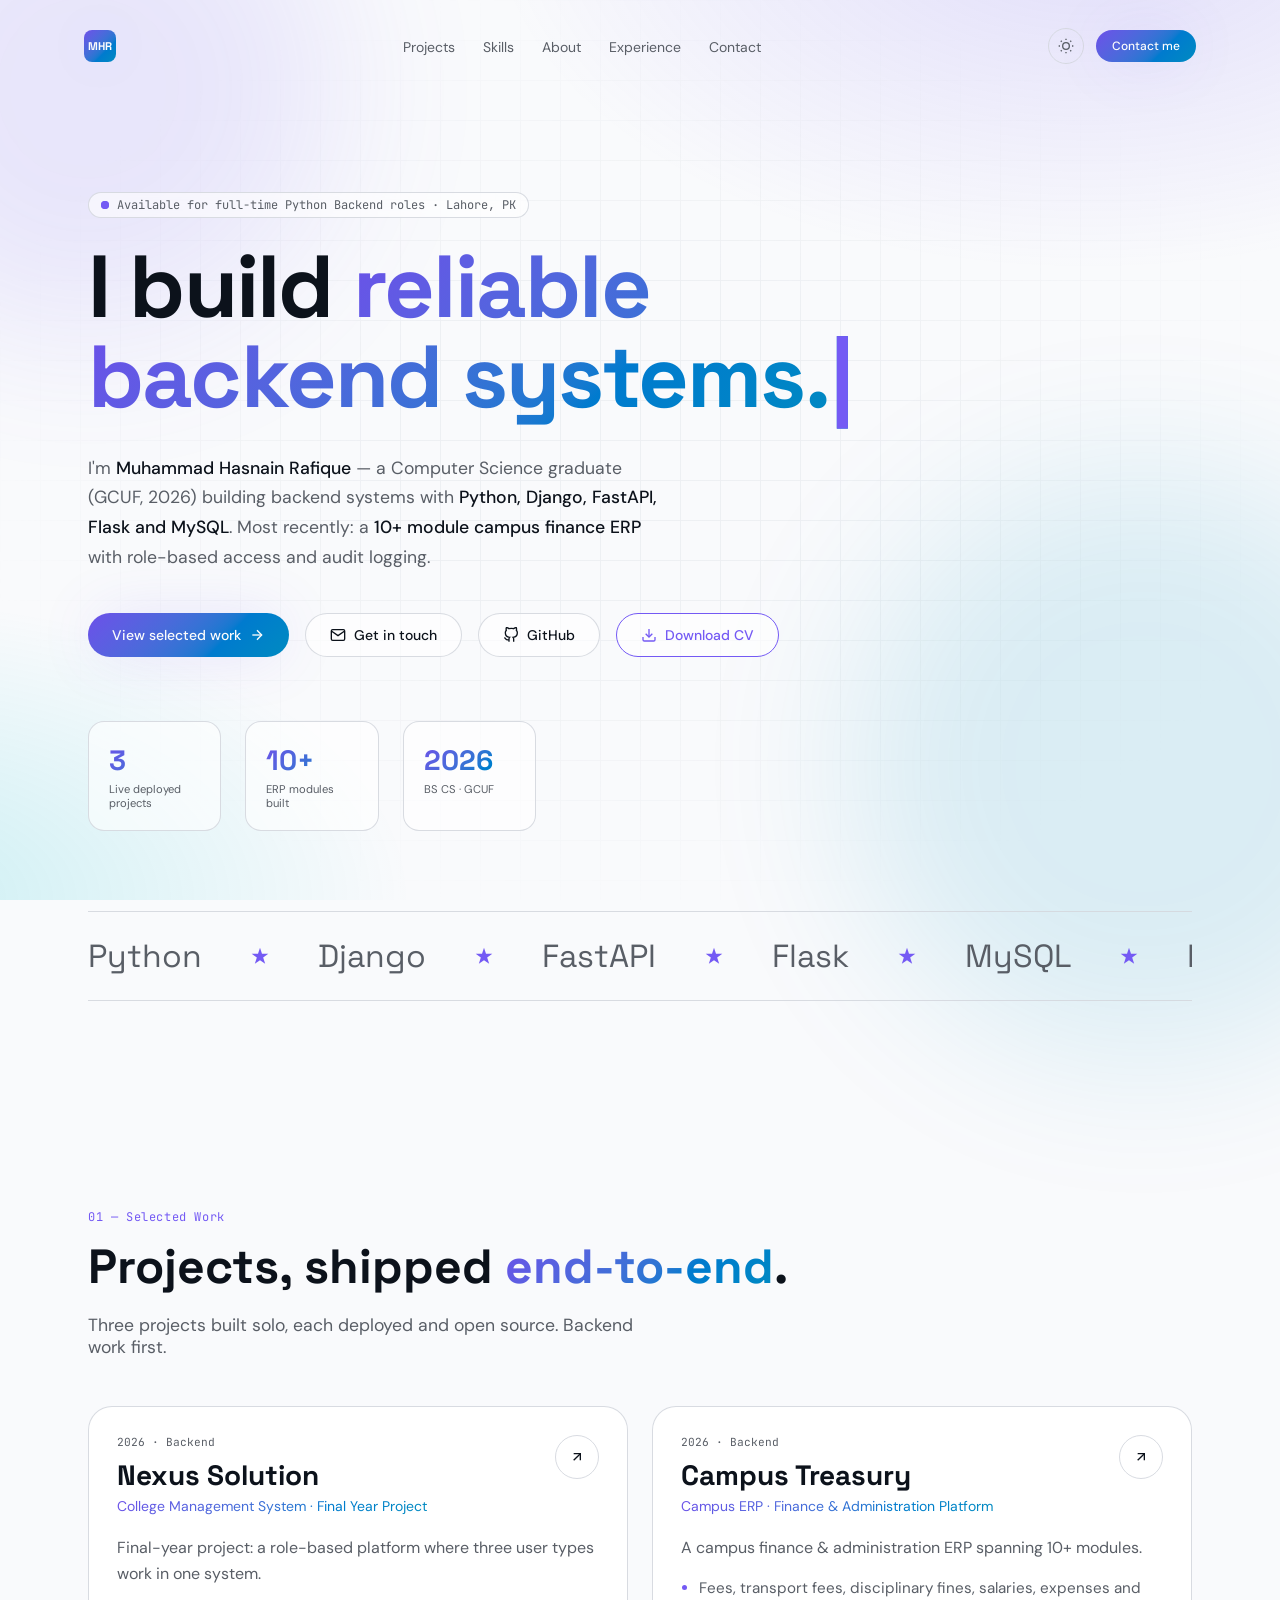
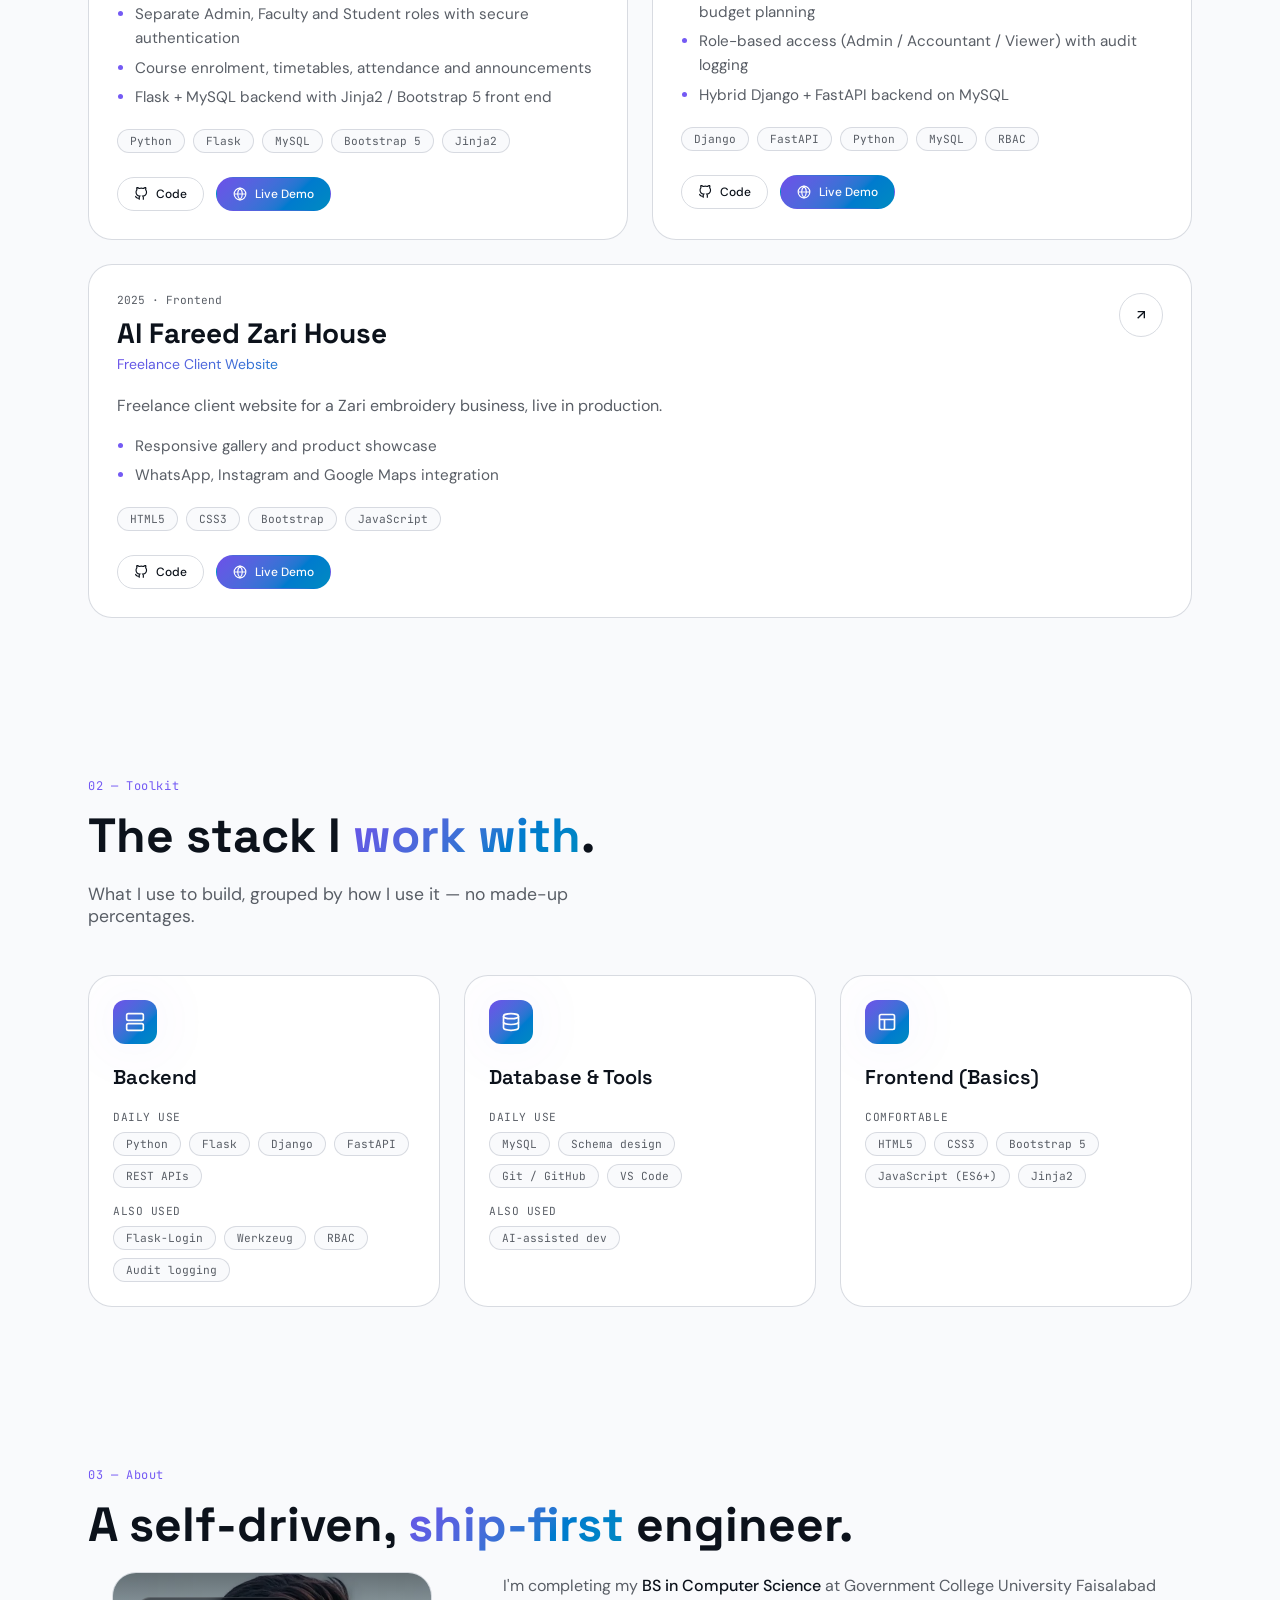
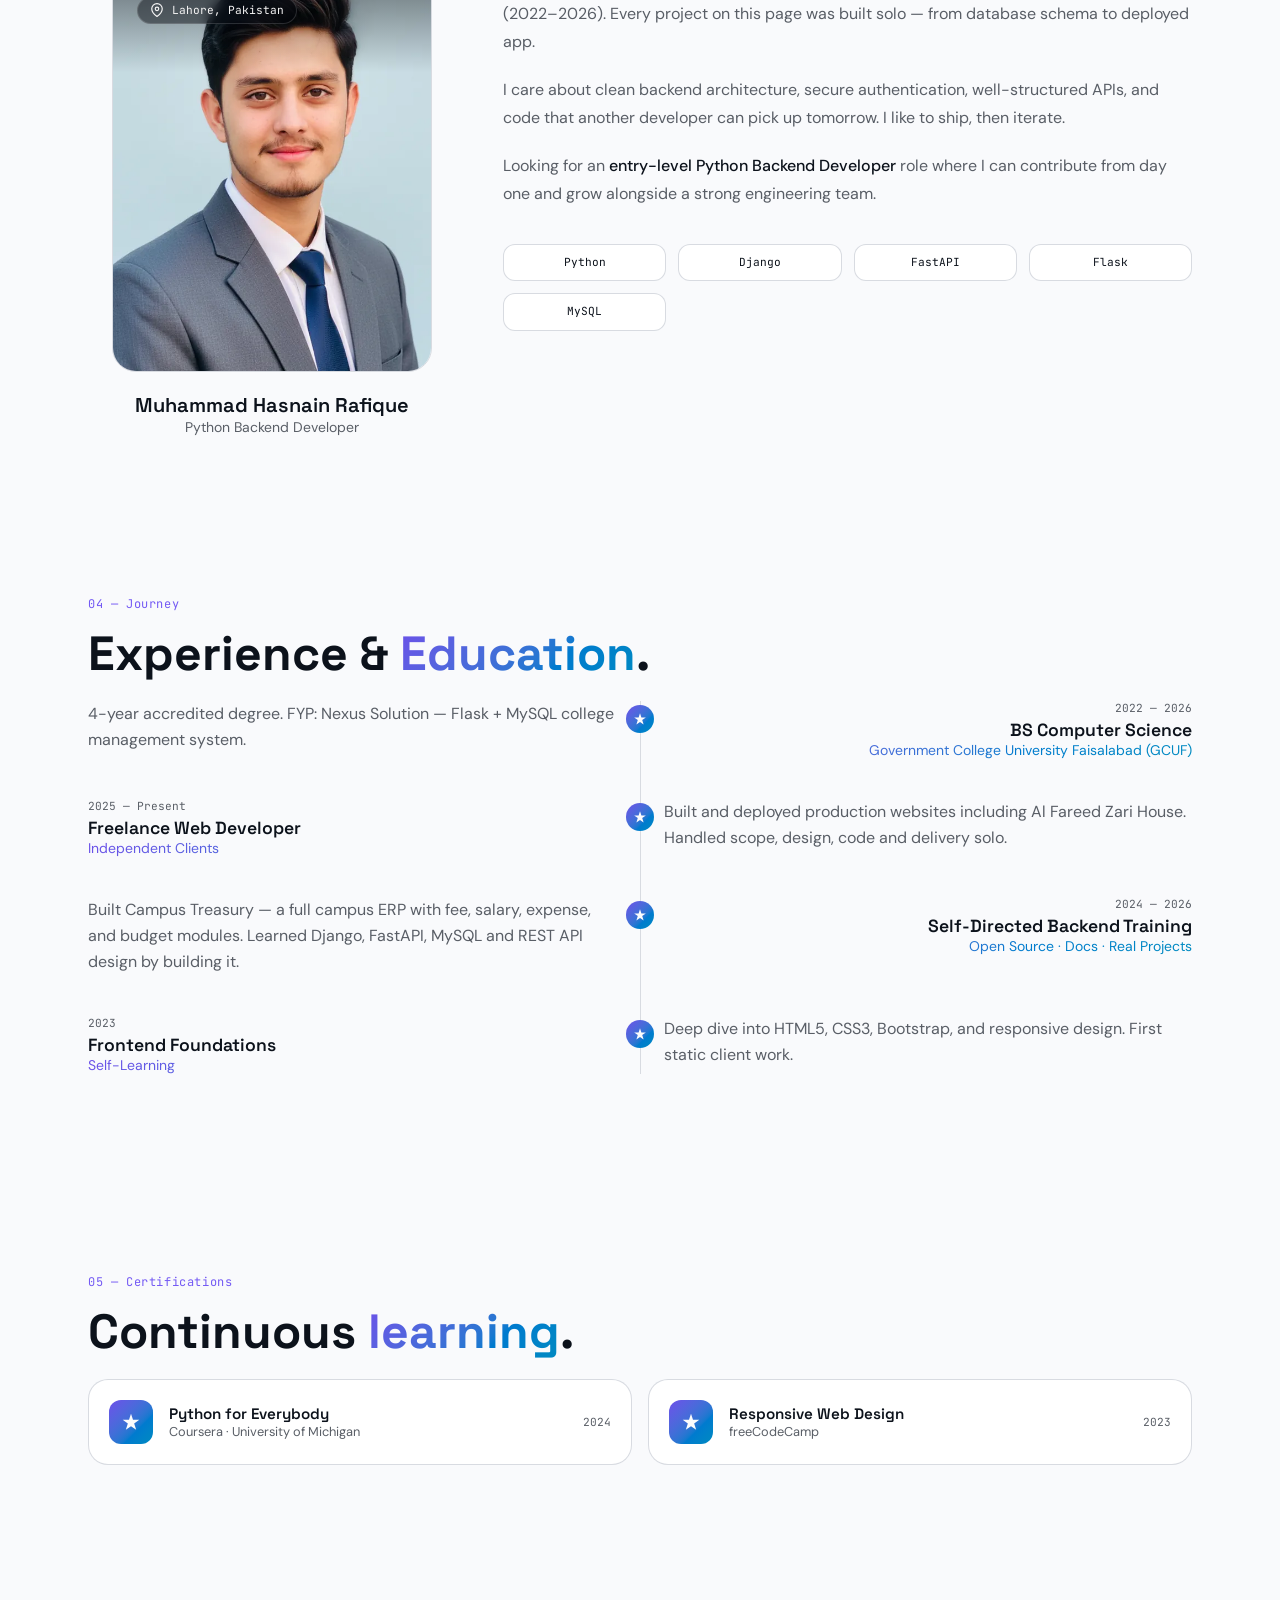
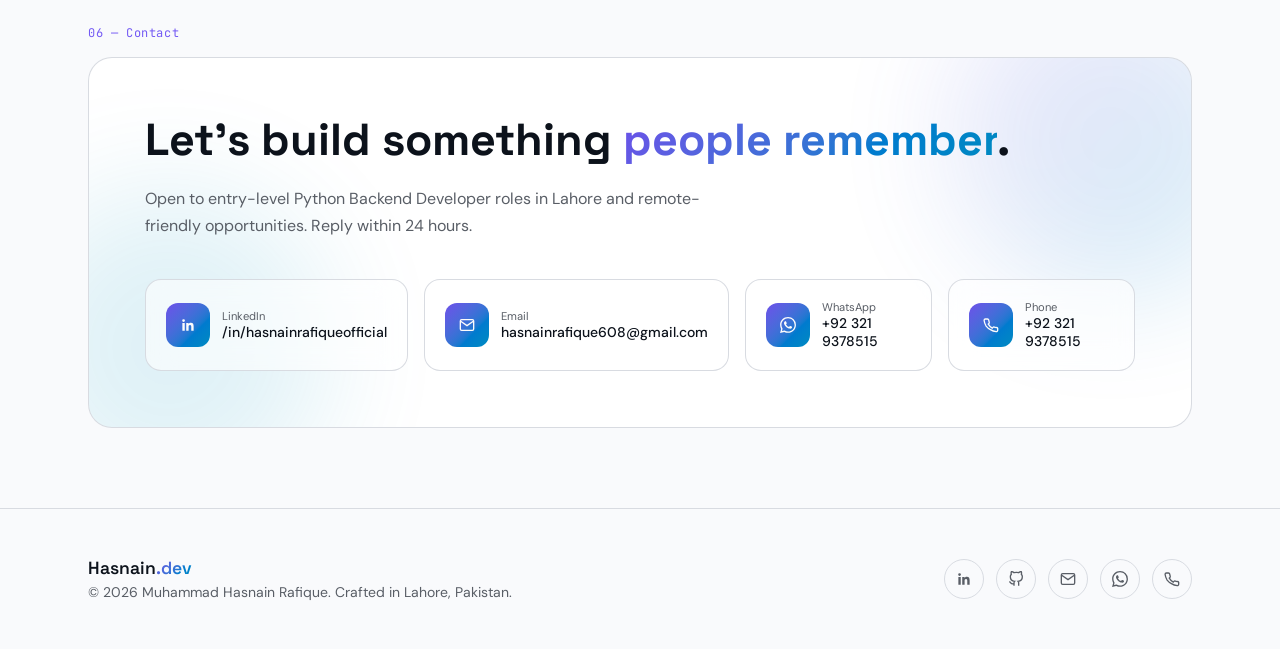
<file: index.html>
<!DOCTYPE html>
<html lang="en">
<head>
<meta charset="UTF-8" />
<meta name="viewport" content="width=device-width, initial-scale=1.0" />
<title>Muhammad Hasnain Rafique — Python Backend Developer</title>
<meta name="description" content="Portfolio of Muhammad Hasnain Rafique — Computer Science graduate building robust backend systems and REST APIs with Python, Django, Flask, FastAPI, and MySQL. Based in Lahore, Pakistan." />
<meta property="og:type" content="website" />
<meta property="og:title" content="Muhammad Hasnain Rafique — Python Backend Developer" />
<meta property="og:description" content="Computer Science graduate building robust backend systems and REST APIs with Python, Django, Flask, FastAPI, and MySQL. Based in Lahore, Pakistan." />
<meta name="theme-color" content="#7c3aed" />
<meta name="twitter:card" content="summary" />
<!-- TODO after deploy: add <meta property="og:url"> and <meta property="og:image"> with your FULL live URLs (e.g. https://YOUR-SITE.vercel.app/profile.webp) -->
<link rel="icon" href="data:image/svg+xml,%3Csvg xmlns='http://www.w3.org/2000/svg' viewBox='0 0 64 64'%3E%3Crect width='64' height='64' rx='14' fill='%237c3aed'/%3E%3Ctext x='32' y='41' font-size='24' font-family='Arial' font-weight='700' text-anchor='middle' fill='white'%3EMHR%3C/text%3E%3C/svg%3E" />
<meta name="twitter:title" content="Muhammad Hasnain Rafique — Python Backend Developer" />
<meta name="twitter:description" content="Computer Science graduate building robust backend systems and REST APIs with Python, Django, Flask, FastAPI, and MySQL." />
<link rel="preconnect" href="https://fonts.googleapis.com" />
<link rel="preconnect" href="https://fonts.gstatic.com" crossorigin />
<link href="https://fonts.googleapis.com/css2?family=Space+Grotesk:wght@400;500;600;700&family=DM+Sans:ital,opsz,wght@0,9..40,300;0,9..40,400;0,9..40,500;1,9..40,400&family=JetBrains+Mono:wght@400;500&display=swap" rel="stylesheet" />
<script>try{var t=localStorage.getItem("theme");if(t==="dark"||(!t&&matchMedia("(prefers-color-scheme: dark)").matches))document.documentElement.classList.add("dark")}catch(e){}</script>
<link rel="stylesheet" href="style.css">
<noscript><style>.reveal,.reveal-left,.reveal-right{opacity:1!important;transform:none!important}</style></noscript>
</head>
<body>
<a href="#main" class="skip-link">Skip to content</a>

<!-- Scroll Progress -->
<div id="scroll-progress"></div>

<!-- Background Layers -->
<div class="bg-hero-layer"></div>
<div class="grid-bg"></div>
<div class="blob-1"></div>
<div class="blob-2"></div>

<!-- ═══ NAVBAR ═══ -->
<nav id="navbar">
  <div class="nav-inner" id="nav-inner">
    <a href="#hero" class="nav-logo">
      <div class="nav-logo-badge">MHR</div>
      <span class="nav-logo-text" style="display:none" id="logo-text">Hasnain<span>.dev</span></span>
    </a>
    <ul class="nav-links">
      <li><a href="#projects">Projects</a></li>
      <li><a href="#skills">Skills</a></li>
      <li><a href="#about">About</a></li>
      <li><a href="#experience">Experience</a></li>
      <li><a href="#contact">Contact</a></li>
    </ul>
    <div class="nav-actions">
      <button class="theme-toggle" id="theme-btn" aria-label="Toggle theme">
        <svg id="theme-icon-sun" width="16" height="16" fill="none" stroke="currentColor" stroke-width="2" viewBox="0 0 24 24"><circle cx="12" cy="12" r="5"/><line x1="12" y1="1" x2="12" y2="3"/><line x1="12" y1="21" x2="12" y2="23"/><line x1="4.22" y1="4.22" x2="5.64" y2="5.64"/><line x1="18.36" y1="18.36" x2="19.78" y2="19.78"/><line x1="1" y1="12" x2="3" y2="12"/><line x1="21" y1="12" x2="23" y2="12"/><line x1="4.22" y1="19.78" x2="5.64" y2="18.36"/><line x1="18.36" y1="5.64" x2="19.78" y2="4.22"/></svg>
        <svg id="theme-icon-moon" width="16" height="16" fill="none" stroke="currentColor" stroke-width="2" viewBox="0 0 24 24" style="display:none"><path d="M21 12.79A9 9 0 1 1 11.21 3 7 7 0 0 0 21 12.79z"/></svg>
      </button>
      <a href="#contact" class="nav-cta">Contact me</a>
      <button class="hamburger" id="hamburger" aria-label="Menu">
        <svg id="ham-open" width="16" height="16" fill="none" stroke="currentColor" stroke-width="2" viewBox="0 0 24 24"><line x1="3" y1="12" x2="21" y2="12"/><line x1="3" y1="6" x2="21" y2="6"/><line x1="3" y1="18" x2="21" y2="18"/></svg>
        <svg id="ham-close" width="16" height="16" fill="none" stroke="currentColor" stroke-width="2" viewBox="0 0 24 24" style="display:none"><line x1="18" y1="6" x2="6" y2="18"/><line x1="6" y1="6" x2="18" y2="18"/></svg>
      </button>
    </div>
  </div>
  <div class="mobile-menu glass" id="mobile-menu">
    <a href="#projects" onclick="closeMob()">Projects</a>
    <a href="#skills" onclick="closeMob()">Skills</a>
    <a href="#about" onclick="closeMob()">About</a>
    <a href="#experience" onclick="closeMob()">Experience</a>
    <a href="#contact" onclick="closeMob()">Contact</a>
  </div>
</nav>

<main id="main">
<!-- ═══ HERO ═══ -->
<section id="hero">
  <div class="container">
    <div class="hero-badge">
      <span class="pulse-dot"></span>
      Available for full-time Python Backend roles · Lahore, PK
    </div>
    <h1 class="hero-h1 font-display">
      I build <span class="accent-animated anim-gradient-pan">reliable</span><br>
      <span id="typewriter" class="caret" style="background:var(--grad-accent);-webkit-background-clip:text;background-clip:text;color:transparent"></span>
    </h1>
    <p class="hero-sub">
      I'm <strong>Muhammad Hasnain Rafique</strong> — a Computer Science graduate (GCUF, 2026) building backend systems with <strong>Python, Django, FastAPI, Flask and MySQL</strong>. Most recently: a <strong>10+ module campus finance ERP</strong> with role-based access and audit logging.
    </p>
    <div class="hero-btns">
      <a href="#projects" class="btn-primary">
        View selected work
        <svg width="16" height="16" fill="none" stroke="currentColor" stroke-width="2" viewBox="0 0 24 24"><line x1="5" y1="12" x2="19" y2="12"/><polyline points="12 5 19 12 12 19"/></svg>
      </a>
      <a href="#contact" class="btn-secondary">
        <svg width="16" height="16" fill="none" stroke="currentColor" stroke-width="2" viewBox="0 0 24 24"><path d="M4 4h16c1.1 0 2 .9 2 2v12c0 1.1-.9 2-2 2H4c-1.1 0-2-.9-2-2V6c0-1.1.9-2 2-2z"/><polyline points="22,6 12,13 2,6"/></svg>
        Get in touch
      </a>
      <a href="https://github.com/hasnainrafique885-oss" target="_blank" rel="noopener" class="btn-secondary">
        <svg width="16" height="16" fill="none" stroke="currentColor" stroke-width="2" viewBox="0 0 24 24"><path d="M9 19c-5 1.5-5-2.5-7-3m14 6v-3.87a3.37 3.37 0 0 0-.94-2.61c3.14-.35 6.44-1.54 6.44-7A5.44 5.44 0 0 0 20 4.77 5.07 5.07 0 0 0 19.91 1S18.73.65 16 2.48a13.38 13.38 0 0 0-7 0C6.27.65 5.09 1 5.09 1A5.07 5.07 0 0 0 5 4.77a5.44 5.44 0 0 0-1.5 3.78c0 5.42 3.3 6.61 6.44 7A3.37 3.37 0 0 0 9 18.13V22"/></svg>
        GitHub
      </a>
      <a href="Hasnain_CV.pdf" download="Muhammad Hasnain Rafique CV.pdf" class="btn-secondary btn-cv" id="cv-download-btn">
        <svg width="16" height="16" fill="none" stroke="currentColor" stroke-width="2" viewBox="0 0 24 24"><path d="M21 15v4a2 2 0 0 1-2 2H5a2 2 0 0 1-2-2v-4"/><polyline points="7 10 12 15 17 10"/><line x1="12" y1="15" x2="12" y2="3"/></svg>
        Download CV
      </a>
    </div>
    <div class="hero-stats">
      <div class="stat-card">
        <div class="stat-val font-display">3</div>
        <div class="stat-label">Live deployed projects</div>
      </div>
      <div class="stat-card">
        <div class="stat-val font-display">10+</div>
        <div class="stat-label">ERP modules built</div>
      </div>
      <div class="stat-card">
        <div class="stat-val font-display">2026</div>
        <div class="stat-label">BS CS · GCUF</div>
      </div>
    </div>
    <div class="marquee-wrap">
      <div class="marquee-track anim-shimmer" id="marquee-track"></div>
    </div>
  </div>
</section>

<!-- ═══ PROJECTS ═══ -->
<section class="port-section" id="projects">
  <div class="container">
    <p class="section-eyebrow font-mono">01 — Selected Work</p>
    <h2 class="section-title font-display">Projects, shipped <span class="text-accent">end-to-end</span>.</h2>
    <p class="section-desc">Three projects built solo, each deployed and open source. Backend work first.</p>
    <div class="projects-grid" id="projects-grid">
      <div class="project-card reveal" data-category="Backend">
        <div class="project-card-glow"></div>
        <div class="project-card-body">
          <div class="project-head">
            <div>
              <div class="project-meta font-mono">2026 · Backend</div>
              <h3 class="project-name font-display">Nexus Solution</h3>
              <p class="project-tag">College Management System · Final Year Project</p>
            </div>
            <div class="project-arrow">
              <svg width="16" height="16" fill="none" stroke="currentColor" stroke-width="2" viewBox="0 0 24 24"><line x1="7" y1="17" x2="17" y2="7"/><polyline points="7 7 17 7 17 17"/></svg>
            </div>
          </div>
          <p class="project-desc">Final-year project: a role-based platform where three user types work in one system.</p>
          <ul class="project-points">
            <li>Separate Admin, Faculty and Student roles with secure authentication</li>
            <li>Course enrolment, timetables, attendance and announcements</li>
            <li>Flask + MySQL backend with Jinja2 / Bootstrap 5 front end</li>
          </ul>
          <div class="project-stack">
            <span class="stack-tag font-mono">Python</span>
            <span class="stack-tag font-mono">Flask</span>
            <span class="stack-tag font-mono">MySQL</span>
            <span class="stack-tag font-mono">Bootstrap 5</span>
            <span class="stack-tag font-mono">Jinja2</span>
          </div>
          <div class="project-links">
            <a href="https://github.com/hasnainrafique885-oss/NEXUS_Solution" target="_blank" rel="noopener" class="link-btn">
              <svg width="14" height="14" fill="none" stroke="currentColor" stroke-width="2" viewBox="0 0 24 24"><path d="M9 19c-5 1.5-5-2.5-7-3m14 6v-3.87a3.37 3.37 0 0 0-.94-2.61c3.14-.35 6.44-1.54 6.44-7A5.44 5.44 0 0 0 20 4.77 5.07 5.07 0 0 0 19.91 1S18.73.65 16 2.48a13.38 13.38 0 0 0-7 0C6.27.65 5.09 1 5.09 1A5.07 5.07 0 0 0 5 4.77a5.44 5.44 0 0 0-1.5 3.78c0 5.42 3.3 6.61 6.44 7A3.37 3.37 0 0 0 9 18.13V22"/></svg>
              Code
            </a>
            <a href="https://nexus-campus-manangement-hub.vercel.app/" target="_blank" rel="noopener" class="link-btn demo">
              <svg width="14" height="14" fill="none" stroke="currentColor" stroke-width="2" viewBox="0 0 24 24"><circle cx="12" cy="12" r="10"/><line x1="2" y1="12" x2="22" y2="12"/><path d="M12 2a15.3 15.3 0 0 1 4 10 15.3 15.3 0 0 1-4 10 15.3 15.3 0 0 1-4-10 15.3 15.3 0 0 1 4-10z"/></svg>
              Live Demo
            </a>
          </div>
        </div>
      </div>

      <div class="project-card reveal" data-category="Backend" style="transition-delay:.08s">
        <div class="project-card-glow"></div>
        <div class="project-card-body">
          <div class="project-head">
            <div>
              <div class="project-meta font-mono">2026 · Backend</div>
              <h3 class="project-name font-display">Campus Treasury</h3>
              <p class="project-tag">Campus ERP · Finance & Administration Platform</p>
            </div>
            <div class="project-arrow">
              <svg width="16" height="16" fill="none" stroke="currentColor" stroke-width="2" viewBox="0 0 24 24"><line x1="7" y1="17" x2="17" y2="7"/><polyline points="7 7 17 7 17 17"/></svg>
            </div>
          </div>
          <p class="project-desc">A campus finance &amp; administration ERP spanning 10+ modules.</p>
          <ul class="project-points">
            <li>Fees, transport fees, disciplinary fines, salaries, expenses and budget planning</li>
            <li>Role-based access (Admin / Accountant / Viewer) with audit logging</li>
            <li>Hybrid Django + FastAPI backend on MySQL</li>
          </ul>
          <div class="project-stack">
            <span class="stack-tag font-mono">Django</span>
            <span class="stack-tag font-mono">FastAPI</span>
            <span class="stack-tag font-mono">Python</span>
            <span class="stack-tag font-mono">MySQL</span>
            <span class="stack-tag font-mono">RBAC</span>
          </div>
          <div class="project-links">
            <a href="https://github.com/hasnainrafique885-oss/CampusTreasury-Web-App" target="_blank" rel="noopener" class="link-btn">
              <svg width="14" height="14" fill="none" stroke="currentColor" stroke-width="2" viewBox="0 0 24 24"><path d="M9 19c-5 1.5-5-2.5-7-3m14 6v-3.87a3.37 3.37 0 0 0-.94-2.61c3.14-.35 6.44-1.54 6.44-7A5.44 5.44 0 0 0 20 4.77 5.07 5.07 0 0 0 19.91 1S18.73.65 16 2.48a13.38 13.38 0 0 0-7 0C6.27.65 5.09 1 5.09 1A5.07 5.07 0 0 0 5 4.77a5.44 5.44 0 0 0-1.5 3.78c0 5.42 3.3 6.61 6.44 7A3.37 3.37 0 0 0 9 18.13V22"/></svg>
              Code
            </a>
            <a href="https://campustreasury-project.wasmer.app/" target="_blank" rel="noopener" class="link-btn demo">
              <svg width="14" height="14" fill="none" stroke="currentColor" stroke-width="2" viewBox="0 0 24 24"><circle cx="12" cy="12" r="10"/><line x1="2" y1="12" x2="22" y2="12"/><path d="M12 2a15.3 15.3 0 0 1 4 10 15.3 15.3 0 0 1-4 10 15.3 15.3 0 0 1-4-10 15.3 15.3 0 0 1 4-10z"/></svg>
              Live Demo
            </a>
          </div>
        </div>
      </div>

      <div class="project-card reveal" data-category="Frontend" style="transition-delay:.16s">
        <div class="project-card-glow"></div>
        <div class="project-card-body">
          <div class="project-head">
            <div>
              <div class="project-meta font-mono">2025 · Frontend</div>
              <h3 class="project-name font-display">Al Fareed Zari House</h3>
              <p class="project-tag">Freelance Client Website</p>
            </div>
            <div class="project-arrow">
              <svg width="16" height="16" fill="none" stroke="currentColor" stroke-width="2" viewBox="0 0 24 24"><line x1="7" y1="17" x2="17" y2="7"/><polyline points="7 7 17 7 17 17"/></svg>
            </div>
          </div>
          <p class="project-desc">Freelance client website for a Zari embroidery business, live in production.</p>
          <ul class="project-points">
            <li>Responsive gallery and product showcase</li>
            <li>WhatsApp, Instagram and Google Maps integration</li>
          </ul>
          <div class="project-stack">
            <span class="stack-tag font-mono">HTML5</span>
            <span class="stack-tag font-mono">CSS3</span>
            <span class="stack-tag font-mono">Bootstrap</span>
            <span class="stack-tag font-mono">JavaScript</span>
          </div>
          <div class="project-links">
            <a href="https://github.com/hasnainrafique885-oss/Al-Fareed-Zarri-house" target="_blank" rel="noopener" class="link-btn">
              <svg width="14" height="14" fill="none" stroke="currentColor" stroke-width="2" viewBox="0 0 24 24"><path d="M9 19c-5 1.5-5-2.5-7-3m14 6v-3.87a3.37 3.37 0 0 0-.94-2.61c3.14-.35 6.44-1.54 6.44-7A5.44 5.44 0 0 0 20 4.77 5.07 5.07 0 0 0 19.91 1S18.73.65 16 2.48a13.38 13.38 0 0 0-7 0C6.27.65 5.09 1 5.09 1A5.07 5.07 0 0 0 5 4.77a5.44 5.44 0 0 0-1.5 3.78c0 5.42 3.3 6.61 6.44 7A3.37 3.37 0 0 0 9 18.13V22"/></svg>
              Code
            </a>
            <a href="https://al-fareed-zarri-house.vercel.app/" target="_blank" rel="noopener" class="link-btn demo">
              <svg width="14" height="14" fill="none" stroke="currentColor" stroke-width="2" viewBox="0 0 24 24"><circle cx="12" cy="12" r="10"/><line x1="2" y1="12" x2="22" y2="12"/><path d="M12 2a15.3 15.3 0 0 1 4 10 15.3 15.3 0 0 1-4 10 15.3 15.3 0 0 1-4-10 15.3 15.3 0 0 1 4-10z"/></svg>
              Live Demo
            </a>
          </div>
        </div>
      </div>
    </div>
  </div>
</section>

<!-- ═══ SKILLS ═══ -->
<section class="port-section" id="skills">
  <div class="container">
    <p class="section-eyebrow font-mono">02 — Toolkit</p>
    <h2 class="section-title font-display">The stack I <span class="text-accent">work with</span>.</h2>
    <p class="section-desc">What I use to build, grouped by how I use it — no made-up percentages.</p>
    <div class="skills-grid">
      <div class="skill-card reveal">
        <div class="skill-card-glow"></div>
        <div class="skill-icon">
          <svg width="20" height="20" fill="none" stroke="currentColor" stroke-width="2" viewBox="0 0 24 24"><rect x="2" y="2" width="20" height="8" rx="2" ry="2"/><rect x="2" y="14" width="20" height="8" rx="2" ry="2"/><line x1="6" y1="6" x2="6.01" y2="6"/><line x1="6" y1="18" x2="6.01" y2="18"/></svg>
        </div>
        <h3 class="skill-cat font-display">Backend</h3>
        <p class="skill-level font-mono">Daily use</p>
        <div class="skill-tags"><span class="stack-tag font-mono">Python</span><span class="stack-tag font-mono">Flask</span><span class="stack-tag font-mono">Django</span><span class="stack-tag font-mono">FastAPI</span><span class="stack-tag font-mono">REST APIs</span></div>
        <p class="skill-level font-mono">Also used</p>
        <div class="skill-tags"><span class="stack-tag font-mono">Flask-Login</span><span class="stack-tag font-mono">Werkzeug</span><span class="stack-tag font-mono">RBAC</span><span class="stack-tag font-mono">Audit logging</span></div>
      </div>
      <div class="skill-card reveal" style="transition-delay:0.08s">
        <div class="skill-card-glow"></div>
        <div class="skill-icon">
          <svg width="20" height="20" fill="none" stroke="currentColor" stroke-width="2" viewBox="0 0 24 24"><ellipse cx="12" cy="5" rx="9" ry="3"/><path d="M21 12c0 1.66-4 3-9 3s-9-1.34-9-3"/><path d="M3 5v14c0 1.66 4 3 9 3s9-1.34 9-3V5"/></svg>
        </div>
        <h3 class="skill-cat font-display">Database & Tools</h3>
        <p class="skill-level font-mono">Daily use</p>
        <div class="skill-tags"><span class="stack-tag font-mono">MySQL</span><span class="stack-tag font-mono">Schema design</span><span class="stack-tag font-mono">Git / GitHub</span><span class="stack-tag font-mono">VS Code</span></div>
        <p class="skill-level font-mono">Also used</p>
        <div class="skill-tags"><span class="stack-tag font-mono">AI-assisted dev</span></div>
      </div>
      <div class="skill-card reveal" style="transition-delay:0.16s">
        <div class="skill-card-glow"></div>
        <div class="skill-icon">
          <svg width="20" height="20" fill="none" stroke="currentColor" stroke-width="2" viewBox="0 0 24 24"><rect x="3" y="3" width="18" height="18" rx="2" ry="2"/><line x1="3" y1="9" x2="21" y2="9"/><line x1="9" y1="21" x2="9" y2="9"/></svg>
        </div>
        <h3 class="skill-cat font-display">Frontend (Basics)</h3>
        <p class="skill-level font-mono">Comfortable</p>
        <div class="skill-tags"><span class="stack-tag font-mono">HTML5</span><span class="stack-tag font-mono">CSS3</span><span class="stack-tag font-mono">Bootstrap 5</span><span class="stack-tag font-mono">JavaScript (ES6+)</span><span class="stack-tag font-mono">Jinja2</span></div>
      </div>
    </div>
  </div>
</section>

<!-- ═══ ABOUT ═══ -->
<section class="port-section" id="about">
  <div class="container">
    <p class="section-eyebrow font-mono">03 — About</p>
    <h2 class="section-title font-display">A self-driven, <span class="text-accent">ship-first</span> engineer.</h2>
    <div class="about-grid">
      <div class="reveal-left">
        <div class="about-card-wrap">
          <div class="about-card">
            <img src="profile.webp" alt="Muhammad Hasnain Rafique" class="about-photo-bg" />
            <div class="about-card-inner">
              <div class="about-location">
                <svg width="14" height="14" fill="none" stroke="currentColor" stroke-width="2" viewBox="0 0 24 24"><path d="M21 10c0 7-9 13-9 13s-9-6-9-13a9 9 0 0 1 18 0z"/><circle cx="12" cy="10" r="3"/></svg>
                Lahore, Pakistan
              </div>
            </div>
          </div>
          <div class="about-caption">
            <p class="about-name font-display">Muhammad Hasnain Rafique</p>
            <p class="about-role">Python Backend Developer</p>
          </div>
        </div>
      </div>
      <div class="reveal-right about-text">
        <p>I'm completing my <strong>BS in Computer Science</strong> at Government College University Faisalabad (2022–2026). Every project on this page was built solo — from database schema to deployed app.</p>
        <p>I care about clean backend architecture, secure authentication, well-structured APIs, and code that another developer can pick up tomorrow. I like to ship, then iterate.</p>
        <p>Looking for an <strong>entry-level Python Backend Developer</strong> role where I can contribute from day one and grow alongside a strong engineering team.</p>
        <div class="tech-pills">
          <div class="tech-pill font-mono">Python</div>
          <div class="tech-pill font-mono">Django</div>
          <div class="tech-pill font-mono">FastAPI</div>
          <div class="tech-pill font-mono">Flask</div>
          <div class="tech-pill font-mono">MySQL</div>
        </div>
      </div>
    </div>
  </div>
</section>

<!-- ═══ EXPERIENCE / EDUCATION ═══ -->
<section class="port-section" id="experience">
  <div class="container">
    <p class="section-eyebrow font-mono">04 — Journey</p>
    <h2 class="section-title font-display">Experience & <span class="text-accent">Education</span>.</h2>
    <div class="timeline">
      <div class="timeline-line"></div>
      <div class="timeline-item even reveal">
        <div class="timeline-dot">
          <svg width="14" height="14" fill="currentColor" viewBox="0 0 24 24"><path d="M12 2l2.4 7.4H22l-6.2 4.5 2.4 7.4L12 17 5.8 21.3l2.4-7.4L2 9.4h7.6z"/></svg>
        </div>
        <div class="timeline-info">
          <div class="timeline-date font-mono">2022 — 2026</div>
          <h3 class="timeline-title font-display">BS Computer Science</h3>
          <p class="timeline-org">Government College University Faisalabad (GCUF)</p>
        </div>
        <div class="timeline-desc">4-year accredited degree. FYP: Nexus Solution — Flask + MySQL college management system.</div>
      </div>
      <div class="timeline-item odd reveal">
        <div class="timeline-dot">
          <svg width="14" height="14" fill="currentColor" viewBox="0 0 24 24"><path d="M12 2l2.4 7.4H22l-6.2 4.5 2.4 7.4L12 17 5.8 21.3l2.4-7.4L2 9.4h7.6z"/></svg>
        </div>
        <div class="timeline-info">
          <div class="timeline-date font-mono">2025 — Present</div>
          <h3 class="timeline-title font-display">Freelance Web Developer</h3>
          <p class="timeline-org">Independent Clients</p>
        </div>
        <div class="timeline-desc">Built and deployed production websites including Al Fareed Zari House. Handled scope, design, code and delivery solo.</div>
      </div>
      <div class="timeline-item even reveal">
        <div class="timeline-dot">
          <svg width="14" height="14" fill="currentColor" viewBox="0 0 24 24"><path d="M12 2l2.4 7.4H22l-6.2 4.5 2.4 7.4L12 17 5.8 21.3l2.4-7.4L2 9.4h7.6z"/></svg>
        </div>
        <div class="timeline-info">
          <div class="timeline-date font-mono">2024 — 2026</div>
          <h3 class="timeline-title font-display">Self-Directed Backend Training</h3>
          <p class="timeline-org">Open Source · Docs · Real Projects</p>
        </div>
        <div class="timeline-desc">Built Campus Treasury — a full campus ERP with fee, salary, expense, and budget modules. Learned Django, FastAPI, MySQL and REST API design by building it.</div>
      </div>
      <div class="timeline-item odd reveal">
        <div class="timeline-dot">
          <svg width="14" height="14" fill="currentColor" viewBox="0 0 24 24"><path d="M12 2l2.4 7.4H22l-6.2 4.5 2.4 7.4L12 17 5.8 21.3l2.4-7.4L2 9.4h7.6z"/></svg>
        </div>
        <div class="timeline-info">
          <div class="timeline-date font-mono">2023</div>
          <h3 class="timeline-title font-display">Frontend Foundations</h3>
          <p class="timeline-org">Self-Learning</p>
        </div>
        <div class="timeline-desc">Deep dive into HTML5, CSS3, Bootstrap, and responsive design. First static client work.</div>
      </div>
    </div>
  </div>
</section>

<!-- ═══ CERTIFICATIONS ═══ -->
<section class="port-section">
  <div class="container">
    <p class="section-eyebrow font-mono">05 — Certifications</p>
    <h2 class="section-title font-display">Continuous <span class="text-accent">learning</span>.</h2>
    <div class="certs-grid">
      <div class="cert-card reveal-left">
        <div class="cert-left">
          <div class="cert-icon"><svg width="20" height="20" fill="currentColor" viewBox="0 0 24 24"><path d="M12 2l2.4 7.4H22l-6.2 4.5 2.4 7.4L12 17 5.8 21.3l2.4-7.4L2 9.4h7.6z"/></svg></div>
          <div>
            <div class="cert-name font-display">Python for Everybody</div>
            <div class="cert-org">Coursera · University of Michigan</div>
          </div>
        </div>
        <div class="cert-year font-mono">2024</div>
      </div>
      <div class="cert-card reveal-right">
        <div class="cert-left">
          <div class="cert-icon"><svg width="20" height="20" fill="currentColor" viewBox="0 0 24 24"><path d="M12 2l2.4 7.4H22l-6.2 4.5 2.4 7.4L12 17 5.8 21.3l2.4-7.4L2 9.4h7.6z"/></svg></div>
          <div>
            <div class="cert-name font-display">Responsive Web Design</div>
            <div class="cert-org">freeCodeCamp</div>
          </div>
        </div>
        <div class="cert-year font-mono">2023</div>
      </div>
    </div>
  </div>
</section>

<!-- ═══ CONTACT ═══ -->
<section class="port-section" id="contact">
  <div class="container">
    <p class="section-eyebrow font-mono">06 — Contact</p>
    <div class="contact-box reveal">
      <div class="contact-blob-1"></div>
      <div class="contact-blob-2"></div>
      <div class="contact-inner">
        <div>
          <h2 class="contact-h2 font-display">Let's build something <span class="text-accent">people remember</span>.</h2>
          <p class="contact-sub">Open to entry-level Python Backend Developer roles in Lahore and remote-friendly opportunities. Reply within 24 hours.</p>
          <div class="contact-links">
            <a href="https://www.linkedin.com/in/hasnainrafiqueofficial/" target="_blank" rel="noopener" class="contact-link">
              <div class="contact-link-icon"><svg width="16" height="16" fill="currentColor" viewBox="0 0 24 24"><path d="M20.447 20.452h-3.554v-5.569c0-1.328-.027-3.037-1.852-3.037-1.853 0-2.136 1.445-2.136 2.939v5.667H9.351V9h3.414v1.561h.046c.477-.9 1.637-1.85 3.37-1.85 3.601 0 4.267 2.37 4.267 5.455v6.286zM5.337 7.433a2.062 2.062 0 1 1 0-4.125 2.062 2.062 0 0 1 0 4.125zM7.114 20.452H3.558V9h3.556v11.452z"/></svg></div>
              <div>
                <div class="contact-link-label">LinkedIn</div>
                <div class="contact-link-val">/in/hasnainrafiqueofficial</div>
              </div>
            </a>
            <a href="mailto:hasnainrafique608@gmail.com" class="contact-link">
              <div class="contact-link-icon"><svg width="16" height="16" fill="none" stroke="currentColor" stroke-width="2" viewBox="0 0 24 24"><path d="M4 4h16c1.1 0 2 .9 2 2v12c0 1.1-.9 2-2 2H4c-1.1 0-2-.9-2-2V6c0-1.1.9-2 2-2z"/><polyline points="22,6 12,13 2,6"/></svg></div>
              <div>
                <div class="contact-link-label">Email</div>
                <div class="contact-link-val">hasnainrafique608@gmail.com</div>
              </div>
            </a>
            <a href="https://wa.me/923219378515" target="_blank" rel="noopener" class="contact-link">
              <div class="contact-link-icon"><svg fill="currentColor" viewBox="0 0 24 24" width="16" height="16"><path d="M17.472 14.382c-.297-.149-1.758-.867-2.03-.967-.273-.099-.471-.148-.67.15-.197.297-.767.966-.94 1.164-.173.199-.347.223-.644.075-.297-.15-1.255-.463-2.39-1.475-.883-.788-1.48-1.761-1.653-2.059-.173-.297-.018-.458.13-.606.134-.133.298-.347.446-.52.149-.174.198-.298.298-.497.099-.198.05-.371-.025-.52-.075-.149-.669-1.612-.916-2.207-.242-.579-.487-.5-.669-.51-.173-.008-.371-.01-.57-.01-.198 0-.52.074-.792.372-.272.297-1.04 1.016-1.04 2.479 0 1.462 1.065 2.875 1.213 3.074.149.198 2.096 3.2 5.077 4.487.709.306 1.262.489 1.694.625.712.227 1.36.195 1.871.118.571-.085 1.758-.719 2.006-1.413.248-.694.248-1.289.173-1.413-.074-.124-.272-.198-.57-.347m-5.421 7.403h-.004a9.87 9.87 0 01-5.031-1.378l-.361-.214-3.741.982.998-3.648-.235-.374a9.86 9.86 0 01-1.51-5.26c.001-5.45 4.436-9.884 9.888-9.884 2.64 0 5.122 1.03 6.988 2.898a9.825 9.825 0 012.893 6.994c-.003 5.45-4.437 9.884-9.885 9.884m8.413-18.297A11.815 11.815 0 0012.05 0C5.495 0 .16 5.335.157 11.892c0 2.096.547 4.142 1.588 5.945L.057 24l6.305-1.654a11.882 11.882 0 005.683 1.448h.005c6.554 0 11.89-5.335 11.893-11.893a11.821 11.821 0 00-3.48-8.413z"/></svg></div>
              <div>
                <div class="contact-link-label">WhatsApp</div>
                <div class="contact-link-val">+92 321 9378515</div>
              </div>
            </a>
            <a href="tel:+923219378515" class="contact-link">
              <div class="contact-link-icon"><svg width="16" height="16" fill="none" stroke="currentColor" stroke-width="2" viewBox="0 0 24 24"><path d="M22 16.92v3a2 2 0 0 1-2.18 2 19.79 19.79 0 0 1-8.63-3.07A19.5 19.5 0 0 1 4.69 13.6a19.79 19.79 0 0 1-3.07-8.67A2 2 0 0 1 3.6 3h3a2 2 0 0 1 2 1.72c.127.96.361 1.903.7 2.81a2 2 0 0 1-.45 2.11L7.91 10.6a16 16 0 0 0 6 6l.91-1.04a2 2 0 0 1 2.11-.45c.907.339 1.85.573 2.81.7A2 2 0 0 1 22 16.92z"/></svg></div>
              <div>
                <div class="contact-link-label">Phone</div>
                <div class="contact-link-val">+92 321 9378515</div>
              </div>
            </a>
          </div>
        </div>

      </div>
    </div>
  </div>
</section>
</main>

<!-- ═══ FOOTER ═══ -->
<footer>
  <div class="footer-inner">
    <div>
      <div class="footer-logo font-display">Hasnain<span>.dev</span></div>
      <p class="footer-copy">© 2026 Muhammad Hasnain Rafique. Crafted in Lahore, Pakistan.</p>
    </div>
    <div class="footer-icons">
      <a href="https://www.linkedin.com/in/hasnainrafiqueofficial/" target="_blank" rel="noopener" class="footer-icon" aria-label="LinkedIn">
        <svg width="16" height="16" fill="currentColor" viewBox="0 0 24 24"><path d="M20.447 20.452h-3.554v-5.569c0-1.328-.027-3.037-1.852-3.037-1.853 0-2.136 1.445-2.136 2.939v5.667H9.351V9h3.414v1.561h.046c.477-.9 1.637-1.85 3.37-1.85 3.601 0 4.267 2.37 4.267 5.455v6.286zM5.337 7.433a2.062 2.062 0 1 1 0-4.125 2.062 2.062 0 0 1 0 4.125zM7.114 20.452H3.558V9h3.556v11.452z"/></svg>
      </a>
      <a href="https://github.com/hasnainrafique885-oss" target="_blank" rel="noopener" class="footer-icon" aria-label="GitHub">
        <svg fill="none" stroke="currentColor" stroke-width="2" viewBox="0 0 24 24"><path d="M9 19c-5 1.5-5-2.5-7-3m14 6v-3.87a3.37 3.37 0 0 0-.94-2.61c3.14-.35 6.44-1.54 6.44-7A5.44 5.44 0 0 0 20 4.77 5.07 5.07 0 0 0 19.91 1S18.73.65 16 2.48a13.38 13.38 0 0 0-7 0C6.27.65 5.09 1 5.09 1A5.07 5.07 0 0 0 5 4.77a5.44 5.44 0 0 0-1.5 3.78c0 5.42 3.3 6.61 6.44 7A3.37 3.37 0 0 0 9 18.13V22"/></svg>
      </a>
      <a href="mailto:hasnainrafique608@gmail.com" class="footer-icon" aria-label="Email">
        <svg fill="none" stroke="currentColor" stroke-width="2" viewBox="0 0 24 24"><path d="M4 4h16c1.1 0 2 .9 2 2v12c0 1.1-.9 2-2 2H4c-1.1 0-2-.9-2-2V6c0-1.1.9-2 2-2z"/><polyline points="22,6 12,13 2,6"/></svg>
      </a>
      <a href="https://wa.me/923219378515" target="_blank" rel="noopener" class="footer-icon" aria-label="WhatsApp">
        <svg fill="currentColor" viewBox="0 0 24 24" width="16" height="16"><path d="M17.472 14.382c-.297-.149-1.758-.867-2.03-.967-.273-.099-.471-.148-.67.15-.197.297-.767.966-.94 1.164-.173.199-.347.223-.644.075-.297-.15-1.255-.463-2.39-1.475-.883-.788-1.48-1.761-1.653-2.059-.173-.297-.018-.458.13-.606.134-.133.298-.347.446-.52.149-.174.198-.298.298-.497.099-.198.05-.371-.025-.52-.075-.149-.669-1.612-.916-2.207-.242-.579-.487-.5-.669-.51-.173-.008-.371-.01-.57-.01-.198 0-.52.074-.792.372-.272.297-1.04 1.016-1.04 2.479 0 1.462 1.065 2.875 1.213 3.074.149.198 2.096 3.2 5.077 4.487.709.306 1.262.489 1.694.625.712.227 1.36.195 1.871.118.571-.085 1.758-.719 2.006-1.413.248-.694.248-1.289.173-1.413-.074-.124-.272-.198-.57-.347m-5.421 7.403h-.004a9.87 9.87 0 01-5.031-1.378l-.361-.214-3.741.982.998-3.648-.235-.374a9.86 9.86 0 01-1.51-5.26c.001-5.45 4.436-9.884 9.888-9.884 2.64 0 5.122 1.03 6.988 2.898a9.825 9.825 0 012.893 6.994c-.003 5.45-4.437 9.884-9.885 9.884m8.413-18.297A11.815 11.815 0 0012.05 0C5.495 0 .16 5.335.157 11.892c0 2.096.547 4.142 1.588 5.945L.057 24l6.305-1.654a11.882 11.882 0 005.683 1.448h.005c6.554 0 11.89-5.335 11.893-11.893a11.821 11.821 0 00-3.48-8.413z"/></svg>
      </a>
      <a href="tel:+923219378515" class="footer-icon" aria-label="Phone">
        <svg fill="none" stroke="currentColor" stroke-width="2" viewBox="0 0 24 24"><path d="M22 16.92v3a2 2 0 0 1-2.18 2 19.79 19.79 0 0 1-8.63-3.07A19.5 19.5 0 0 1 4.69 13.6a19.79 19.79 0 0 1-3.07-8.67A2 2 0 0 1 3.6 3h3a2 2 0 0 1 2 1.72c.127.96.361 1.903.7 2.81a2 2 0 0 1-.45 2.11L7.91 10.6a16 16 0 0 0 6 6l.91-1.04a2 2 0 0 1 2.11-.45c.907.339 1.85.573 2.81.7A2 2 0 0 1 22 16.92z"/></svg>
      </a>
    </div>
  </div>
</footer>

<script src="script.js"></script>
</body>
</html>
</file>
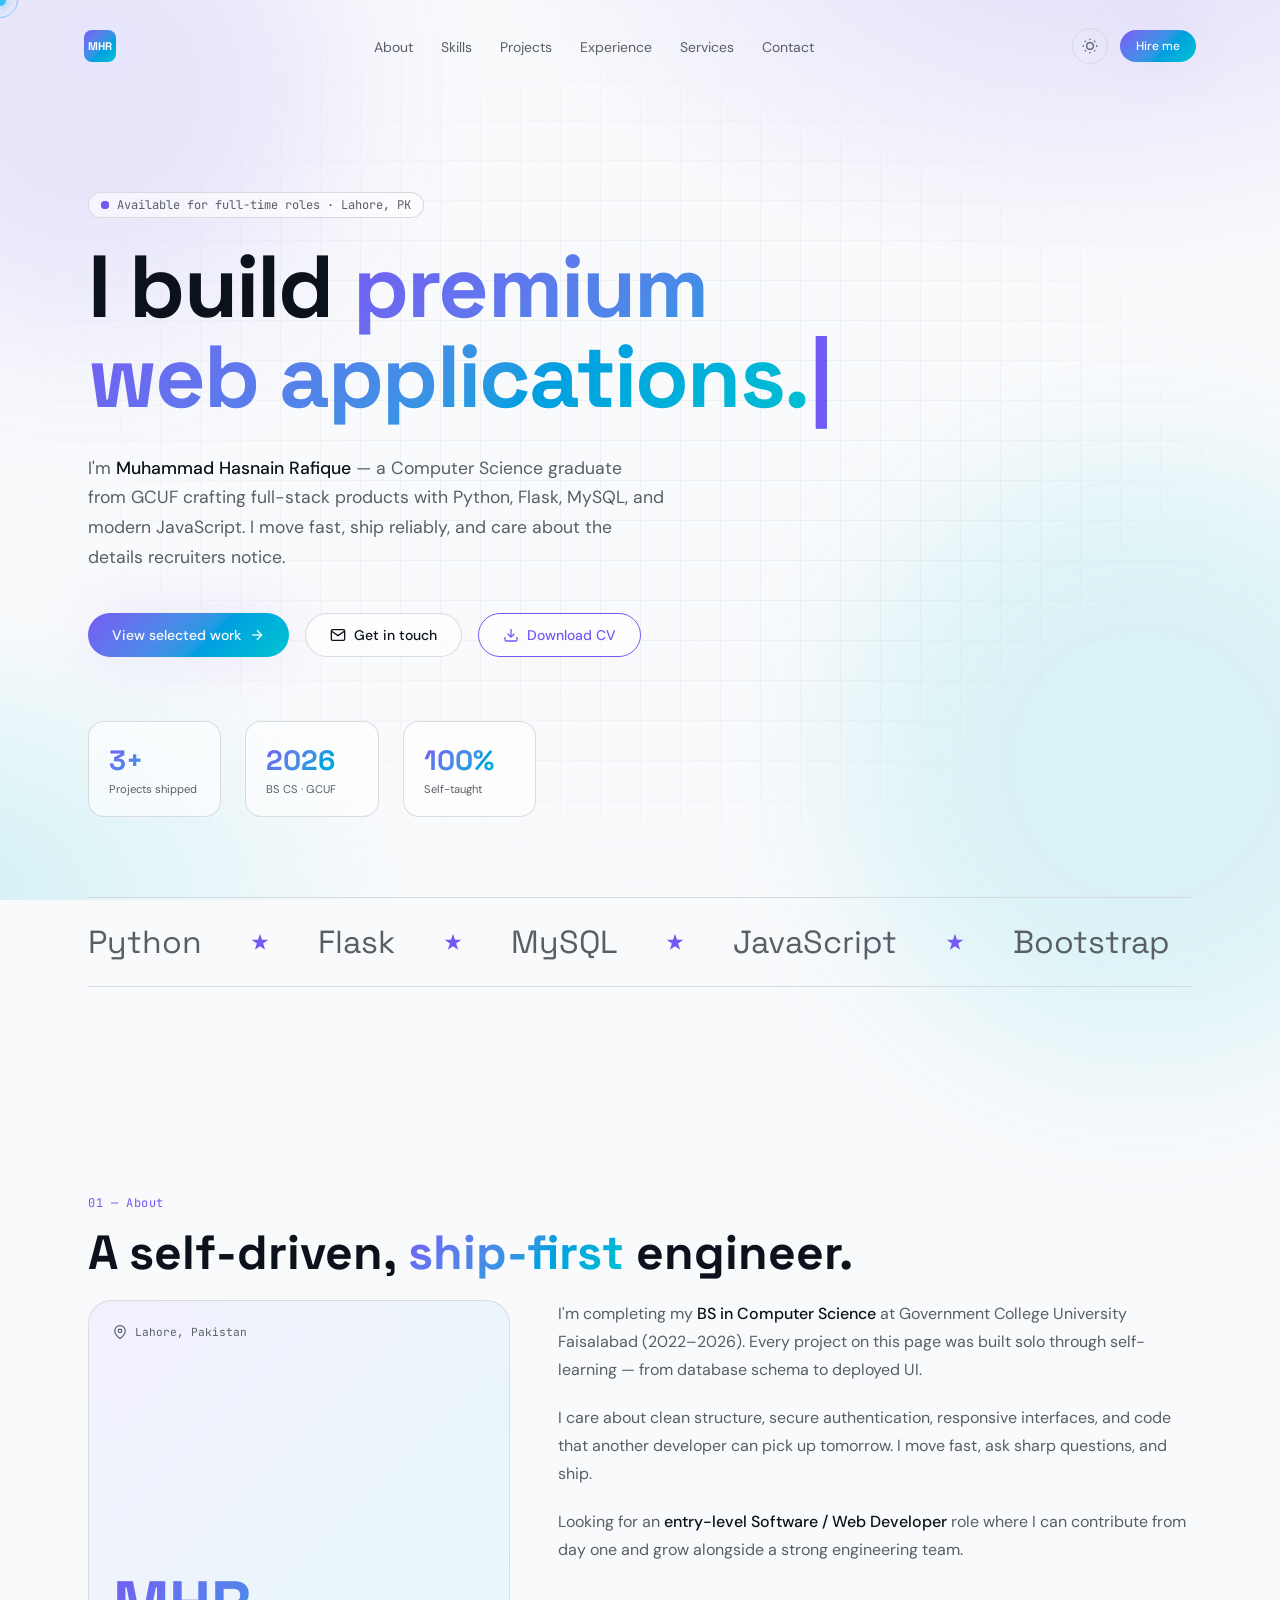
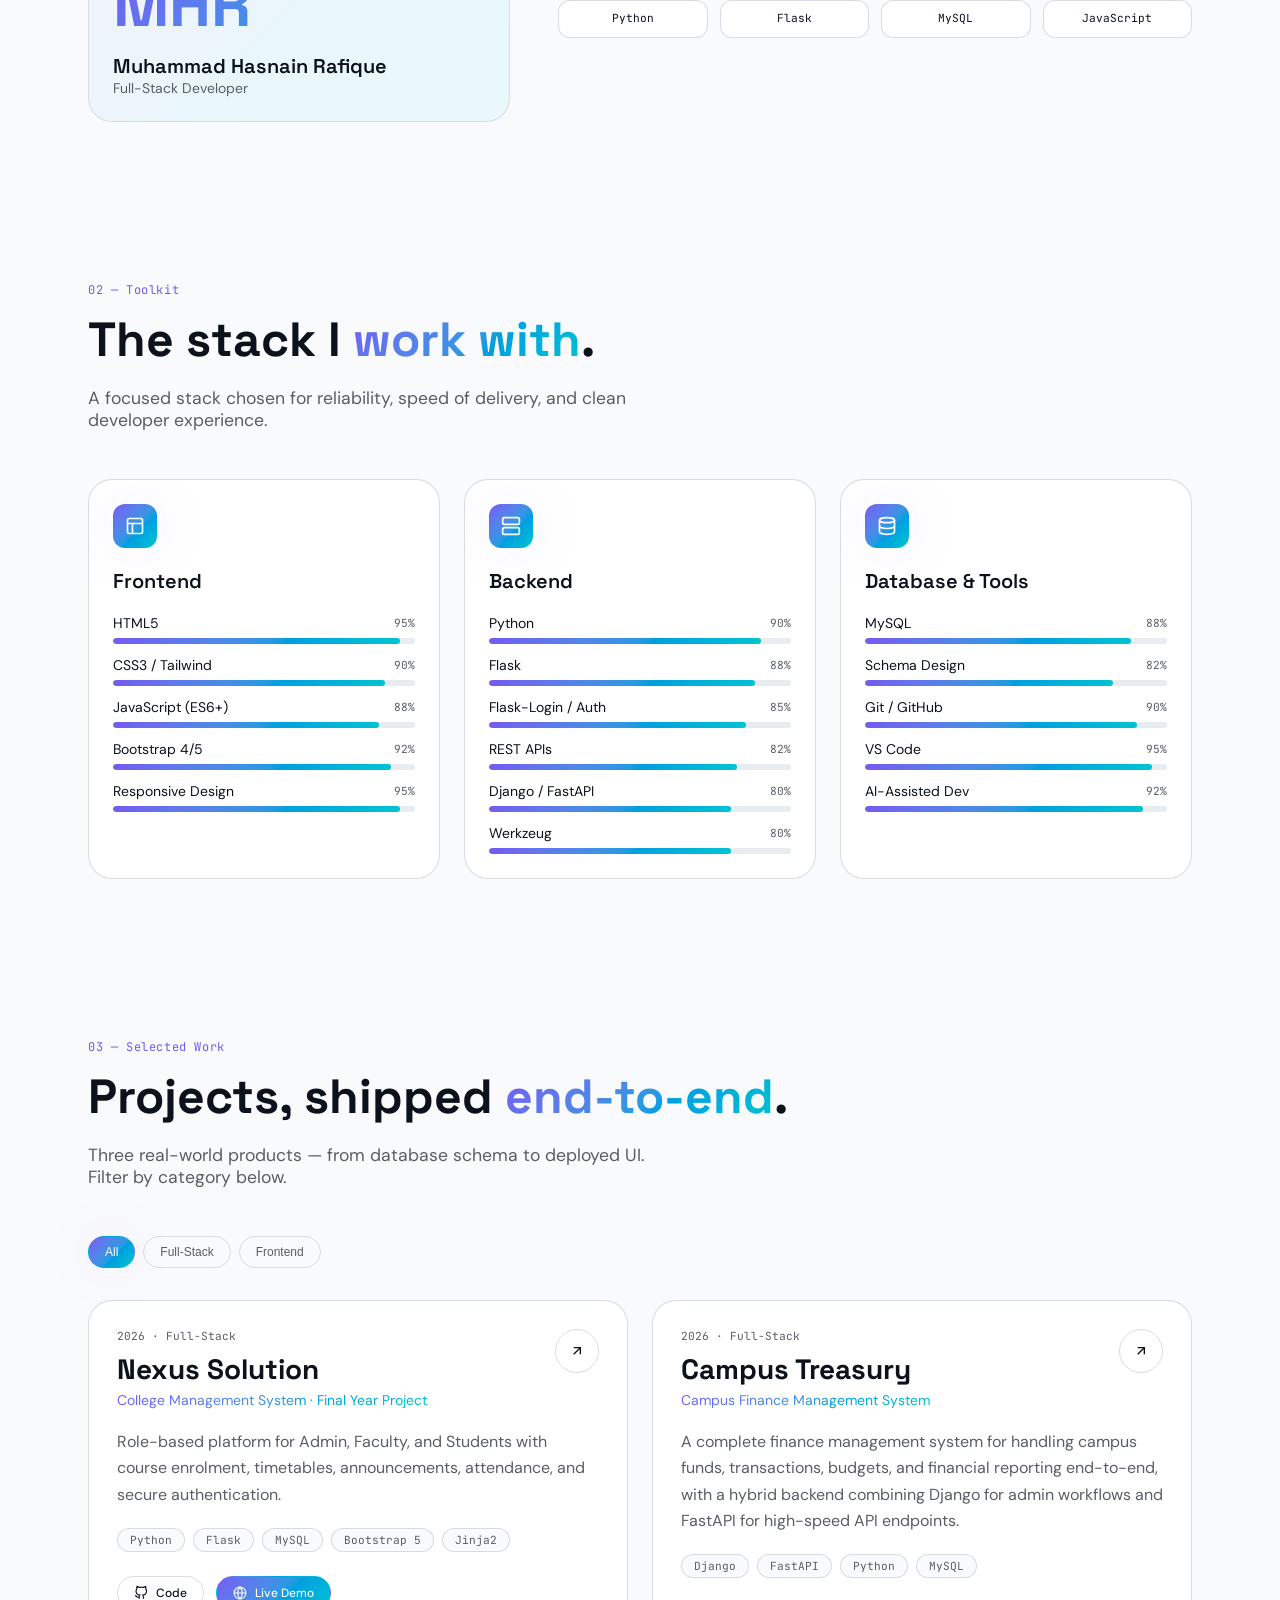
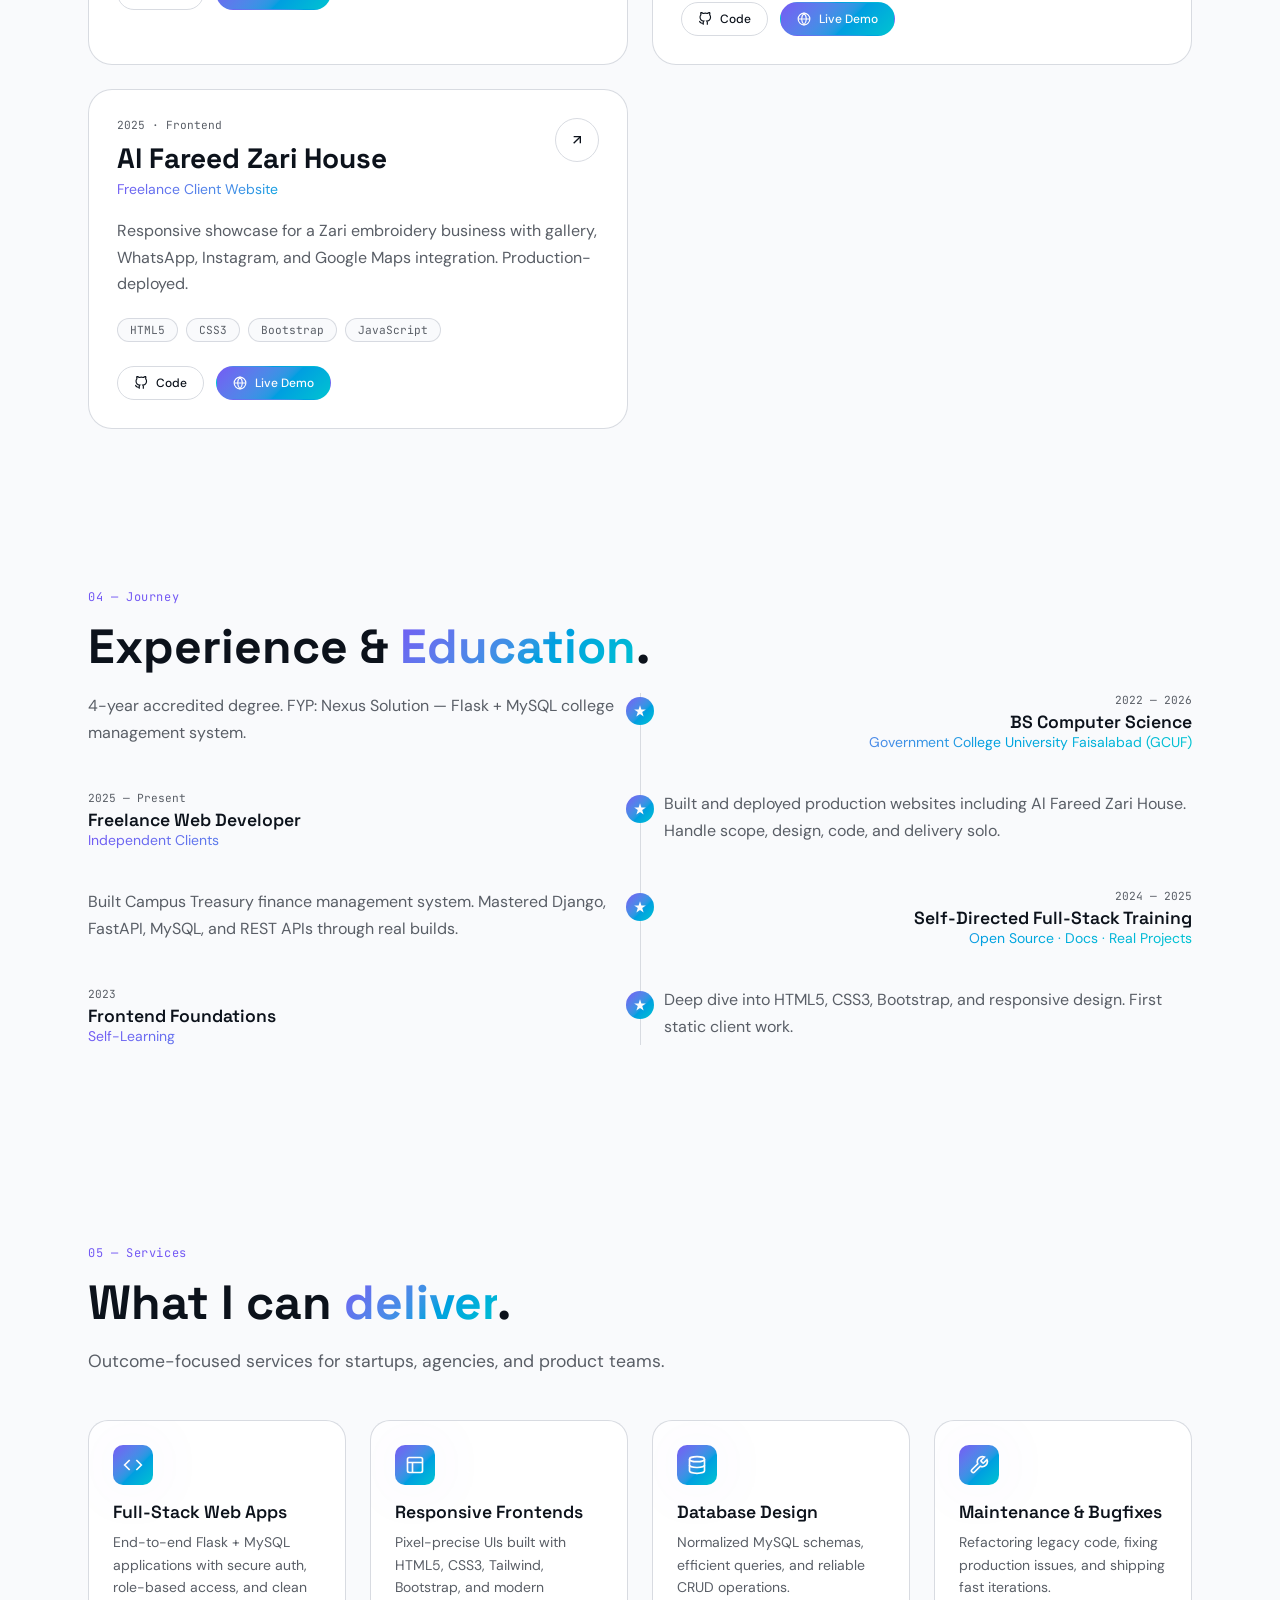
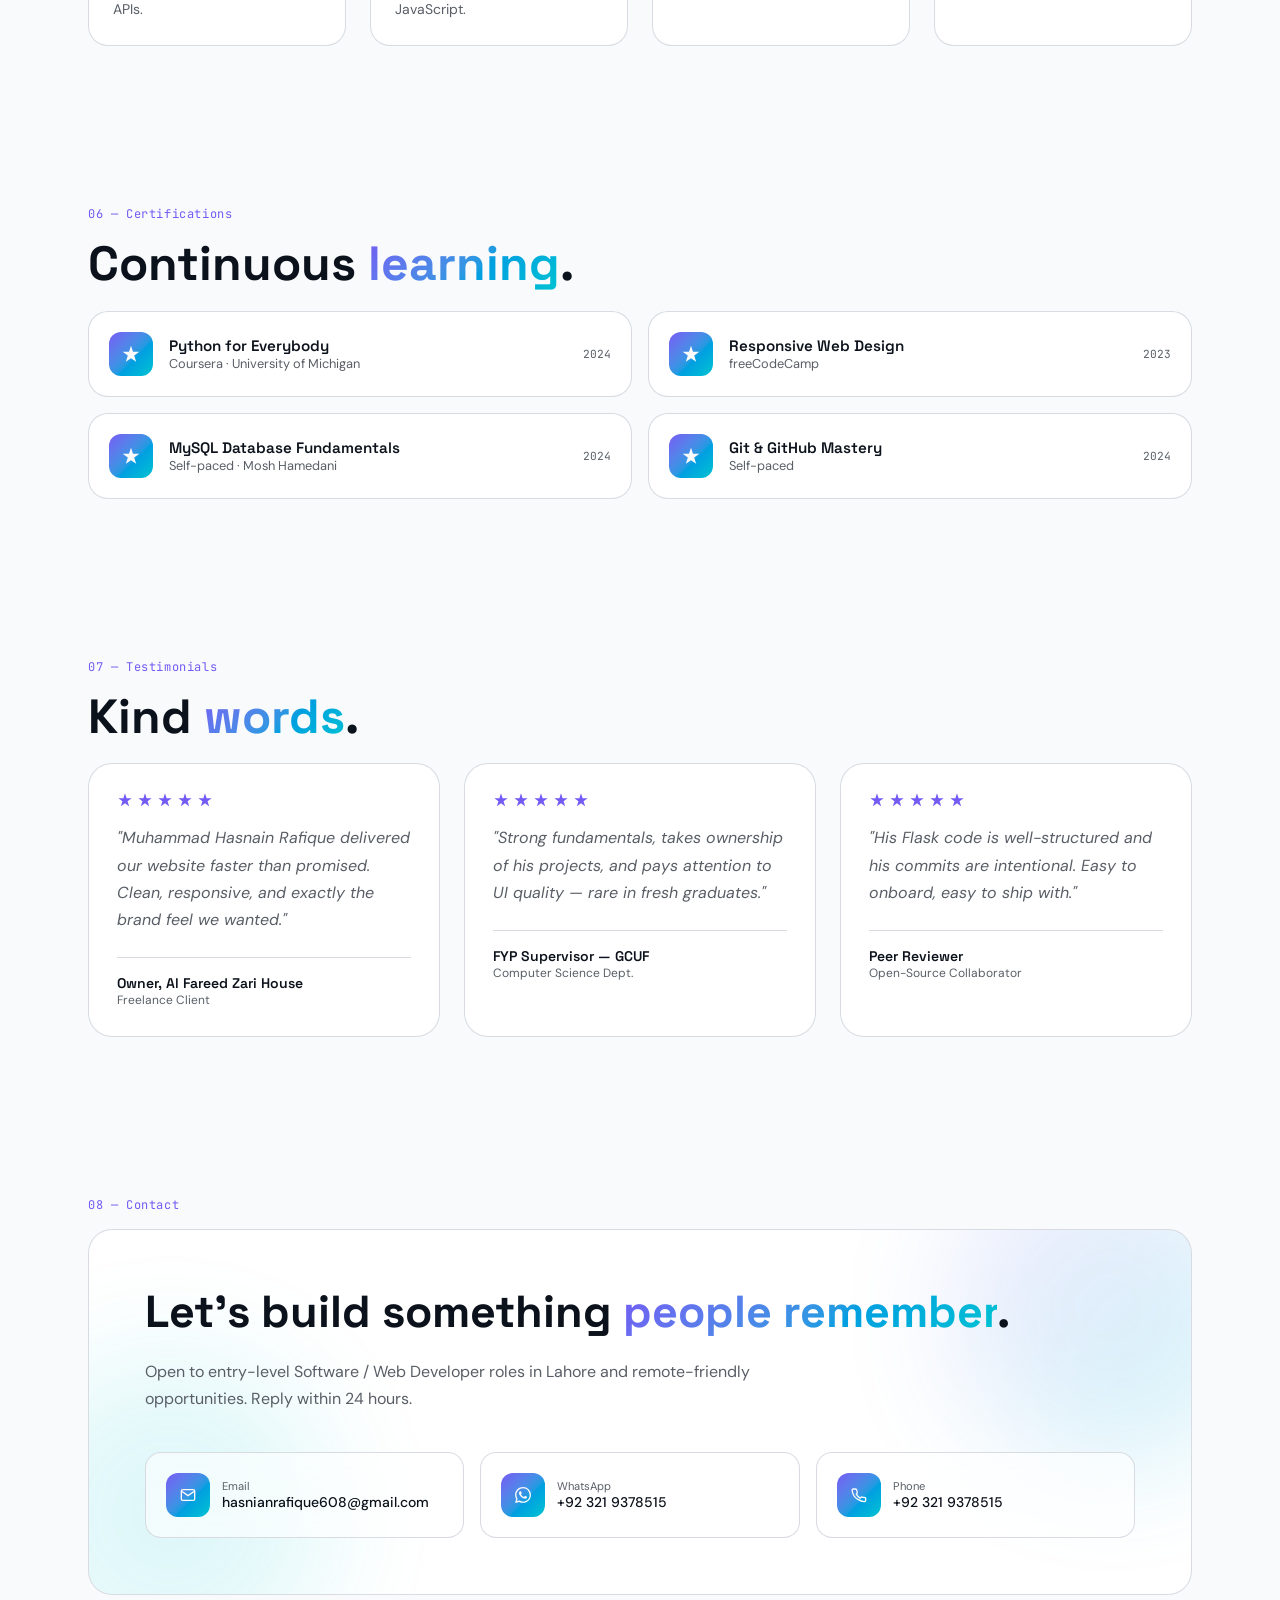
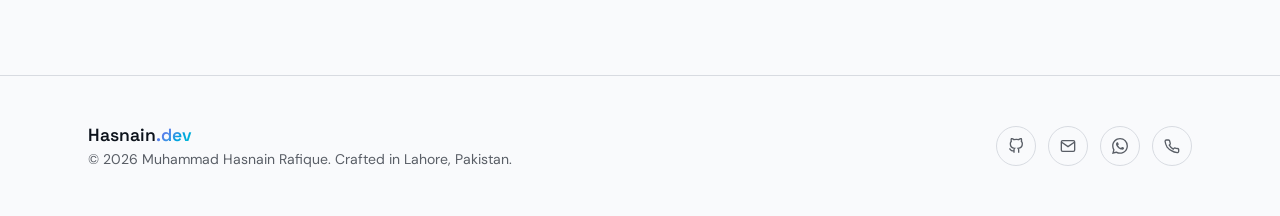
<file: Hasnain-portfolio (1).html>
<!DOCTYPE html>
<html lang="en">
<head>
<meta charset="UTF-8" />
<meta name="viewport" content="width=device-width, initial-scale=1.0" />
<title>Muhammad Hasnain Rafique — Full-Stack Web Developer & Python Engineer</title>
<meta name="description" content="Portfolio of Muhammad Hasnain Rafique — Computer Science graduate building premium full-stack apps with Python, Flask, MySQL, and modern JavaScript. Based in Lahore, Pakistan." />
<meta property="og:type" content="website" />
<meta property="og:title" content="Muhammad Hasnain Rafique — Full-Stack Web Developer & Python Engineer" />
<meta property="og:description" content="Computer Science graduate building premium full-stack apps with Python, Flask, MySQL, and modern JavaScript. Based in Lahore, Pakistan." />
<meta property="og:url" content="https://hasnain.dev" />
<meta name="twitter:card" content="summary" />
<meta name="twitter:title" content="Muhammad Hasnain Rafique — Full-Stack Web Developer & Python Engineer" />
<meta name="twitter:description" content="Computer Science graduate building premium full-stack apps with Python, Flask, MySQL, and modern JavaScript." />
<link rel="preconnect" href="https://fonts.googleapis.com" />
<link rel="preconnect" href="https://fonts.gstatic.com" crossorigin />
<link href="https://fonts.googleapis.com/css2?family=Space+Grotesk:wght@400;500;600;700&family=DM+Sans:ital,opsz,wght@0,9..40,300;0,9..40,400;0,9..40,500;1,9..40,400&family=JetBrains+Mono:wght@400;500&display=swap" rel="stylesheet" />
<style>
/* ─── CSS Variables ─── */
:root {
  --bg: oklch(0.985 0.003 250);
  --fg: oklch(0.18 0.02 260);
  --surface: oklch(1 0 0);
  --muted: oklch(0.94 0.008 250);
  --muted-fg: oklch(0.48 0.015 260);
  --border: oklch(0.88 0.01 260 / 0.9);
  --accent: oklch(0.58 0.22 285);
  --accent-2: oklch(0.72 0.18 200);
  --accent-fg: oklch(0.99 0 0);
  --accent-glow: oklch(0.58 0.22 285 / 0.25);
  --glass-bg: oklch(1 0 0 / 0.6);
  --grad-accent: linear-gradient(135deg, oklch(0.58 0.22 285), oklch(0.72 0.18 200));
  --grad-hero: radial-gradient(1000px 600px at 85% -10%, oklch(0.58 0.22 285 / 0.18), transparent 60%), radial-gradient(900px 500px at -10% 100%, oklch(0.72 0.18 200 / 0.18), transparent 60%);
  --shadow-glow: 0 0 60px -10px var(--accent-glow);
  --shadow-soft: 0 8px 30px -10px oklch(0.4 0.05 260 / 0.18);
}
.dark {
  --bg: oklch(0.13 0.02 265);
  --fg: oklch(0.97 0.01 250);
  --surface: oklch(0.17 0.025 265);
  --muted: oklch(0.22 0.025 265);
  --muted-fg: oklch(0.72 0.02 260);
  --border: oklch(0.30 0.03 265 / 0.5);
  --accent: oklch(0.78 0.19 175);
  --accent-2: oklch(0.70 0.22 305);
  --accent-fg: oklch(0.13 0.02 265);
  --accent-glow: oklch(0.78 0.19 175 / 0.45);
  --glass-bg: oklch(0.17 0.025 265 / 0.55);
  --grad-accent: linear-gradient(135deg, oklch(0.78 0.19 175), oklch(0.70 0.22 305));
  --grad-hero: radial-gradient(1200px 700px at 80% -10%, oklch(0.78 0.19 175 / 0.22), transparent 60%), radial-gradient(900px 500px at -5% 100%, oklch(0.70 0.22 305 / 0.20), transparent 60%);
  --shadow-glow: 0 0 80px -10px var(--accent-glow);
  --shadow-soft: 0 10px 40px -15px oklch(0 0 0 / 0.6);
}

/* ─── Reset & Base ─── */
*, *::before, *::after { box-sizing: border-box; margin: 0; padding: 0; border-color: var(--border); }
html { scroll-behavior: smooth; }
body {
  background: var(--bg);
  color: var(--fg);
  font-family: 'DM Sans', system-ui, sans-serif;
  -webkit-font-smoothing: antialiased;
  transition: background .5s ease, color .5s ease;
  overflow-x: hidden;
}
::selection { background: var(--accent); color: var(--accent-fg); }
::-webkit-scrollbar { width: 8px; }
::-webkit-scrollbar-track { background: var(--bg); }
::-webkit-scrollbar-thumb { background: var(--grad-accent); border-radius: 10px; }

/* ─── Typography ─── */
.font-display { font-family: 'Space Grotesk', ui-sans-serif, sans-serif; }
.font-mono { font-family: 'JetBrains Mono', ui-monospace, monospace; }

/* ─── Utility Classes ─── */
.text-accent {
  background: var(--grad-accent);
  -webkit-background-clip: text;
  background-clip: text;
  color: transparent;
}
.bg-accent { background: var(--grad-accent); }
.glass {
  background: var(--glass-bg);
  backdrop-filter: blur(14px);
  -webkit-backdrop-filter: blur(14px);
  border: 1px solid var(--border);
}
.glow { box-shadow: var(--shadow-glow); }
.soft-shadow { box-shadow: var(--shadow-soft); }
.container { max-width: 72rem; margin: 0 auto; padding: 0 1.5rem; }

/* ─── Animations ─── */
@keyframes blob {
  0%,100% { transform: translate(0,0) scale(1); }
  33% { transform: translate(40px,-30px) scale(1.1); }
  66% { transform: translate(-30px,30px) scale(0.95); }
}
@keyframes shimmer { 0% { transform: translateX(0); } 100% { transform: translateX(-50%); } }
@keyframes gradient-pan {
  0%,100% { background-position: 0% 50%; }
  50% { background-position: 100% 50%; }
}
@keyframes blink { 0%,100% { opacity: 1; } 50% { opacity: 0; } }
@keyframes pulse-ring {
  0% { box-shadow: 0 0 0 0 var(--accent-glow); }
  100% { box-shadow: 0 0 0 20px transparent; }
}
@keyframes fade-up { from { opacity:0; transform:translateY(24px); } to { opacity:1; transform:translateY(0); } }
@keyframes slide-in-left { from { opacity:0; transform:translateX(-30px); } to { opacity:1; transform:translateX(0); } }
@keyframes slide-in-right { from { opacity:0; transform:translateX(30px); } to { opacity:1; transform:translateX(0); } }
@keyframes progress-fill { from { width: 0; } }

.anim-gradient-pan { background-size: 200% 200%; animation: gradient-pan 8s ease infinite; }
.anim-shimmer { animation: shimmer 30s linear infinite; }
.blob-anim { animation: blob 16s ease-in-out infinite; }
.caret::after { content:"|"; margin-left:2px; color:var(--accent); animation:blink 1s steps(2,start) infinite; }

/* Intersection observer reveals */
.reveal { opacity: 0; transform: translateY(24px); transition: opacity .7s ease, transform .7s ease; }
.reveal.visible { opacity: 1; transform: translateY(0); }
.reveal-left { opacity: 0; transform: translateX(-30px); transition: opacity .7s ease, transform .7s ease; }
.reveal-left.visible { opacity: 1; transform: translateX(0); }
.reveal-right { opacity: 0; transform: translateX(30px); transition: opacity .7s ease, transform .7s ease; }
.reveal-right.visible { opacity: 1; transform: translateX(0); }

/* ─── Scroll Progress ─── */
#scroll-progress {
  position: fixed; top: 0; left: 0; height: 3px; width: 0;
  background: var(--grad-accent); z-index: 1000;
  transition: width .1s linear;
}

/* ─── Custom Cursor ─── */
#cursor {
  position: fixed; pointer-events: none; z-index: 9999;
  width: 12px; height: 12px; border-radius: 50%;
  background: #38bdf8;
  transform: translate(-50%,-50%);
  transition: transform .1s ease, opacity .3s;
  mix-blend-mode: normal;
  box-shadow: 0 0 10px 2px rgba(56,189,248,0.5);
}
#cursor-ring {
  position: fixed; pointer-events: none; z-index: 9998;
  width: 36px; height: 36px; border-radius: 50%;
  border: 1.5px solid #38bdf8;
  transform: translate(-50%,-50%);
  transition: left .12s ease, top .12s ease, width .2s ease, height .2s ease, opacity .3s;
  opacity: .6;
}

/* ─── Loading Screen ─── */
#loading {
  position: fixed; inset: 0; z-index: 9000;
  background: var(--bg);
  display: flex; align-items: center; justify-content: center;
  transition: opacity .5s ease .3s, visibility .5s .3s;
}
#loading.done { opacity: 0; visibility: hidden; }
.loading-inner { text-align: center; }
.loading-logo {
  font-family: 'Space Grotesk', sans-serif;
  font-size: 3rem; font-weight: 700;
  background: var(--grad-accent);
  -webkit-background-clip: text; background-clip: text; color: transparent;
}
.loading-bar-wrap { margin-top: 1.5rem; width: 200px; height: 2px; background: var(--muted); border-radius: 9999px; overflow: hidden; }
.loading-bar { height: 100%; background: var(--grad-accent); border-radius: 9999px; width: 0; transition: width .05s linear; }

/* ─── Navbar ─── */
nav#navbar {
  position: fixed; top: 0; left: 0; right: 0; z-index: 500; padding: 1rem 1rem 0;
}
.nav-inner {
  max-width: 72rem; margin: 0 auto;
  display: flex; align-items: center; justify-content: space-between;
  border-radius: 9999px; padding: .75rem 1.25rem;
  transition: background .3s, box-shadow .3s, backdrop-filter .3s;
}
.nav-inner.scrolled { background: var(--glass-bg); backdrop-filter: blur(14px); -webkit-backdrop-filter: blur(14px); border: 1px solid var(--border); box-shadow: var(--shadow-soft); }
.nav-logo { display: flex; align-items: center; gap: .5rem; text-decoration: none; color: var(--fg); font-family: 'Space Grotesk', sans-serif; font-size: 1rem; font-weight: 600; }
.nav-logo-badge {
  display: flex; align-items: center; justify-content: center;
  width: 2rem; height: 2rem; border-radius: .5rem;
  background: var(--grad-accent); color: var(--accent-fg);
  font-size: .7rem; font-weight: 700;
  box-shadow: var(--shadow-glow);
}
.nav-logo-text span { background: var(--grad-accent); -webkit-background-clip: text; background-clip: text; color: transparent; }
.nav-links { display: flex; align-items: center; gap: 1.75rem; list-style: none; }
.nav-links a { text-decoration: none; font-size: .875rem; color: var(--muted-fg); position: relative; transition: color .2s; }
.nav-links a::after { content: ""; position: absolute; left: 0; bottom: -3px; width: 100%; height: 2px; background: var(--grad-accent); transform: scaleX(0); transform-origin: right; transition: transform .4s cubic-bezier(.16,1,.3,1); }
.nav-links a:hover { color: var(--fg); }
.nav-links a:hover::after { transform: scaleX(1); transform-origin: left; }
.nav-cta {
  display: none;
  text-decoration: none;
  border-radius: 9999px; padding: .5rem 1rem;
  font-size: .75rem; font-weight: 500;
  background: var(--grad-accent); color: var(--accent-fg);
  box-shadow: var(--shadow-glow);
  transition: transform .2s;
}
.nav-cta:hover { transform: scale(1.05); }
.theme-toggle {
  width: 2.25rem; height: 2.25rem; border-radius: 9999px;
  border: 1px solid var(--border); background: transparent; cursor: pointer;
  display: flex; align-items: center; justify-content: center; color: var(--muted-fg);
  transition: border-color .2s, color .2s;
}
.theme-toggle:hover { border-color: var(--accent); color: var(--fg); }
.nav-actions { display: flex; align-items: center; gap: .75rem; }
.hamburger {
  width: 2.25rem; height: 2.25rem; border-radius: 9999px;
  border: 1px solid var(--border); background: transparent; cursor: pointer;
  display: flex; align-items: center; justify-content: center; color: var(--fg);
}
.mobile-menu {
  max-width: 72rem; margin: .5rem auto 0;
  border-radius: 1rem; padding: 1rem;
  display: none; flex-direction: column; gap: .5rem;
}
.mobile-menu.open { display: flex; }
.mobile-menu a { text-decoration: none; padding: .5rem .75rem; border-radius: .5rem; font-size: .875rem; color: var(--muted-fg); transition: background .2s, color .2s; }
.mobile-menu a:hover { background: var(--surface); color: var(--fg); }
@media(min-width:768px){ .nav-cta { display: inline-flex; } .hamburger { display: none; } }
@media(max-width:767px){ .nav-links { display: none; } }

/* ─── Background layers ─── */
.bg-hero-layer { position: fixed; inset: 0; z-index: -10; background-image: var(--grad-hero); pointer-events: none; }
.grid-bg {
  position: fixed; inset: 0; z-index: -10; pointer-events: none; opacity: .3;
  background-image: linear-gradient(var(--border) 1px, transparent 1px), linear-gradient(90deg, var(--border) 1px, transparent 1px);
  background-size: 40px 40px;
  mask-image: radial-gradient(ellipse at center, black 30%, transparent 75%);
}
.blob-1 {
  position: fixed; top: -10rem; left: -10rem; z-index: -10;
  width: 31rem; height: 31rem; border-radius: 9999px;
  background: var(--accent); opacity: .12; filter: blur(80px);
  animation: blob 16s ease-in-out infinite;
}
.blob-2 {
  position: fixed; bottom: -10rem; right: -10rem; z-index: -10;
  width: 37rem; height: 37rem; border-radius: 9999px;
  background: var(--accent-2); opacity: .12; filter: blur(80px);
  animation: blob 16s ease-in-out infinite; animation-delay: -7s;
}

/* ─── Sections ─── */
section.port-section { padding: 5rem 0; }
.section-eyebrow { font-family: 'JetBrains Mono', monospace; font-size: .75rem; color: var(--accent); letter-spacing: .05em; margin-bottom: 1rem; }
.section-title { font-family: 'Space Grotesk', sans-serif; font-size: clamp(1.75rem, 4vw, 3rem); font-weight: 700; line-height: 1.1; margin-bottom: 1.25rem; }
.section-desc { color: var(--muted-fg); font-size: 1.1rem; max-width: 36rem; margin-bottom: 3rem; }

/* ─── Hero ─── */
#hero { padding: 9rem 0 6rem; }
@media(min-width:768px){ #hero { padding: 12rem 0 8rem; } }
.hero-badge {
  display: inline-flex; align-items: center; gap: .5rem;
  border-radius: 9999px; border: 1px solid var(--border);
  background: var(--glass-bg); backdrop-filter: blur(14px);
  padding: .25rem .75rem; font-family: 'JetBrains Mono', monospace;
  font-size: .75rem; color: var(--muted-fg); margin-bottom: 1.5rem;
  animation: fade-up .7s ease both;
}
.pulse-dot { position: relative; display: inline-flex; width: .5rem; height: .5rem; }
.pulse-dot::before {
  content: ""; position: absolute; inset: 0; border-radius: 9999px;
  background: var(--accent); animation: pulse-ring 1.6s ease-out infinite;
}
.pulse-dot::after { content: ""; display: block; width: .5rem; height: .5rem; border-radius: 9999px; background: var(--accent); position: relative; }
.hero-h1 {
  font-family: 'Space Grotesk', sans-serif;
  font-size: clamp(2.5rem, 7vw, 5.5rem);
  font-weight: 700; line-height: 1.02; letter-spacing: -.02em;
  animation: fade-up .8s ease .1s both;
}
.hero-h1 .accent-animated {
  background: var(--grad-accent); -webkit-background-clip: text; background-clip: text;
  color: transparent; background-size: 200% 200%; animation: gradient-pan 8s ease infinite;
}
.hero-sub { margin-top: 2rem; max-width: 36rem; font-size: 1.1rem; color: var(--muted-fg); line-height: 1.7; animation: fade-up .8s ease .25s both; }
.hero-sub strong { color: var(--fg); font-weight: 500; }
.hero-btns { margin-top: 2.5rem; display: flex; flex-wrap: wrap; gap: 1rem; animation: fade-up .8s ease .4s both; }
.btn-primary {
  display: inline-flex; align-items: center; gap: .5rem;
  border-radius: 9999px; padding: .75rem 1.5rem;
  font-size: .875rem; font-weight: 500;
  background: var(--grad-accent); color: var(--accent-fg);
  box-shadow: var(--shadow-glow); text-decoration: none;
  transition: transform .2s;
}
.btn-primary:hover { transform: scale(1.04); }
.btn-primary svg, .btn-secondary svg { transition: transform .2s; }
.btn-primary:hover svg { transform: translateX(4px); }
.btn-secondary {
  display: inline-flex; align-items: center; gap: .5rem;
  border-radius: 9999px; padding: .75rem 1.5rem;
  font-size: .875rem; font-weight: 500;
  border: 1px solid var(--border); text-decoration: none; color: var(--fg);
  background: var(--glass-bg); backdrop-filter: blur(14px);
  transition: border-color .2s;
}
.btn-secondary:hover { border-color: var(--accent); }
.btn-secondary.btn-cv { border-color: var(--accent); color: var(--accent); }
.hero-stats { margin-top: 4rem; display: grid; grid-template-columns: repeat(3,1fr); gap: 1.5rem; max-width: 28rem; animation: fade-up .8s ease .55s both; }
.stat-card { border-radius: 1rem; border: 1px solid var(--border); background: var(--glass-bg); backdrop-filter: blur(14px); padding: 1.25rem; }
.stat-val { font-family: 'Space Grotesk', sans-serif; font-size: 1.75rem; font-weight: 700; background: var(--grad-accent); -webkit-background-clip: text; background-clip: text; color: transparent; }
.stat-label { margin-top: .25rem; font-size: .7rem; color: var(--muted-fg); }
.marquee-wrap { margin-top: 5rem; overflow: hidden; border-top: 1px solid var(--border); border-bottom: 1px solid var(--border); padding: 1.5rem 0; }
.marquee-track { display: flex; width: max-content; gap: 3rem; animation: shimmer 30s linear infinite; }
.marquee-item { display: flex; align-items: center; gap: 3rem; font-family: 'Space Grotesk', sans-serif; font-size: 1.5rem; color: var(--muted-fg); white-space: nowrap; }
@media(min-width:768px){ .marquee-item { font-size: 2rem; } }
.marquee-spark { color: var(--accent); display: flex; align-items: center; }

/* ─── About ─── */
.about-grid { display: grid; gap: 3rem; }
@media(min-width:768px){ .about-grid { grid-template-columns: 2fr 3fr; } }
.about-card {
  position: relative; border-radius: 1.5rem; border: 1px solid var(--border);
  background: var(--glass-bg); backdrop-filter: blur(14px); padding: 1.5rem;
  aspect-ratio: 1; overflow: hidden;
}
.about-card::before { content: ""; position: absolute; inset: 0; background: var(--grad-accent); opacity: .08; }
.about-card-inner { position: relative; height: 100%; display: flex; flex-direction: column; justify-content: space-between; }
.about-location { display: flex; align-items: center; gap: .5rem; font-family: 'JetBrains Mono', monospace; font-size: .7rem; color: var(--muted-fg); }
.about-initials { font-family: 'Space Grotesk', sans-serif; font-size: 4rem; font-weight: 700; background: var(--grad-accent); -webkit-background-clip: text; background-clip: text; color: transparent; }
.about-name { margin-top: .5rem; font-family: 'Space Grotesk', sans-serif; font-size: 1.25rem; font-weight: 600; }
.about-role { font-size: .875rem; color: var(--muted-fg); }
.about-text { display: flex; flex-direction: column; gap: 1.25rem; color: var(--muted-fg); font-size: 1rem; line-height: 1.75; }
.about-text strong { color: var(--fg); font-weight: 500; }
.tech-pills { display: grid; grid-template-columns: repeat(2,1fr); gap: .75rem; margin-top: 1rem; }
@media(min-width:480px){ .tech-pills { grid-template-columns: repeat(4,1fr); } }
.tech-pill { border-radius: .75rem; border: 1px solid var(--border); background: var(--surface); padding: .5rem .75rem; text-align: center; font-family: 'JetBrains Mono', monospace; font-size: .7rem; color: var(--fg); }

/* ─── Skills ─── */
.skills-grid { display: grid; gap: 1.5rem; }
@media(min-width:768px){ .skills-grid { grid-template-columns: repeat(3,1fr); } }
.skill-card {
  position: relative; overflow: hidden; border-radius: 1.5rem;
  border: 1px solid var(--border); background: var(--surface);
  padding: 1.5rem; transition: border-color .3s, transform .3s;
}
.skill-card:hover { border-color: var(--accent); transform: translateY(-6px); }
.skill-card-glow {
  position: absolute; right: -3rem; top: -3rem; width: 8rem; height: 8rem;
  border-radius: 9999px; background: var(--accent); opacity: 0; filter: blur(40px);
  transition: opacity .4s;
}
.skill-card:hover .skill-card-glow { opacity: .15; }
.skill-icon {
  display: inline-flex; align-items: center; justify-content: center;
  width: 2.75rem; height: 2.75rem; border-radius: .75rem;
  background: var(--grad-accent); color: var(--accent-fg); margin-bottom: 1.25rem;
  box-shadow: var(--shadow-glow);
}
.skill-cat { font-family: 'Space Grotesk', sans-serif; font-size: 1.25rem; font-weight: 600; margin-bottom: 1.25rem; }
.skill-list { list-style: none; display: flex; flex-direction: column; gap: .75rem; }
.skill-row-head { display: flex; justify-content: space-between; align-items: center; font-size: .875rem; margin-bottom: .375rem; }
.skill-pct { font-family: 'JetBrains Mono', monospace; font-size: .7rem; color: var(--muted-fg); }
.skill-bar-bg { height: 6px; border-radius: 9999px; background: var(--muted); overflow: hidden; }
.skill-bar { height: 100%; border-radius: 9999px; background: var(--grad-accent); width: 0; transition: width 1.1s ease; }

/* ─── Projects ─── */
.filter-btns { display: flex; flex-wrap: wrap; gap: .5rem; margin-bottom: 2rem; }
.filter-btn {
  border-radius: 9999px; border: 1px solid var(--border); padding: .5rem 1rem;
  font-size: .75rem; font-weight: 500; cursor: pointer; background: transparent;
  color: var(--muted-fg); transition: all .2s;
}
.filter-btn:hover { border-color: var(--accent); color: var(--fg); }
.filter-btn.active { background: var(--grad-accent); color: var(--accent-fg); border-color: transparent; box-shadow: var(--shadow-glow); }
.projects-grid { display: grid; gap: 1.5rem; }
@media(min-width:768px){ .projects-grid { grid-template-columns: repeat(2,1fr); } }
.project-card {
  position: relative; overflow: hidden; border-radius: 1.5rem;
  border: 1px solid var(--border); background: var(--surface);
  padding: 1.75rem; transition: border-color .3s, transform .3s;
  text-decoration: none; color: inherit; display: block;
}
.project-card:hover { border-color: var(--accent); transform: translateY(-8px); }
.project-card-glow {
  position: absolute; right: -5rem; top: -5rem;
  width: 14rem; height: 14rem; border-radius: 9999px;
  background: var(--grad-accent); opacity: 0; filter: blur(50px);
  transition: opacity .5s;
}
.project-card:hover .project-card-glow { opacity: .2; }
.project-card-body { position: relative; }
.project-head { display: flex; align-items: flex-start; justify-content: space-between; gap: 1rem; }
.project-meta { font-family: 'JetBrains Mono', monospace; font-size: .7rem; color: var(--muted-fg); }
.project-name { margin-top: .5rem; font-family: 'Space Grotesk', sans-serif; font-size: 1.5rem; font-weight: 700; }
@media(min-width:768px){ .project-name { font-size: 1.75rem; } }
.project-tag { margin-top: .25rem; font-size: .875rem; background: var(--grad-accent); -webkit-background-clip: text; background-clip: text; color: transparent; }
.project-arrow {
  flex-shrink: 0; width: 2.75rem; height: 2.75rem; border-radius: 9999px;
  border: 1px solid var(--border); display: flex; align-items: center; justify-content: center;
  transition: all .3s; color: var(--fg);
}
.project-card:hover .project-arrow {
  background: var(--grad-accent); color: var(--accent-fg); border-color: transparent;
  transform: rotate(45deg); box-shadow: var(--shadow-glow);
}
.project-desc { margin-top: 1.25rem; color: var(--muted-fg); line-height: 1.65; }
.project-stack { margin-top: 1.25rem; display: flex; flex-wrap: wrap; gap: .5rem; }
.stack-tag { border-radius: 9999px; border: 1px solid var(--border); background: var(--bg); padding: .25rem .75rem; font-family: 'JetBrains Mono', monospace; font-size: .7rem; color: var(--muted-fg); }
.project-links { margin-top: 1.5rem; display: flex; gap: .75rem; }
.link-btn {
  display: inline-flex; align-items: center; gap: .5rem; border-radius: 9999px;
  padding: .5rem 1rem; font-size: .75rem; font-weight: 500; text-decoration: none;
  border: 1px solid var(--border); color: var(--fg); transition: border-color .2s, color .2s;
}
.link-btn:hover { border-color: var(--accent); color: var(--fg); }
.link-btn.demo { background: var(--grad-accent); color: var(--accent-fg); border-color: transparent; transition: transform .2s; }
.link-btn.demo:hover { transform: scale(1.05); }

/* ─── Timeline ─── */
.timeline { position: relative; }
.timeline-line { position: absolute; left: .75rem; top: 0; height: 100%; width: 1px; background: var(--border); }
@media(min-width:768px){ .timeline-line { left: 50%; } }
.timeline-item { position: relative; margin-bottom: 2.5rem; display: grid; gap: 1rem; padding-left: 2.5rem; }
@media(min-width:768px){ .timeline-item { grid-template-columns: 1fr 1fr; gap: 3rem; padding-left: 0; } }
.timeline-item.odd .timeline-info { text-align: left; }
@media(min-width:768px){ .timeline-item.even .timeline-info { text-align: right; } }
.timeline-dot {
  position: absolute; left: 0; top: .25rem;
  width: 1.75rem; height: 1.75rem; border-radius: 9999px;
  background: var(--grad-accent); color: var(--accent-fg);
  display: flex; align-items: center; justify-content: center;
  box-shadow: var(--shadow-glow);
}
@media(min-width:768px){ .timeline-dot { left: 50%; transform: translateX(-50%); } }
.timeline-dot svg { width: .875rem; height: .875rem; }
.timeline-date { font-family: 'JetBrains Mono', monospace; font-size: .7rem; color: var(--muted-fg); }
.timeline-title { margin-top: .25rem; font-family: 'Space Grotesk', sans-serif; font-size: 1.1rem; font-weight: 600; }
.timeline-org { font-size: .875rem; background: var(--grad-accent); -webkit-background-clip: text; background-clip: text; color: transparent; }
.timeline-desc { color: var(--muted-fg); line-height: 1.65; }
@media(min-width:768px){ .timeline-item.even .timeline-desc { order: -1; } }

/* ─── Services ─── */
.services-grid { display: grid; gap: 1.5rem; }
@media(min-width:640px){ .services-grid { grid-template-columns: repeat(2,1fr); } }
@media(min-width:1024px){ .services-grid { grid-template-columns: repeat(4,1fr); } }
.service-card {
  position: relative; overflow: hidden; border-radius: 1.25rem;
  border: 1px solid var(--border); background: var(--surface);
  padding: 1.5rem; transition: border-color .3s, transform .3s;
}
.service-card:hover { border-color: var(--accent); transform: translateY(-6px); }
.service-icon {
  display: inline-flex; align-items: center; justify-content: center;
  width: 2.5rem; height: 2.5rem; border-radius: .625rem;
  background: var(--grad-accent); color: var(--accent-fg); margin-bottom: 1rem;
  box-shadow: var(--shadow-glow); transition: transform .3s;
}
.service-card:hover .service-icon { transform: scale(1.1); }
.service-title { font-family: 'Space Grotesk', sans-serif; font-size: 1.1rem; font-weight: 600; margin-bottom: .5rem; }
.service-desc { font-size: .875rem; color: var(--muted-fg); line-height: 1.6; }

/* ─── Certifications ─── */
.certs-grid { display: grid; gap: 1rem; }
@media(min-width:768px){ .certs-grid { grid-template-columns: repeat(2,1fr); } }
.cert-card {
  display: flex; align-items: center; justify-content: space-between; gap: 1rem;
  border-radius: 1.25rem; border: 1px solid var(--border); background: var(--surface);
  padding: 1.25rem; transition: border-color .3s;
}
.cert-card:hover { border-color: var(--accent); }
.cert-icon {
  flex-shrink: 0; display: flex; align-items: center; justify-content: center;
  width: 2.75rem; height: 2.75rem; border-radius: .75rem;
  background: var(--grad-accent); color: var(--accent-fg);
}
.cert-left { display: flex; align-items: center; gap: 1rem; }
.cert-name { font-family: 'Space Grotesk', sans-serif; font-weight: 600; font-size: .95rem; }
.cert-org { font-size: .8rem; color: var(--muted-fg); }
.cert-year { font-family: 'JetBrains Mono', monospace; font-size: .7rem; color: var(--muted-fg); white-space: nowrap; }

/* ─── Testimonials ─── */
.test-grid { display: grid; gap: 1.5rem; }
@media(min-width:768px){ .test-grid { grid-template-columns: repeat(3,1fr); } }
.test-card { border-radius: 1.5rem; border: 1px solid var(--border); background: var(--surface); padding: 1.75rem; }
.stars { display: flex; gap: .25rem; color: var(--accent); margin-bottom: 1rem; }
.stars svg { width: 1rem; height: 1rem; fill: currentColor; }
.test-quote { color: var(--muted-fg); line-height: 1.7; font-style: italic; }
.test-divider { border-top: 1px solid var(--border); margin-top: 1.5rem; padding-top: 1rem; }
.test-name { font-family: 'Space Grotesk', sans-serif; font-size: .875rem; font-weight: 600; }
.test-role { font-size: .75rem; color: var(--muted-fg); }

/* ─── Contact ─── */
.contact-box {
  position: relative; overflow: hidden; border-radius: 1.5rem;
  border: 1px solid var(--border); background: var(--surface);
  padding: 2rem; 
}
@media(min-width:768px){ .contact-box { padding: 3.5rem; } }
.contact-blob-1 { position: absolute; right: -5rem; top: -5rem; width: 20rem; height: 20rem; border-radius: 9999px; background: var(--grad-accent); opacity: .15; filter: blur(60px); }
.contact-blob-2 { position: absolute; left: -5rem; bottom: -5rem; width: 20rem; height: 20rem; border-radius: 9999px; background: var(--accent-2); opacity: .12; filter: blur(60px); }
.contact-inner { position: relative; }
.contact-h2 { font-family: 'Space Grotesk', sans-serif; font-size: clamp(1.75rem, 3.5vw, 3rem); font-weight: 700; line-height: 1.15; }
.contact-sub { margin-top: 1.25rem; color: var(--muted-fg); font-size: 1rem; line-height: 1.7; max-width: 38rem; }
.contact-links { margin-top: 2.5rem; display: grid; gap: 1rem; }
@media(min-width:640px){ .contact-links { grid-template-columns: repeat(3,1fr); } }
.contact-link {
  display: flex; align-items: center; gap: .75rem;
  border-radius: 1rem; border: 1px solid var(--border);
  background: var(--glass-bg); backdrop-filter: blur(14px);
  padding: 1.25rem; text-decoration: none; color: inherit;
  transition: border-color .2s, transform .2s, box-shadow .2s;
}
.contact-link:hover { border-color: var(--accent); transform: translateY(-4px); box-shadow: var(--shadow-glow); }
.contact-link-icon {
  flex-shrink: 0; display: flex; align-items: center; justify-content: center;
  width: 2.75rem; height: 2.75rem; border-radius: .75rem;
  background: var(--grad-accent); color: var(--accent-fg);
}
.contact-link-label { font-size: .7rem; color: var(--muted-fg); }
.contact-link-val { font-size: .875rem; font-weight: 500; }

/* ─── Footer ─── */
footer { border-top: 1px solid var(--border); }
.footer-inner { max-width: 72rem; margin: 0 auto; padding: 3rem 1.5rem; display: flex; flex-direction: column; gap: 1.5rem; align-items: flex-start; }
@media(min-width:768px){ .footer-inner { flex-direction: row; align-items: center; justify-content: space-between; } }
.footer-logo { font-family: 'Space Grotesk', sans-serif; font-size: 1.1rem; font-weight: 600; }
.footer-logo span { background: var(--grad-accent); -webkit-background-clip: text; background-clip: text; color: transparent; }
.footer-copy { margin-top: .25rem; font-size: .875rem; color: var(--muted-fg); }
.footer-icons { display: flex; gap: .75rem; }
.footer-icon {
  width: 2.5rem; height: 2.5rem; border-radius: 9999px; border: 1px solid var(--border);
  display: flex; align-items: center; justify-content: center; color: var(--muted-fg);
  text-decoration: none; transition: border-color .2s, background .2s, color .2s;
}
.footer-icon:hover { border-color: var(--accent); background: var(--grad-accent); color: var(--accent-fg); }
.footer-icon svg { width: 1rem; height: 1rem; }

/* hidden by JS filter */
.project-card.hidden { display: none; }

svg { display: inline-block; vertical-align: middle; }
</style>
</head>
<body>

<!-- Loading Screen -->
<div id="loading">
  <div class="loading-inner">
    <div class="loading-logo">MHR</div>
    <div style="margin-top:.75rem;font-family:'JetBrains Mono',monospace;font-size:.75rem;color:var(--muted-fg)">Loading portfolio…</div>
    <div class="loading-bar-wrap"><div class="loading-bar" id="loading-bar"></div></div>
  </div>
</div>

<!-- Scroll Progress -->
<div id="scroll-progress"></div>

<!-- Custom Cursor -->
<div id="cursor"></div>
<div id="cursor-ring"></div>

<!-- Background Layers -->
<div class="bg-hero-layer"></div>
<div class="grid-bg"></div>
<div class="blob-1"></div>
<div class="blob-2"></div>

<!-- ═══ NAVBAR ═══ -->
<nav id="navbar">
  <div class="nav-inner" id="nav-inner">
    <a href="#hero" class="nav-logo">
      <div class="nav-logo-badge">MHR</div>
      <span class="nav-logo-text" style="display:none" id="logo-text">Hasnain<span>.dev</span></span>
    </a>
    <ul class="nav-links">
      <li><a href="#about">About</a></li>
      <li><a href="#skills">Skills</a></li>
      <li><a href="#projects">Projects</a></li>
      <li><a href="#experience">Experience</a></li>
      <li><a href="#services">Services</a></li>
      <li><a href="#contact">Contact</a></li>
    </ul>
    <div class="nav-actions">
      <button class="theme-toggle" id="theme-btn" aria-label="Toggle theme">
        <svg id="theme-icon-sun" width="16" height="16" fill="none" stroke="currentColor" stroke-width="2" viewBox="0 0 24 24"><circle cx="12" cy="12" r="5"/><line x1="12" y1="1" x2="12" y2="3"/><line x1="12" y1="21" x2="12" y2="23"/><line x1="4.22" y1="4.22" x2="5.64" y2="5.64"/><line x1="18.36" y1="18.36" x2="19.78" y2="19.78"/><line x1="1" y1="12" x2="3" y2="12"/><line x1="21" y1="12" x2="23" y2="12"/><line x1="4.22" y1="19.78" x2="5.64" y2="18.36"/><line x1="18.36" y1="5.64" x2="19.78" y2="4.22"/></svg>
        <svg id="theme-icon-moon" width="16" height="16" fill="none" stroke="currentColor" stroke-width="2" viewBox="0 0 24 24" style="display:none"><path d="M21 12.79A9 9 0 1 1 11.21 3 7 7 0 0 0 21 12.79z"/></svg>
      </button>
      <a href="#contact" class="nav-cta">Hire me</a>
      <button class="hamburger" id="hamburger" aria-label="Menu">
        <svg id="ham-open" width="16" height="16" fill="none" stroke="currentColor" stroke-width="2" viewBox="0 0 24 24"><line x1="3" y1="12" x2="21" y2="12"/><line x1="3" y1="6" x2="21" y2="6"/><line x1="3" y1="18" x2="21" y2="18"/></svg>
        <svg id="ham-close" width="16" height="16" fill="none" stroke="currentColor" stroke-width="2" viewBox="0 0 24 24" style="display:none"><line x1="18" y1="6" x2="6" y2="18"/><line x1="6" y1="6" x2="18" y2="18"/></svg>
      </button>
    </div>
  </div>
  <div class="mobile-menu glass" id="mobile-menu">
    <a href="#about" onclick="closeMob()">About</a>
    <a href="#skills" onclick="closeMob()">Skills</a>
    <a href="#projects" onclick="closeMob()">Projects</a>
    <a href="#experience" onclick="closeMob()">Experience</a>
    <a href="#services" onclick="closeMob()">Services</a>
    <a href="#contact" onclick="closeMob()">Contact</a>
  </div>
</nav>

<!-- ═══ HERO ═══ -->
<section id="hero">
  <div class="container">
    <div class="hero-badge">
      <span class="pulse-dot"></span>
      Available for full-time roles · Lahore, PK
    </div>
    <h1 class="hero-h1 font-display">
      I build <span class="accent-animated anim-gradient-pan">premium</span><br>
      <span id="typewriter" class="caret" style="background:var(--grad-accent);-webkit-background-clip:text;background-clip:text;color:transparent"></span>
    </h1>
    <p class="hero-sub">
      I'm <strong>Muhammad Hasnain Rafique</strong> — a Computer Science graduate from GCUF crafting
      full-stack products with Python, Flask, MySQL, and modern JavaScript. I move fast, ship reliably, and care
      about the details recruiters notice.
    </p>
    <div class="hero-btns">
      <a href="#projects" class="btn-primary">
        View selected work
        <svg width="16" height="16" fill="none" stroke="currentColor" stroke-width="2" viewBox="0 0 24 24"><line x1="5" y1="12" x2="19" y2="12"/><polyline points="12 5 19 12 12 19"/></svg>
      </a>
      <a href="#contact" class="btn-secondary">
        <svg width="16" height="16" fill="none" stroke="currentColor" stroke-width="2" viewBox="0 0 24 24"><path d="M4 4h16c1.1 0 2 .9 2 2v12c0 1.1-.9 2-2 2H4c-1.1 0-2-.9-2-2V6c0-1.1.9-2 2-2z"/><polyline points="22,6 12,13 2,6"/></svg>
        Get in touch
      </a>
      <a href="Hasnain_Ats.pdf" download="Muhammad Hasnain Rafique CV.pdf" class="btn-secondary btn-cv" id="cv-download-btn">
        <svg width="16" height="16" fill="none" stroke="currentColor" stroke-width="2" viewBox="0 0 24 24"><path d="M21 15v4a2 2 0 0 1-2 2H5a2 2 0 0 1-2-2v-4"/><polyline points="7 10 12 15 17 10"/><line x1="12" y1="15" x2="12" y2="3"/></svg>
        Download CV
      </a>
    </div>
    <div class="hero-stats">
      <div class="stat-card">
        <div class="stat-val font-display">3+</div>
        <div class="stat-label">Projects shipped</div>
      </div>
      <div class="stat-card">
        <div class="stat-val font-display">2026</div>
        <div class="stat-label">BS CS · GCUF</div>
      </div>
      <div class="stat-card">
        <div class="stat-val font-display">100%</div>
        <div class="stat-label">Self-taught</div>
      </div>
    </div>
    <div class="marquee-wrap">
      <div class="marquee-track anim-shimmer" id="marquee-track"></div>
    </div>
  </div>
</section>

<!-- ═══ ABOUT ═══ -->
<section class="port-section" id="about">
  <div class="container">
    <p class="section-eyebrow font-mono">01 — About</p>
    <h2 class="section-title font-display">A self-driven, <span class="text-accent">ship-first</span> engineer.</h2>
    <div class="about-grid">
      <div class="reveal-left">
        <div class="about-card">
          <div class="about-card-inner">
            <div class="about-location">
              <svg width="14" height="14" fill="none" stroke="currentColor" stroke-width="2" viewBox="0 0 24 24"><path d="M21 10c0 7-9 13-9 13s-9-6-9-13a9 9 0 0 1 18 0z"/><circle cx="12" cy="10" r="3"/></svg>
              Lahore, Pakistan
            </div>
            <div>
              <div class="about-initials">MHR</div>
              <p class="about-name font-display">Muhammad Hasnain Rafique</p>
              <p class="about-role">Full-Stack Developer</p>
            </div>
          </div>
        </div>
      </div>
      <div class="reveal-right about-text">
        <p>I'm completing my <strong>BS in Computer Science</strong> at Government College University Faisalabad (2022–2026). Every project on this page was built solo through self-learning — from database schema to deployed UI.</p>
        <p>I care about clean structure, secure authentication, responsive interfaces, and code that another developer can pick up tomorrow. I move fast, ask sharp questions, and ship.</p>
        <p>Looking for an <strong>entry-level Software / Web Developer</strong> role where I can contribute from day one and grow alongside a strong engineering team.</p>
        <div class="tech-pills">
          <div class="tech-pill font-mono">Python</div>
          <div class="tech-pill font-mono">Flask</div>
          <div class="tech-pill font-mono">MySQL</div>
          <div class="tech-pill font-mono">JavaScript</div>
        </div>
      </div>
    </div>
  </div>
</section>

<!-- ═══ SKILLS ═══ -->
<section class="port-section" id="skills">
  <div class="container">
    <p class="section-eyebrow font-mono">02 — Toolkit</p>
    <h2 class="section-title font-display">The stack I <span class="text-accent">work with</span>.</h2>
    <p class="section-desc">A focused stack chosen for reliability, speed of delivery, and clean developer experience.</p>
    <div class="skills-grid">
      <!-- Frontend -->
      <div class="skill-card reveal">
        <div class="skill-card-glow"></div>
        <div class="skill-icon">
          <svg width="20" height="20" fill="none" stroke="currentColor" stroke-width="2" viewBox="0 0 24 24"><rect x="3" y="3" width="18" height="18" rx="2" ry="2"/><line x1="3" y1="9" x2="21" y2="9"/><line x1="9" y1="21" x2="9" y2="9"/></svg>
        </div>
        <h3 class="skill-cat font-display">Frontend</h3>
        <ul class="skill-list">
          <li><div class="skill-row-head"><span>HTML5</span><span class="skill-pct font-mono">95%</span></div><div class="skill-bar-bg"><div class="skill-bar" data-w="95"></div></div></li>
          <li><div class="skill-row-head"><span>CSS3 / Tailwind</span><span class="skill-pct font-mono">90%</span></div><div class="skill-bar-bg"><div class="skill-bar" data-w="90"></div></div></li>
          <li><div class="skill-row-head"><span>JavaScript (ES6+)</span><span class="skill-pct font-mono">88%</span></div><div class="skill-bar-bg"><div class="skill-bar" data-w="88"></div></div></li>
          <li><div class="skill-row-head"><span>Bootstrap 4/5</span><span class="skill-pct font-mono">92%</span></div><div class="skill-bar-bg"><div class="skill-bar" data-w="92"></div></div></li>
          <li><div class="skill-row-head"><span>Responsive Design</span><span class="skill-pct font-mono">95%</span></div><div class="skill-bar-bg"><div class="skill-bar" data-w="95"></div></div></li>
        </ul>
      </div>
      <!-- Backend -->
      <div class="skill-card reveal" style="transition-delay:.08s">
        <div class="skill-card-glow"></div>
        <div class="skill-icon">
          <svg width="20" height="20" fill="none" stroke="currentColor" stroke-width="2" viewBox="0 0 24 24"><rect x="2" y="2" width="20" height="8" rx="2" ry="2"/><rect x="2" y="14" width="20" height="8" rx="2" ry="2"/><line x1="6" y1="6" x2="6.01" y2="6"/><line x1="6" y1="18" x2="6.01" y2="18"/></svg>
        </div>
        <h3 class="skill-cat font-display">Backend</h3>
        <ul class="skill-list">
          <li><div class="skill-row-head"><span>Python</span><span class="skill-pct font-mono">90%</span></div><div class="skill-bar-bg"><div class="skill-bar" data-w="90"></div></div></li>
          <li><div class="skill-row-head"><span>Flask</span><span class="skill-pct font-mono">88%</span></div><div class="skill-bar-bg"><div class="skill-bar" data-w="88"></div></div></li>
          <li><div class="skill-row-head"><span>Flask-Login / Auth</span><span class="skill-pct font-mono">85%</span></div><div class="skill-bar-bg"><div class="skill-bar" data-w="85"></div></div></li>
          <li><div class="skill-row-head"><span>REST APIs</span><span class="skill-pct font-mono">82%</span></div><div class="skill-bar-bg"><div class="skill-bar" data-w="82"></div></div></li>
          <li><div class="skill-row-head"><span>Django / FastAPI</span><span class="skill-pct font-mono">80%</span></div><div class="skill-bar-bg"><div class="skill-bar" data-w="80"></div></div></li>
          <li><div class="skill-row-head"><span>Werkzeug</span><span class="skill-pct font-mono">80%</span></div><div class="skill-bar-bg"><div class="skill-bar" data-w="80"></div></div></li>
        </ul>
      </div>
      <!-- DB & Tools -->
      <div class="skill-card reveal" style="transition-delay:.16s">
        <div class="skill-card-glow"></div>
        <div class="skill-icon">
          <svg width="20" height="20" fill="none" stroke="currentColor" stroke-width="2" viewBox="0 0 24 24"><ellipse cx="12" cy="5" rx="9" ry="3"/><path d="M21 12c0 1.66-4 3-9 3s-9-1.34-9-3"/><path d="M3 5v14c0 1.66 4 3 9 3s9-1.34 9-3V5"/></svg>
        </div>
        <h3 class="skill-cat font-display">Database & Tools</h3>
        <ul class="skill-list">
          <li><div class="skill-row-head"><span>MySQL</span><span class="skill-pct font-mono">88%</span></div><div class="skill-bar-bg"><div class="skill-bar" data-w="88"></div></div></li>
          <li><div class="skill-row-head"><span>Schema Design</span><span class="skill-pct font-mono">82%</span></div><div class="skill-bar-bg"><div class="skill-bar" data-w="82"></div></div></li>
          <li><div class="skill-row-head"><span>Git / GitHub</span><span class="skill-pct font-mono">90%</span></div><div class="skill-bar-bg"><div class="skill-bar" data-w="90"></div></div></li>
          <li><div class="skill-row-head"><span>VS Code</span><span class="skill-pct font-mono">95%</span></div><div class="skill-bar-bg"><div class="skill-bar" data-w="95"></div></div></li>
          <li><div class="skill-row-head"><span>AI-Assisted Dev</span><span class="skill-pct font-mono">92%</span></div><div class="skill-bar-bg"><div class="skill-bar" data-w="92"></div></div></li>
        </ul>
      </div>
    </div>
  </div>
</section>

<!-- ═══ PROJECTS ═══ -->
<section class="port-section" id="projects">
  <div class="container">
    <p class="section-eyebrow font-mono">03 — Selected Work</p>
    <h2 class="section-title font-display">Projects, shipped <span class="text-accent">end-to-end</span>.</h2>
    <p class="section-desc">Three real-world products — from database schema to deployed UI. Filter by category below.</p>
    <div class="filter-btns">
      <button class="filter-btn active" data-filter="All">All</button>
      <button class="filter-btn" data-filter="Full-Stack">Full-Stack</button>
      <button class="filter-btn" data-filter="Frontend">Frontend</button>
    </div>
    <div class="projects-grid" id="projects-grid">
      <div class="project-card reveal" data-category="Full-Stack">
        <div class="project-card-glow"></div>
        <div class="project-card-body">
          <div class="project-head">
            <div>
              <div class="project-meta font-mono">2026 · Full-Stack</div>
              <h3 class="project-name font-display">Nexus Solution</h3>
              <p class="project-tag">College Management System · Final Year Project</p>
            </div>
            <div class="project-arrow">
              <svg width="16" height="16" fill="none" stroke="currentColor" stroke-width="2" viewBox="0 0 24 24"><line x1="7" y1="17" x2="17" y2="7"/><polyline points="7 7 17 7 17 17"/></svg>
            </div>
          </div>
          <p class="project-desc">Role-based platform for Admin, Faculty, and Students with course enrolment, timetables, announcements, attendance, and secure authentication.</p>
          <div class="project-stack">
            <span class="stack-tag font-mono">Python</span>
            <span class="stack-tag font-mono">Flask</span>
            <span class="stack-tag font-mono">MySQL</span>
            <span class="stack-tag font-mono">Bootstrap 5</span>
            <span class="stack-tag font-mono">Jinja2</span>
          </div>
          <div class="project-links">
            <a href="https://github.com/hasnainrafique885-oss" target="_blank" class="link-btn">
              <svg width="14" height="14" fill="none" stroke="currentColor" stroke-width="2" viewBox="0 0 24 24"><path d="M9 19c-5 1.5-5-2.5-7-3m14 6v-3.87a3.37 3.37 0 0 0-.94-2.61c3.14-.35 6.44-1.54 6.44-7A5.44 5.44 0 0 0 20 4.77 5.07 5.07 0 0 0 19.91 1S18.73.65 16 2.48a13.38 13.38 0 0 0-7 0C6.27.65 5.09 1 5.09 1A5.07 5.07 0 0 0 5 4.77a5.44 5.44 0 0 0-1.5 3.78c0 5.42 3.3 6.61 6.44 7A3.37 3.37 0 0 0 9 18.13V22"/></svg>
              Code
            </a>
            <a href="https://nexus-campus-manangement-hub.vercel.app/" target="_blank" class="link-btn demo">
              <svg width="14" height="14" fill="none" stroke="currentColor" stroke-width="2" viewBox="0 0 24 24"><circle cx="12" cy="12" r="10"/><line x1="2" y1="12" x2="22" y2="12"/><path d="M12 2a15.3 15.3 0 0 1 4 10 15.3 15.3 0 0 1-4 10 15.3 15.3 0 0 1-4-10 15.3 15.3 0 0 1 4-10z"/></svg>
              Live Demo
            </a>
          </div>
        </div>
      </div>

      <div class="project-card reveal" data-category="Full-Stack" style="transition-delay:.08s">
        <div class="project-card-glow"></div>
        <div class="project-card-body">
          <div class="project-head">
            <div>
              <div class="project-meta font-mono">2026 · Full-Stack</div>
              <h3 class="project-name font-display">Campus Treasury</h3>
              <p class="project-tag">Campus Finance Management System</p>
            </div>
            <div class="project-arrow">
              <svg width="16" height="16" fill="none" stroke="currentColor" stroke-width="2" viewBox="0 0 24 24"><line x1="7" y1="17" x2="17" y2="7"/><polyline points="7 7 17 7 17 17"/></svg>
            </div>
          </div>
          <p class="project-desc">A complete finance management system for handling campus funds, transactions, budgets, and financial reporting end-to-end, with a hybrid backend combining Django for admin workflows and FastAPI for high-speed API endpoints.</p>
          <div class="project-stack">
            <span class="stack-tag font-mono">Django</span>
            <span class="stack-tag font-mono">FastAPI</span>
            <span class="stack-tag font-mono">Python</span>
            <span class="stack-tag font-mono">MySQL</span>
          </div>
          <div class="project-links">
            <a href="https://github.com/hasnainrafique885-oss/CampusTreasury-Web-App" target="_blank" class="link-btn">
              <svg width="14" height="14" fill="none" stroke="currentColor" stroke-width="2" viewBox="0 0 24 24"><path d="M9 19c-5 1.5-5-2.5-7-3m14 6v-3.87a3.37 3.37 0 0 0-.94-2.61c3.14-.35 6.44-1.54 6.44-7A5.44 5.44 0 0 0 20 4.77 5.07 5.07 0 0 0 19.91 1S18.73.65 16 2.48a13.38 13.38 0 0 0-7 0C6.27.65 5.09 1 5.09 1A5.07 5.07 0 0 0 5 4.77a5.44 5.44 0 0 0-1.5 3.78c0 5.42 3.3 6.61 6.44 7A3.37 3.37 0 0 0 9 18.13V22"/></svg>
              Code
            </a>
            <a href="https://campus-treasury-web-app.vercel.app/" target="_blank" class="link-btn demo">
              <svg width="14" height="14" fill="none" stroke="currentColor" stroke-width="2" viewBox="0 0 24 24"><circle cx="12" cy="12" r="10"/><line x1="2" y1="12" x2="22" y2="12"/><path d="M12 2a15.3 15.3 0 0 1 4 10 15.3 15.3 0 0 1-4 10 15.3 15.3 0 0 1-4-10 15.3 15.3 0 0 1 4-10z"/></svg>
              Live Demo
            </a>
          </div>
        </div>
      </div>

      <div class="project-card reveal" data-category="Frontend" style="transition-delay:.16s">
        <div class="project-card-glow"></div>
        <div class="project-card-body">
          <div class="project-head">
            <div>
              <div class="project-meta font-mono">2025 · Frontend</div>
              <h3 class="project-name font-display">Al Fareed Zari House</h3>
              <p class="project-tag">Freelance Client Website</p>
            </div>
            <div class="project-arrow">
              <svg width="16" height="16" fill="none" stroke="currentColor" stroke-width="2" viewBox="0 0 24 24"><line x1="7" y1="17" x2="17" y2="7"/><polyline points="7 7 17 7 17 17"/></svg>
            </div>
          </div>
          <p class="project-desc">Responsive showcase for a Zari embroidery business with gallery, WhatsApp, Instagram, and Google Maps integration. Production-deployed.</p>
          <div class="project-stack">
            <span class="stack-tag font-mono">HTML5</span>
            <span class="stack-tag font-mono">CSS3</span>
            <span class="stack-tag font-mono">Bootstrap</span>
            <span class="stack-tag font-mono">JavaScript</span>
          </div>
          <div class="project-links">
            <a href="https://github.com/hasnainrafique885-oss" target="_blank" class="link-btn">
              <svg width="14" height="14" fill="none" stroke="currentColor" stroke-width="2" viewBox="0 0 24 24"><path d="M9 19c-5 1.5-5-2.5-7-3m14 6v-3.87a3.37 3.37 0 0 0-.94-2.61c3.14-.35 6.44-1.54 6.44-7A5.44 5.44 0 0 0 20 4.77 5.07 5.07 0 0 0 19.91 1S18.73.65 16 2.48a13.38 13.38 0 0 0-7 0C6.27.65 5.09 1 5.09 1A5.07 5.07 0 0 0 5 4.77a5.44 5.44 0 0 0-1.5 3.78c0 5.42 3.3 6.61 6.44 7A3.37 3.37 0 0 0 9 18.13V22"/></svg>
              Code
            </a>
            <a href="https://al-fareed-zarri-house.vercel.app/" target="_blank" class="link-btn demo">
              <svg width="14" height="14" fill="none" stroke="currentColor" stroke-width="2" viewBox="0 0 24 24"><circle cx="12" cy="12" r="10"/><line x1="2" y1="12" x2="22" y2="12"/><path d="M12 2a15.3 15.3 0 0 1 4 10 15.3 15.3 0 0 1-4 10 15.3 15.3 0 0 1-4-10 15.3 15.3 0 0 1 4-10z"/></svg>
              Live Demo
            </a>
          </div>
        </div>
      </div>
    </div>
  </div>
</section>

<!-- ═══ EXPERIENCE / EDUCATION ═══ -->
<section class="port-section" id="experience">
  <div class="container">
    <p class="section-eyebrow font-mono">04 — Journey</p>
    <h2 class="section-title font-display">Experience & <span class="text-accent">Education</span>.</h2>
    <div class="timeline">
      <div class="timeline-line"></div>
      <div class="timeline-item even reveal">
        <div class="timeline-dot">
          <svg width="14" height="14" fill="currentColor" viewBox="0 0 24 24"><path d="M12 2l2.4 7.4H22l-6.2 4.5 2.4 7.4L12 17 5.8 21.3l2.4-7.4L2 9.4h7.6z"/></svg>
        </div>
        <div class="timeline-info">
          <div class="timeline-date font-mono">2022 — 2026</div>
          <h3 class="timeline-title font-display">BS Computer Science</h3>
          <p class="timeline-org">Government College University Faisalabad (GCUF)</p>
        </div>
        <div class="timeline-desc">4-year accredited degree. FYP: Nexus Solution — Flask + MySQL college management system.</div>
      </div>
      <div class="timeline-item odd reveal">
        <div class="timeline-dot">
          <svg width="14" height="14" fill="currentColor" viewBox="0 0 24 24"><path d="M12 2l2.4 7.4H22l-6.2 4.5 2.4 7.4L12 17 5.8 21.3l2.4-7.4L2 9.4h7.6z"/></svg>
        </div>
        <div class="timeline-info">
          <div class="timeline-date font-mono">2025 — Present</div>
          <h3 class="timeline-title font-display">Freelance Web Developer</h3>
          <p class="timeline-org">Independent Clients</p>
        </div>
        <div class="timeline-desc">Built and deployed production websites including Al Fareed Zari House. Handle scope, design, code, and delivery solo.</div>
      </div>
      <div class="timeline-item even reveal">
        <div class="timeline-dot">
          <svg width="14" height="14" fill="currentColor" viewBox="0 0 24 24"><path d="M12 2l2.4 7.4H22l-6.2 4.5 2.4 7.4L12 17 5.8 21.3l2.4-7.4L2 9.4h7.6z"/></svg>
        </div>
        <div class="timeline-info">
          <div class="timeline-date font-mono">2024 — 2025</div>
          <h3 class="timeline-title font-display">Self-Directed Full-Stack Training</h3>
          <p class="timeline-org">Open Source · Docs · Real Projects</p>
        </div>
        <div class="timeline-desc">Built Campus Treasury finance management system. Mastered Django, FastAPI, MySQL, and REST APIs through real builds.</div>
      </div>
      <div class="timeline-item odd reveal">
        <div class="timeline-dot">
          <svg width="14" height="14" fill="currentColor" viewBox="0 0 24 24"><path d="M12 2l2.4 7.4H22l-6.2 4.5 2.4 7.4L12 17 5.8 21.3l2.4-7.4L2 9.4h7.6z"/></svg>
        </div>
        <div class="timeline-info">
          <div class="timeline-date font-mono">2023</div>
          <h3 class="timeline-title font-display">Frontend Foundations</h3>
          <p class="timeline-org">Self-Learning</p>
        </div>
        <div class="timeline-desc">Deep dive into HTML5, CSS3, Bootstrap, and responsive design. First static client work.</div>
      </div>
    </div>
  </div>
</section>

<!-- ═══ SERVICES ═══ -->
<section class="port-section" id="services">
  <div class="container">
    <p class="section-eyebrow font-mono">05 — Services</p>
    <h2 class="section-title font-display">What I can <span class="text-accent">deliver</span>.</h2>
    <p class="section-desc">Outcome-focused services for startups, agencies, and product teams.</p>
    <div class="services-grid">
      <div class="service-card reveal">
        <div class="service-icon">
          <svg width="20" height="20" fill="none" stroke="currentColor" stroke-width="2" viewBox="0 0 24 24"><polyline points="16 18 22 12 16 6"/><polyline points="8 6 2 12 8 18"/></svg>
        </div>
        <h3 class="service-title font-display">Full-Stack Web Apps</h3>
        <p class="service-desc">End-to-end Flask + MySQL applications with secure auth, role-based access, and clean APIs.</p>
      </div>
      <div class="service-card reveal" style="transition-delay:.07s">
        <div class="service-icon">
          <svg width="20" height="20" fill="none" stroke="currentColor" stroke-width="2" viewBox="0 0 24 24"><rect x="3" y="3" width="18" height="18" rx="2" ry="2"/><line x1="3" y1="9" x2="21" y2="9"/><line x1="9" y1="21" x2="9" y2="9"/></svg>
        </div>
        <h3 class="service-title font-display">Responsive Frontends</h3>
        <p class="service-desc">Pixel-precise UIs built with HTML5, CSS3, Tailwind, Bootstrap, and modern JavaScript.</p>
      </div>
      <div class="service-card reveal" style="transition-delay:.14s">
        <div class="service-icon">
          <svg width="20" height="20" fill="none" stroke="currentColor" stroke-width="2" viewBox="0 0 24 24"><ellipse cx="12" cy="5" rx="9" ry="3"/><path d="M21 12c0 1.66-4 3-9 3s-9-1.34-9-3"/><path d="M3 5v14c0 1.66 4 3 9 3s9-1.34 9-3V5"/></svg>
        </div>
        <h3 class="service-title font-display">Database Design</h3>
        <p class="service-desc">Normalized MySQL schemas, efficient queries, and reliable CRUD operations.</p>
      </div>
      <div class="service-card reveal" style="transition-delay:.21s">
        <div class="service-icon">
          <svg width="20" height="20" fill="none" stroke="currentColor" stroke-width="2" viewBox="0 0 24 24"><path d="M14.7 6.3a1 1 0 0 0 0 1.4l1.6 1.6a1 1 0 0 0 1.4 0l3.77-3.77a6 6 0 0 1-7.94 7.94l-6.91 6.91a2.12 2.12 0 0 1-3-3l6.91-6.91a6 6 0 0 1 7.94-7.94l-3.76 3.76z"/></svg>
        </div>
        <h3 class="service-title font-display">Maintenance & Bugfixes</h3>
        <p class="service-desc">Refactoring legacy code, fixing production issues, and shipping fast iterations.</p>
      </div>
    </div>
  </div>
</section>

<!-- ═══ CERTIFICATIONS ═══ -->
<section class="port-section">
  <div class="container">
    <p class="section-eyebrow font-mono">06 — Certifications</p>
    <h2 class="section-title font-display">Continuous <span class="text-accent">learning</span>.</h2>
    <div class="certs-grid">
      <div class="cert-card reveal-left">
        <div class="cert-left">
          <div class="cert-icon"><svg width="20" height="20" fill="currentColor" viewBox="0 0 24 24"><path d="M12 2l2.4 7.4H22l-6.2 4.5 2.4 7.4L12 17 5.8 21.3l2.4-7.4L2 9.4h7.6z"/></svg></div>
          <div>
            <div class="cert-name font-display">Python for Everybody</div>
            <div class="cert-org">Coursera · University of Michigan</div>
          </div>
        </div>
        <div class="cert-year font-mono">2024</div>
      </div>
      <div class="cert-card reveal-right">
        <div class="cert-left">
          <div class="cert-icon"><svg width="20" height="20" fill="currentColor" viewBox="0 0 24 24"><path d="M12 2l2.4 7.4H22l-6.2 4.5 2.4 7.4L12 17 5.8 21.3l2.4-7.4L2 9.4h7.6z"/></svg></div>
          <div>
            <div class="cert-name font-display">Responsive Web Design</div>
            <div class="cert-org">freeCodeCamp</div>
          </div>
        </div>
        <div class="cert-year font-mono">2023</div>
      </div>
      <div class="cert-card reveal-left">
        <div class="cert-left">
          <div class="cert-icon"><svg width="20" height="20" fill="currentColor" viewBox="0 0 24 24"><path d="M12 2l2.4 7.4H22l-6.2 4.5 2.4 7.4L12 17 5.8 21.3l2.4-7.4L2 9.4h7.6z"/></svg></div>
          <div>
            <div class="cert-name font-display">MySQL Database Fundamentals</div>
            <div class="cert-org">Self-paced · Mosh Hamedani</div>
          </div>
        </div>
        <div class="cert-year font-mono">2024</div>
      </div>
      <div class="cert-card reveal-right">
        <div class="cert-left">
          <div class="cert-icon"><svg width="20" height="20" fill="currentColor" viewBox="0 0 24 24"><path d="M12 2l2.4 7.4H22l-6.2 4.5 2.4 7.4L12 17 5.8 21.3l2.4-7.4L2 9.4h7.6z"/></svg></div>
          <div>
            <div class="cert-name font-display">Git & GitHub Mastery</div>
            <div class="cert-org">Self-paced</div>
          </div>
        </div>
        <div class="cert-year font-mono">2024</div>
      </div>
    </div>
  </div>
</section>

<!-- ═══ TESTIMONIALS ═══ -->
<section class="port-section">
  <div class="container">
    <p class="section-eyebrow font-mono">07 — Testimonials</p>
    <h2 class="section-title font-display">Kind <span class="text-accent">words</span>.</h2>
    <div class="test-grid">
      <div class="test-card reveal">
        <div class="stars">
          <svg viewBox="0 0 24 24"><path d="M12 2l2.4 7.4H22l-6.2 4.5 2.4 7.4L12 17 5.8 21.3l2.4-7.4L2 9.4h7.6z"/></svg>
          <svg viewBox="0 0 24 24"><path d="M12 2l2.4 7.4H22l-6.2 4.5 2.4 7.4L12 17 5.8 21.3l2.4-7.4L2 9.4h7.6z"/></svg>
          <svg viewBox="0 0 24 24"><path d="M12 2l2.4 7.4H22l-6.2 4.5 2.4 7.4L12 17 5.8 21.3l2.4-7.4L2 9.4h7.6z"/></svg>
          <svg viewBox="0 0 24 24"><path d="M12 2l2.4 7.4H22l-6.2 4.5 2.4 7.4L12 17 5.8 21.3l2.4-7.4L2 9.4h7.6z"/></svg>
          <svg viewBox="0 0 24 24"><path d="M12 2l2.4 7.4H22l-6.2 4.5 2.4 7.4L12 17 5.8 21.3l2.4-7.4L2 9.4h7.6z"/></svg>
        </div>
        <p class="test-quote">"Muhammad Hasnain Rafique delivered our website faster than promised. Clean, responsive, and exactly the brand feel we wanted."</p>
        <div class="test-divider">
          <div class="test-name font-display">Owner, Al Fareed Zari House</div>
          <div class="test-role">Freelance Client</div>
        </div>
      </div>
      <div class="test-card reveal" style="transition-delay:.08s">
        <div class="stars">
          <svg viewBox="0 0 24 24"><path d="M12 2l2.4 7.4H22l-6.2 4.5 2.4 7.4L12 17 5.8 21.3l2.4-7.4L2 9.4h7.6z"/></svg>
          <svg viewBox="0 0 24 24"><path d="M12 2l2.4 7.4H22l-6.2 4.5 2.4 7.4L12 17 5.8 21.3l2.4-7.4L2 9.4h7.6z"/></svg>
          <svg viewBox="0 0 24 24"><path d="M12 2l2.4 7.4H22l-6.2 4.5 2.4 7.4L12 17 5.8 21.3l2.4-7.4L2 9.4h7.6z"/></svg>
          <svg viewBox="0 0 24 24"><path d="M12 2l2.4 7.4H22l-6.2 4.5 2.4 7.4L12 17 5.8 21.3l2.4-7.4L2 9.4h7.6z"/></svg>
          <svg viewBox="0 0 24 24"><path d="M12 2l2.4 7.4H22l-6.2 4.5 2.4 7.4L12 17 5.8 21.3l2.4-7.4L2 9.4h7.6z"/></svg>
        </div>
        <p class="test-quote">"Strong fundamentals, takes ownership of his projects, and pays attention to UI quality — rare in fresh graduates."</p>
        <div class="test-divider">
          <div class="test-name font-display">FYP Supervisor — GCUF</div>
          <div class="test-role">Computer Science Dept.</div>
        </div>
      </div>
      <div class="test-card reveal" style="transition-delay:.16s">
        <div class="stars">
          <svg viewBox="0 0 24 24"><path d="M12 2l2.4 7.4H22l-6.2 4.5 2.4 7.4L12 17 5.8 21.3l2.4-7.4L2 9.4h7.6z"/></svg>
          <svg viewBox="0 0 24 24"><path d="M12 2l2.4 7.4H22l-6.2 4.5 2.4 7.4L12 17 5.8 21.3l2.4-7.4L2 9.4h7.6z"/></svg>
          <svg viewBox="0 0 24 24"><path d="M12 2l2.4 7.4H22l-6.2 4.5 2.4 7.4L12 17 5.8 21.3l2.4-7.4L2 9.4h7.6z"/></svg>
          <svg viewBox="0 0 24 24"><path d="M12 2l2.4 7.4H22l-6.2 4.5 2.4 7.4L12 17 5.8 21.3l2.4-7.4L2 9.4h7.6z"/></svg>
          <svg viewBox="0 0 24 24"><path d="M12 2l2.4 7.4H22l-6.2 4.5 2.4 7.4L12 17 5.8 21.3l2.4-7.4L2 9.4h7.6z"/></svg>
        </div>
        <p class="test-quote">"His Flask code is well-structured and his commits are intentional. Easy to onboard, easy to ship with."</p>
        <div class="test-divider">
          <div class="test-name font-display">Peer Reviewer</div>
          <div class="test-role">Open-Source Collaborator</div>
        </div>
      </div>
    </div>
  </div>
</section>

<!-- ═══ CONTACT ═══ -->
<section class="port-section" id="contact">
  <div class="container">
    <p class="section-eyebrow font-mono">08 — Contact</p>
    <div class="contact-box reveal">
      <div class="contact-blob-1"></div>
      <div class="contact-blob-2"></div>
      <div class="contact-inner">
        <div>
          <h2 class="contact-h2 font-display">Let's build something <span class="text-accent">people remember</span>.</h2>
          <p class="contact-sub">Open to entry-level Software / Web Developer roles in Lahore and remote-friendly opportunities. Reply within 24 hours.</p>
          <div class="contact-links">
            <a href="mailto:hasnianrafique608@gmail.com" class="contact-link">
              <div class="contact-link-icon"><svg width="16" height="16" fill="none" stroke="currentColor" stroke-width="2" viewBox="0 0 24 24"><path d="M4 4h16c1.1 0 2 .9 2 2v12c0 1.1-.9 2-2 2H4c-1.1 0-2-.9-2-2V6c0-1.1.9-2 2-2z"/><polyline points="22,6 12,13 2,6"/></svg></div>
              <div>
                <div class="contact-link-label">Email</div>
                <div class="contact-link-val">hasnianrafique608@gmail.com</div>
              </div>
            </a>
            <a href="https://wa.me/923219378515" target="_blank" class="contact-link">
              <div class="contact-link-icon"><svg fill="currentColor" viewBox="0 0 24 24" width="16" height="16"><path d="M17.472 14.382c-.297-.149-1.758-.867-2.03-.967-.273-.099-.471-.148-.67.15-.197.297-.767.966-.94 1.164-.173.199-.347.223-.644.075-.297-.15-1.255-.463-2.39-1.475-.883-.788-1.48-1.761-1.653-2.059-.173-.297-.018-.458.13-.606.134-.133.298-.347.446-.52.149-.174.198-.298.298-.497.099-.198.05-.371-.025-.52-.075-.149-.669-1.612-.916-2.207-.242-.579-.487-.5-.669-.51-.173-.008-.371-.01-.57-.01-.198 0-.52.074-.792.372-.272.297-1.04 1.016-1.04 2.479 0 1.462 1.065 2.875 1.213 3.074.149.198 2.096 3.2 5.077 4.487.709.306 1.262.489 1.694.625.712.227 1.36.195 1.871.118.571-.085 1.758-.719 2.006-1.413.248-.694.248-1.289.173-1.413-.074-.124-.272-.198-.57-.347m-5.421 7.403h-.004a9.87 9.87 0 01-5.031-1.378l-.361-.214-3.741.982.998-3.648-.235-.374a9.86 9.86 0 01-1.51-5.26c.001-5.45 4.436-9.884 9.888-9.884 2.64 0 5.122 1.03 6.988 2.898a9.825 9.825 0 012.893 6.994c-.003 5.45-4.437 9.884-9.885 9.884m8.413-18.297A11.815 11.815 0 0012.05 0C5.495 0 .16 5.335.157 11.892c0 2.096.547 4.142 1.588 5.945L.057 24l6.305-1.654a11.882 11.882 0 005.683 1.448h.005c6.554 0 11.89-5.335 11.893-11.893a11.821 11.821 0 00-3.48-8.413z"/></svg></div>
              <div>
                <div class="contact-link-label">WhatsApp</div>
                <div class="contact-link-val">+92 321 9378515</div>
              </div>
            </a>
            <a href="tel:+923219378515" class="contact-link">
              <div class="contact-link-icon"><svg width="16" height="16" fill="none" stroke="currentColor" stroke-width="2" viewBox="0 0 24 24"><path d="M22 16.92v3a2 2 0 0 1-2.18 2 19.79 19.79 0 0 1-8.63-3.07A19.5 19.5 0 0 1 4.69 13.6a19.79 19.79 0 0 1-3.07-8.67A2 2 0 0 1 3.6 3h3a2 2 0 0 1 2 1.72c.127.96.361 1.903.7 2.81a2 2 0 0 1-.45 2.11L7.91 10.6a16 16 0 0 0 6 6l.91-1.04a2 2 0 0 1 2.11-.45c.907.339 1.85.573 2.81.7A2 2 0 0 1 22 16.92z"/></svg></div>
              <div>
                <div class="contact-link-label">Phone</div>
                <div class="contact-link-val">+92 321 9378515</div>
              </div>
            </a>
          </div>
        </div>

      </div>
    </div>
  </div>
</section>

<!-- ═══ FOOTER ═══ -->
<footer>
  <div class="footer-inner">
    <div>
      <div class="footer-logo font-display">Hasnain<span>.dev</span></div>
      <p class="footer-copy">© 2026 Muhammad Hasnain Rafique. Crafted in Lahore, Pakistan.</p>
    </div>
    <div class="footer-icons">
      <a href="https://github.com/hasnainrafique885-oss" target="_blank" class="footer-icon" aria-label="GitHub">
        <svg fill="none" stroke="currentColor" stroke-width="2" viewBox="0 0 24 24"><path d="M9 19c-5 1.5-5-2.5-7-3m14 6v-3.87a3.37 3.37 0 0 0-.94-2.61c3.14-.35 6.44-1.54 6.44-7A5.44 5.44 0 0 0 20 4.77 5.07 5.07 0 0 0 19.91 1S18.73.65 16 2.48a13.38 13.38 0 0 0-7 0C6.27.65 5.09 1 5.09 1A5.07 5.07 0 0 0 5 4.77a5.44 5.44 0 0 0-1.5 3.78c0 5.42 3.3 6.61 6.44 7A3.37 3.37 0 0 0 9 18.13V22"/></svg>
      </a>
      <a href="mailto:hasnianrafique608@gmail.com" class="footer-icon" aria-label="Email">
        <svg fill="none" stroke="currentColor" stroke-width="2" viewBox="0 0 24 24"><path d="M4 4h16c1.1 0 2 .9 2 2v12c0 1.1-.9 2-2 2H4c-1.1 0-2-.9-2-2V6c0-1.1.9-2 2-2z"/><polyline points="22,6 12,13 2,6"/></svg>
      </a>
      <a href="https://wa.me/923219378515" target="_blank" class="footer-icon" aria-label="WhatsApp">
        <svg fill="currentColor" viewBox="0 0 24 24" width="16" height="16"><path d="M17.472 14.382c-.297-.149-1.758-.867-2.03-.967-.273-.099-.471-.148-.67.15-.197.297-.767.966-.94 1.164-.173.199-.347.223-.644.075-.297-.15-1.255-.463-2.39-1.475-.883-.788-1.48-1.761-1.653-2.059-.173-.297-.018-.458.13-.606.134-.133.298-.347.446-.52.149-.174.198-.298.298-.497.099-.198.05-.371-.025-.52-.075-.149-.669-1.612-.916-2.207-.242-.579-.487-.5-.669-.51-.173-.008-.371-.01-.57-.01-.198 0-.52.074-.792.372-.272.297-1.04 1.016-1.04 2.479 0 1.462 1.065 2.875 1.213 3.074.149.198 2.096 3.2 5.077 4.487.709.306 1.262.489 1.694.625.712.227 1.36.195 1.871.118.571-.085 1.758-.719 2.006-1.413.248-.694.248-1.289.173-1.413-.074-.124-.272-.198-.57-.347m-5.421 7.403h-.004a9.87 9.87 0 01-5.031-1.378l-.361-.214-3.741.982.998-3.648-.235-.374a9.86 9.86 0 01-1.51-5.26c.001-5.45 4.436-9.884 9.888-9.884 2.64 0 5.122 1.03 6.988 2.898a9.825 9.825 0 012.893 6.994c-.003 5.45-4.437 9.884-9.885 9.884m8.413-18.297A11.815 11.815 0 0012.05 0C5.495 0 .16 5.335.157 11.892c0 2.096.547 4.142 1.588 5.945L.057 24l6.305-1.654a11.882 11.882 0 005.683 1.448h.005c6.554 0 11.89-5.335 11.893-11.893a11.821 11.821 0 00-3.48-8.413z"/></svg>
      </a>
      <a href="tel:+923219378515" class="footer-icon" aria-label="Phone">
        <svg fill="none" stroke="currentColor" stroke-width="2" viewBox="0 0 24 24"><path d="M22 16.92v3a2 2 0 0 1-2.18 2 19.79 19.79 0 0 1-8.63-3.07A19.5 19.5 0 0 1 4.69 13.6a19.79 19.79 0 0 1-3.07-8.67A2 2 0 0 1 3.6 3h3a2 2 0 0 1 2 1.72c.127.96.361 1.903.7 2.81a2 2 0 0 1-.45 2.11L7.91 10.6a16 16 0 0 0 6 6l.91-1.04a2 2 0 0 1 2.11-.45c.907.339 1.85.573 2.81.7A2 2 0 0 1 22 16.92z"/></svg>
      </a>
    </div>
  </div>
</footer>

<script>
// ─── Marquee (generated, not hardcoded twice) ───
const MARQUEE_SKILLS = ['Python','Flask','MySQL','JavaScript','Bootstrap','REST APIs','IoT','Tailwind'];
const sparkSvg = '<span class="marquee-spark"><svg width="20" height="20" fill="currentColor" viewBox="0 0 24 24"><path d="M12 2l2.4 7.4H22l-6.2 4.5 2.4 7.4L12 17 5.8 21.3l2.4-7.4L2 9.4h7.6z"/></svg></span>';
function buildMarqueeGroup() {
  const group = document.createElement('div');
  group.className = 'marquee-item';
  group.innerHTML = MARQUEE_SKILLS.map(s => `${s} ${sparkSvg}`).join(' ');
  return group;
}
const marqueeTrack = document.getElementById('marquee-track');
// Two copies back-to-back so the shimmer animation loops seamlessly
marqueeTrack.appendChild(buildMarqueeGroup());
marqueeTrack.appendChild(buildMarqueeGroup());

// ─── Loading Screen ───
const loadingEl = document.getElementById('loading');
const loadingBar = document.getElementById('loading-bar');
let prog = 0;
const interval = setInterval(() => {
  prog = Math.min(prog + Math.random() * 12, 95);
  loadingBar.style.width = prog + '%';
}, 80);
window.addEventListener('load', () => {
  clearInterval(interval);
  loadingBar.style.width = '100%';
  setTimeout(() => loadingEl.classList.add('done'), 300);
});

// ─── Theme Toggle ───
const root = document.documentElement;
const themeBtn = document.getElementById('theme-btn');
const sunIcon = document.getElementById('theme-icon-sun');
const moonIcon = document.getElementById('theme-icon-moon');
let dark = false;
themeBtn.addEventListener('click', () => {
  dark = !dark;
  root.classList.toggle('dark', dark);
  sunIcon.style.display = dark ? 'none' : '';
  moonIcon.style.display = dark ? '' : 'none';
});

// ─── Navbar scroll ───
const navInner = document.getElementById('nav-inner');
const logoText = document.getElementById('logo-text');
window.addEventListener('scroll', () => {
  const scrolled = window.scrollY > 30;
  navInner.classList.toggle('scrolled', scrolled);
  logoText.style.display = scrolled ? 'inline' : 'none';
});

// ─── Hamburger ───
const hamburger = document.getElementById('hamburger');
const mobileMenu = document.getElementById('mobile-menu');
const hamOpen = document.getElementById('ham-open');
const hamClose = document.getElementById('ham-close');
let menuOpen = false;
hamburger.addEventListener('click', () => {
  menuOpen = !menuOpen;
  mobileMenu.classList.toggle('open', menuOpen);
  hamOpen.style.display = menuOpen ? 'none' : '';
  hamClose.style.display = menuOpen ? '' : 'none';
});
function closeMob() {
  menuOpen = false;
  mobileMenu.classList.remove('open');
  hamOpen.style.display = '';
  hamClose.style.display = 'none';
}

// ─── Scroll Progress ───
const progressBar = document.getElementById('scroll-progress');
window.addEventListener('scroll', () => {
  const total = document.body.scrollHeight - window.innerHeight;
  progressBar.style.width = (window.scrollY / total * 100) + '%';
});

// ─── Custom Cursor ───
const cursor = document.getElementById('cursor');
const cursorRing = document.getElementById('cursor-ring');
if (window.matchMedia('(pointer: fine)').matches) {
  document.addEventListener('mousemove', e => {
    cursor.style.left = e.clientX + 'px';
    cursor.style.top = e.clientY + 'px';
    cursorRing.style.left = e.clientX + 'px';
    cursorRing.style.top = e.clientY + 'px';
  });
  document.querySelectorAll('a,button').forEach(el => {
    el.addEventListener('mouseenter', () => { cursorRing.style.width = '56px'; cursorRing.style.height = '56px'; });
    el.addEventListener('mouseleave', () => { cursorRing.style.width = '36px'; cursorRing.style.height = '36px'; });
  });
} else {
  cursor.style.display = 'none';
  cursorRing.style.display = 'none';
}

// ─── Typewriter ───
const typeEl = document.getElementById('typewriter');
const words = ['web applications.', 'Flask + MySQL apps.', 'IoT dashboards.', 'responsive frontends.'];
let wIdx = 0, cIdx = 0, deleting = false;
function type() {
  const word = words[wIdx % words.length];
  if (!deleting && cIdx === word.length) {
    setTimeout(() => { deleting = true; type(); }, 1400);
    return;
  }
  if (deleting && cIdx === 0) {
    deleting = false;
    wIdx++;
    setTimeout(type, 80);
    return;
  }
  cIdx += deleting ? -1 : 1;
  typeEl.textContent = word.slice(0, cIdx);
  setTimeout(type, deleting ? 40 : 80);
}
type();

// ─── Intersection Observer for reveal animations ───
const revealEls = document.querySelectorAll('.reveal, .reveal-left, .reveal-right');
const obs = new IntersectionObserver((entries) => {
  entries.forEach(entry => {
    if (entry.isIntersecting) {
      entry.target.classList.add('visible');
      // Animate skill bars when skills section visible
      const bars = entry.target.querySelectorAll('.skill-bar');
      bars.forEach(bar => {
        bar.style.width = bar.dataset.w + '%';
      });
    }
  });
}, { threshold: 0.12 });
revealEls.forEach(el => obs.observe(el));

// Also observe skill cards for bar animation
document.querySelectorAll('.skill-card').forEach(card => {
  const barObs = new IntersectionObserver((entries) => {
    entries.forEach(entry => {
      if (entry.isIntersecting) {
        entry.target.querySelectorAll('.skill-bar').forEach(bar => {
          setTimeout(() => { bar.style.width = bar.dataset.w + '%'; }, 200);
        });
        barObs.unobserve(entry.target);
      }
    });
  }, { threshold: 0.3 });
  barObs.observe(card);
});

// ─── Project Filter ───
const filterBtns = document.querySelectorAll('.filter-btn');
const projectCards = document.querySelectorAll('.project-card');
filterBtns.forEach(btn => {
  btn.addEventListener('click', () => {
    filterBtns.forEach(b => b.classList.remove('active'));
    btn.classList.add('active');
    const f = btn.dataset.filter;
    projectCards.forEach(card => {
      const match = f === 'All' || card.dataset.category === f;
      card.classList.toggle('hidden', !match);
    });
  });
});


</script>
</body>
</html>
</file>
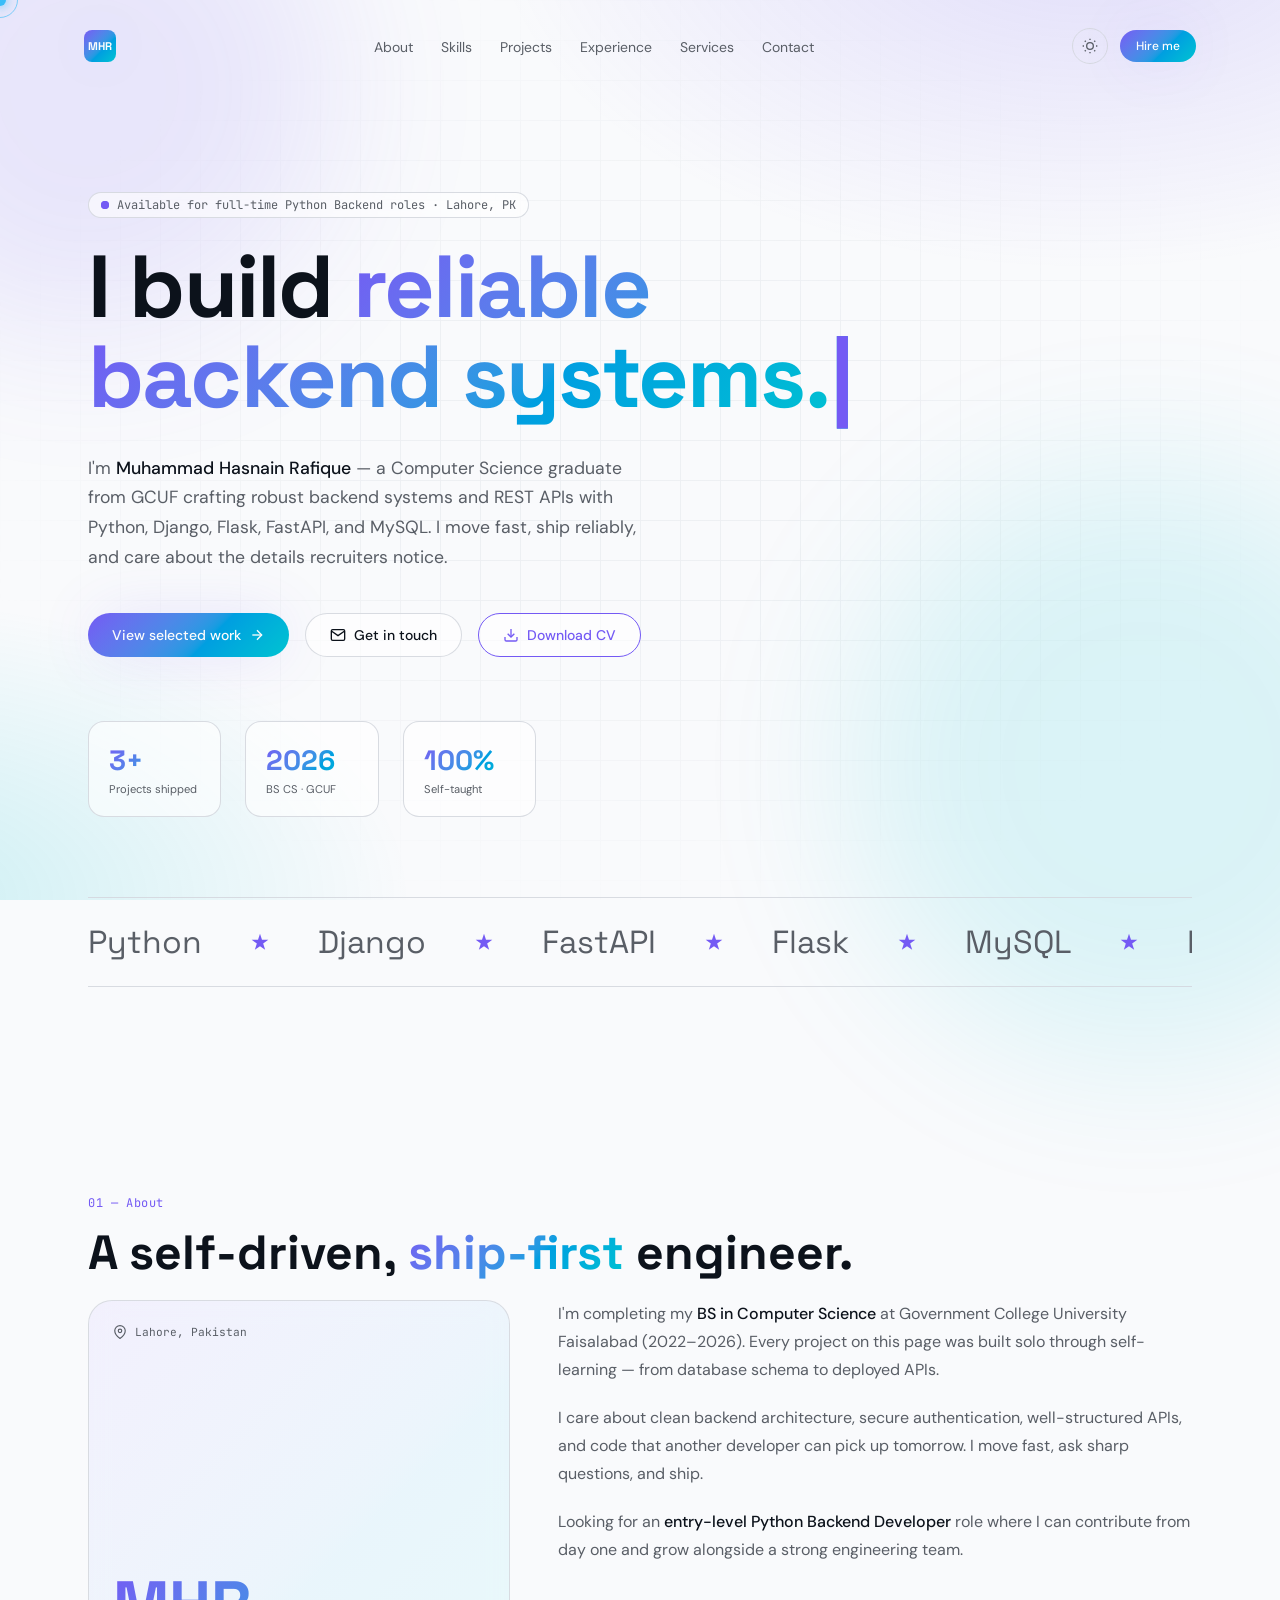
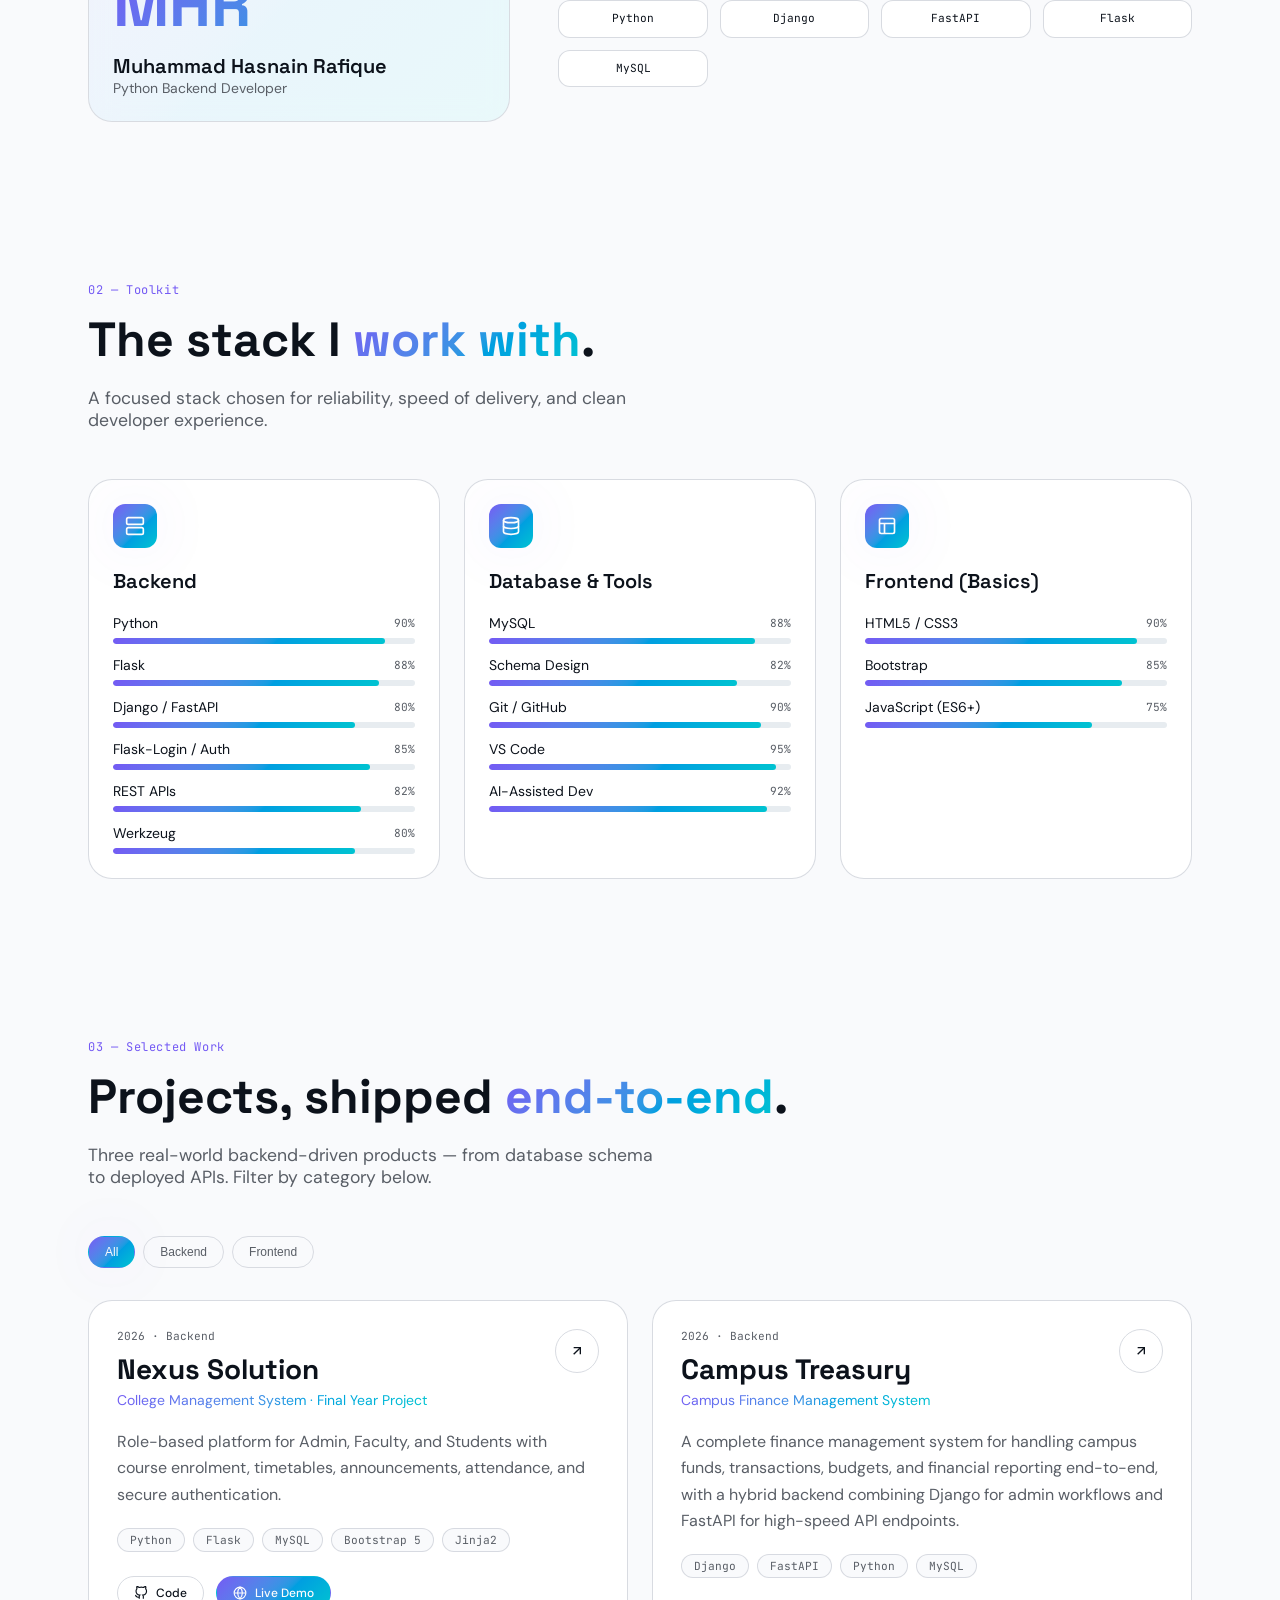
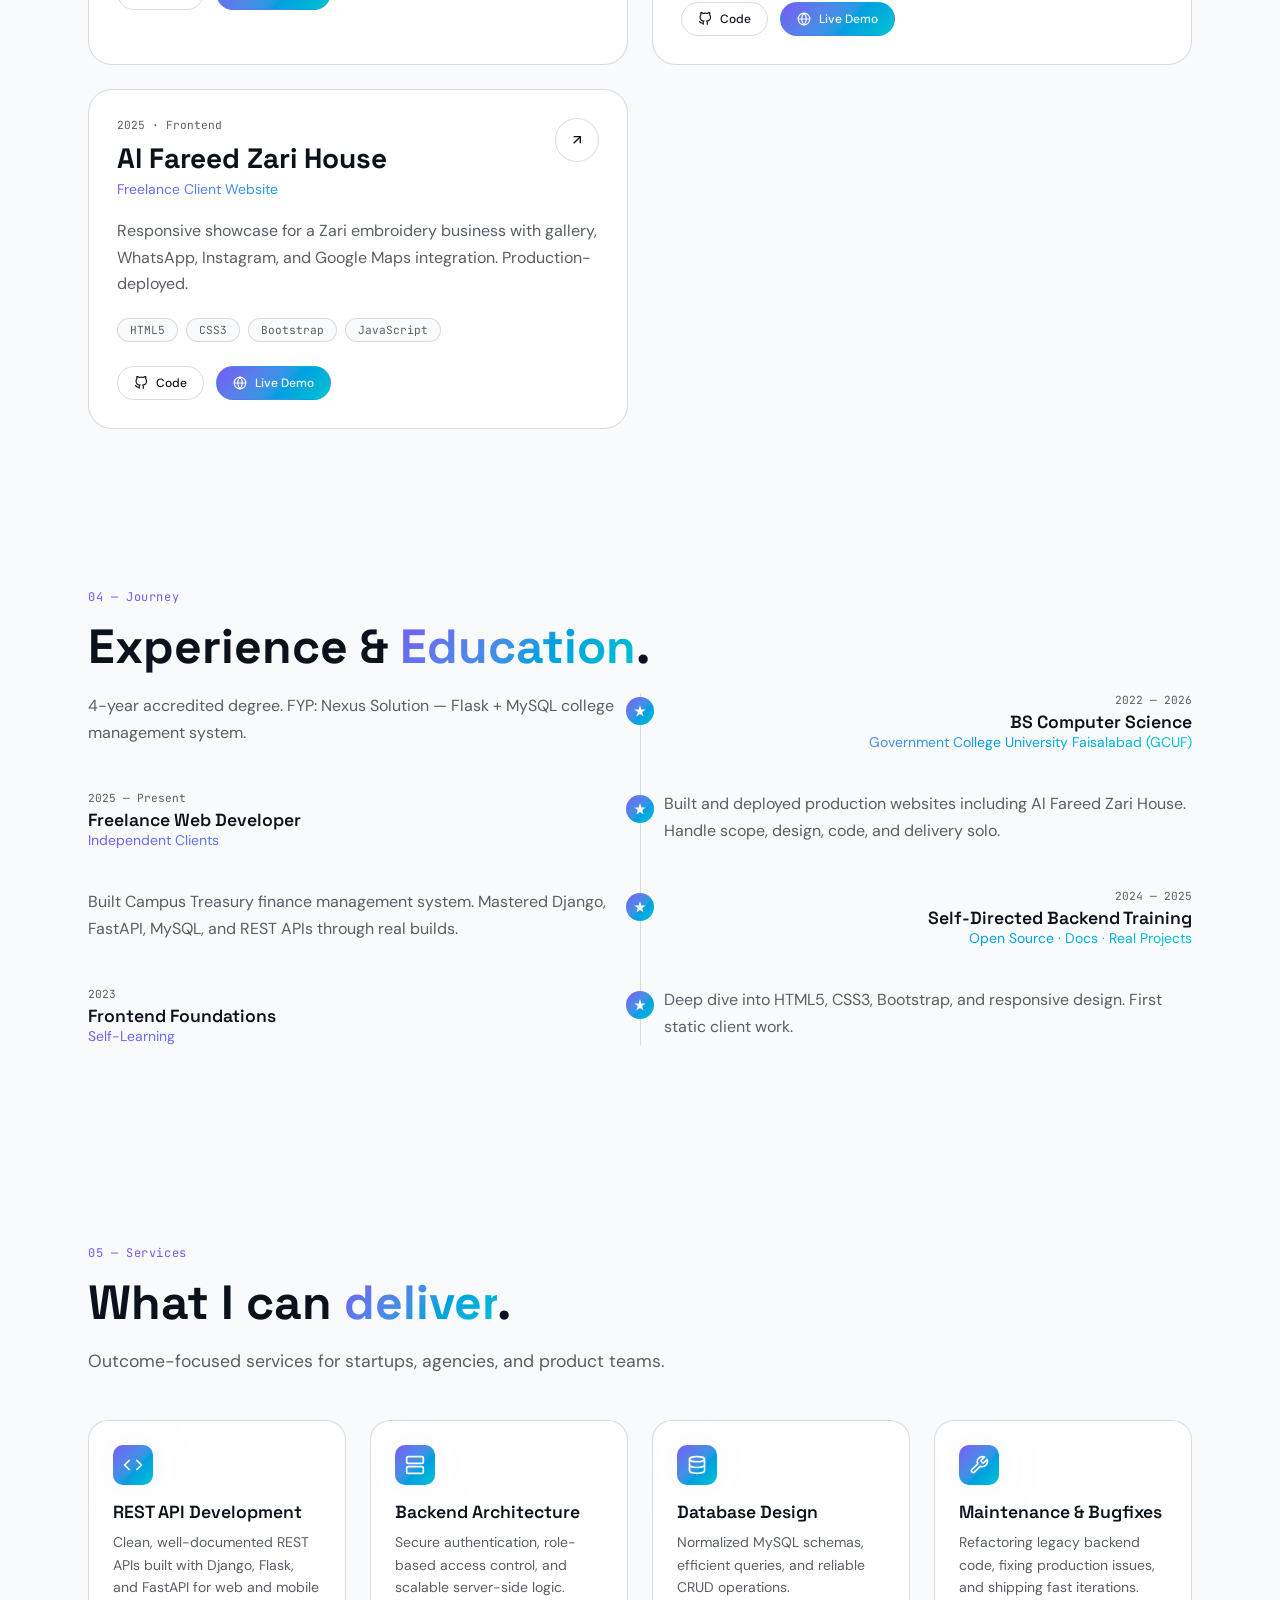
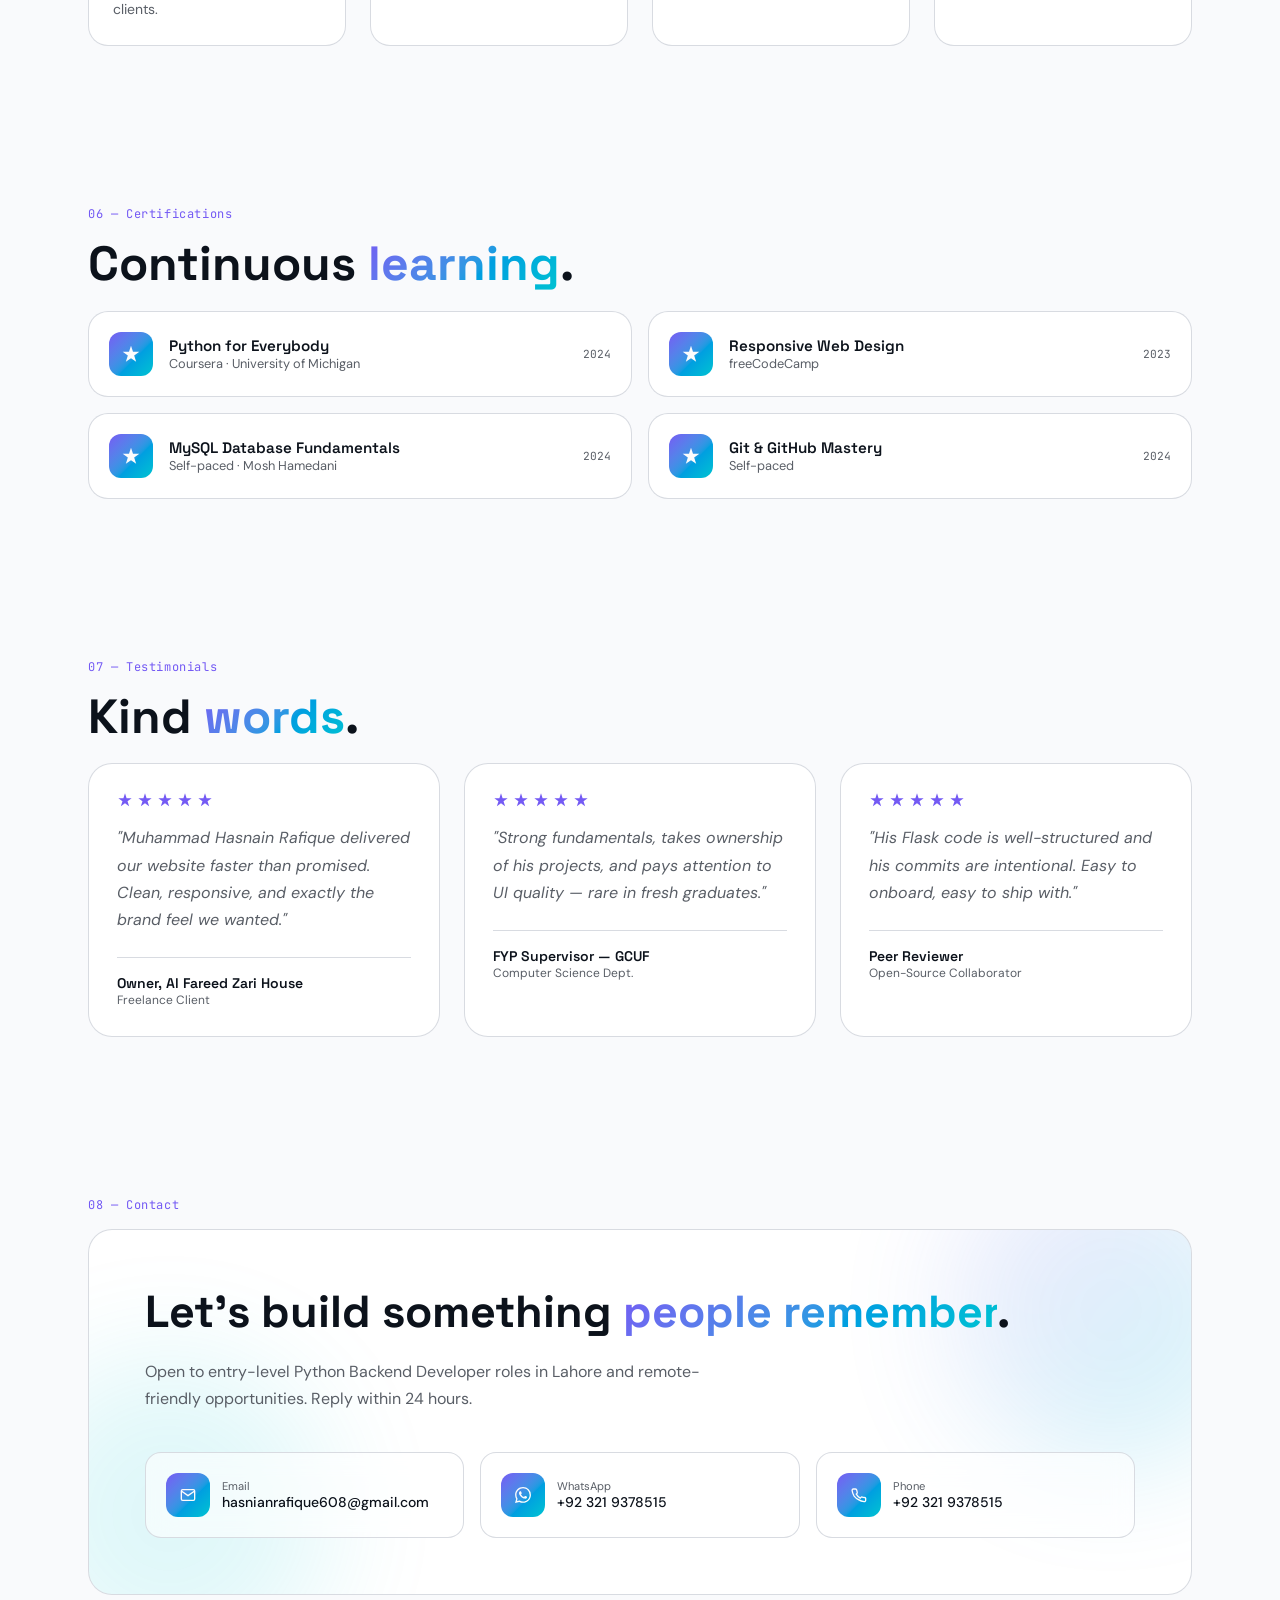
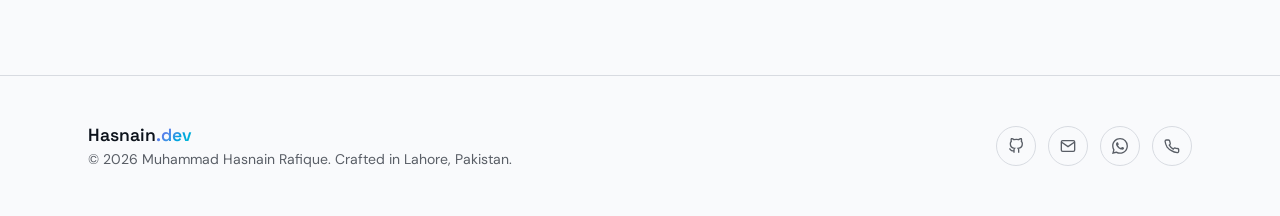
<file: Hasnain-portfolio (2).html>
<!DOCTYPE html>
<html lang="en">
<head>
<meta charset="UTF-8" />
<meta name="viewport" content="width=device-width, initial-scale=1.0" />
<title>Muhammad Hasnain Rafique — Python Backend Developer</title>
<meta name="description" content="Portfolio of Muhammad Hasnain Rafique — Computer Science graduate building robust backend systems and REST APIs with Python, Django, Flask, FastAPI, and MySQL. Based in Lahore, Pakistan." />
<meta property="og:type" content="website" />
<meta property="og:title" content="Muhammad Hasnain Rafique — Python Backend Developer" />
<meta property="og:description" content="Computer Science graduate building robust backend systems and REST APIs with Python, Django, Flask, FastAPI, and MySQL. Based in Lahore, Pakistan." />
<meta property="og:url" content="https://hasnain.dev" />
<meta name="twitter:card" content="summary" />
<meta name="twitter:title" content="Muhammad Hasnain Rafique — Python Backend Developer" />
<meta name="twitter:description" content="Computer Science graduate building robust backend systems and REST APIs with Python, Django, Flask, FastAPI, and MySQL." />
<link rel="preconnect" href="https://fonts.googleapis.com" />
<link rel="preconnect" href="https://fonts.gstatic.com" crossorigin />
<link href="https://fonts.googleapis.com/css2?family=Space+Grotesk:wght@400;500;600;700&family=DM+Sans:ital,opsz,wght@0,9..40,300;0,9..40,400;0,9..40,500;1,9..40,400&family=JetBrains+Mono:wght@400;500&display=swap" rel="stylesheet" />
<style>
/* ─── CSS Variables ─── */
:root {
  --bg: oklch(0.985 0.003 250);
  --fg: oklch(0.18 0.02 260);
  --surface: oklch(1 0 0);
  --muted: oklch(0.94 0.008 250);
  --muted-fg: oklch(0.48 0.015 260);
  --border: oklch(0.88 0.01 260 / 0.9);
  --accent: oklch(0.58 0.22 285);
  --accent-2: oklch(0.72 0.18 200);
  --accent-fg: oklch(0.99 0 0);
  --accent-glow: oklch(0.58 0.22 285 / 0.25);
  --glass-bg: oklch(1 0 0 / 0.6);
  --grad-accent: linear-gradient(135deg, oklch(0.58 0.22 285), oklch(0.72 0.18 200));
  --grad-hero: radial-gradient(1000px 600px at 85% -10%, oklch(0.58 0.22 285 / 0.18), transparent 60%), radial-gradient(900px 500px at -10% 100%, oklch(0.72 0.18 200 / 0.18), transparent 60%);
  --shadow-glow: 0 0 60px -10px var(--accent-glow);
  --shadow-soft: 0 8px 30px -10px oklch(0.4 0.05 260 / 0.18);
}
.dark {
  --bg: oklch(0.13 0.02 265);
  --fg: oklch(0.97 0.01 250);
  --surface: oklch(0.17 0.025 265);
  --muted: oklch(0.22 0.025 265);
  --muted-fg: oklch(0.72 0.02 260);
  --border: oklch(0.30 0.03 265 / 0.5);
  --accent: oklch(0.78 0.19 175);
  --accent-2: oklch(0.70 0.22 305);
  --accent-fg: oklch(0.13 0.02 265);
  --accent-glow: oklch(0.78 0.19 175 / 0.45);
  --glass-bg: oklch(0.17 0.025 265 / 0.55);
  --grad-accent: linear-gradient(135deg, oklch(0.78 0.19 175), oklch(0.70 0.22 305));
  --grad-hero: radial-gradient(1200px 700px at 80% -10%, oklch(0.78 0.19 175 / 0.22), transparent 60%), radial-gradient(900px 500px at -5% 100%, oklch(0.70 0.22 305 / 0.20), transparent 60%);
  --shadow-glow: 0 0 80px -10px var(--accent-glow);
  --shadow-soft: 0 10px 40px -15px oklch(0 0 0 / 0.6);
}

/* ─── Reset & Base ─── */
*, *::before, *::after { box-sizing: border-box; margin: 0; padding: 0; border-color: var(--border); }
html { scroll-behavior: smooth; }
body {
  background: var(--bg);
  color: var(--fg);
  font-family: 'DM Sans', system-ui, sans-serif;
  -webkit-font-smoothing: antialiased;
  transition: background .5s ease, color .5s ease;
  overflow-x: hidden;
}
::selection { background: var(--accent); color: var(--accent-fg); }
::-webkit-scrollbar { width: 8px; }
::-webkit-scrollbar-track { background: var(--bg); }
::-webkit-scrollbar-thumb { background: var(--grad-accent); border-radius: 10px; }

/* ─── Typography ─── */
.font-display { font-family: 'Space Grotesk', ui-sans-serif, sans-serif; }
.font-mono { font-family: 'JetBrains Mono', ui-monospace, monospace; }

/* ─── Utility Classes ─── */
.text-accent {
  background: var(--grad-accent);
  -webkit-background-clip: text;
  background-clip: text;
  color: transparent;
}
.bg-accent { background: var(--grad-accent); }
.glass {
  background: var(--glass-bg);
  backdrop-filter: blur(14px);
  -webkit-backdrop-filter: blur(14px);
  border: 1px solid var(--border);
}
.glow { box-shadow: var(--shadow-glow); }
.soft-shadow { box-shadow: var(--shadow-soft); }
.container { max-width: 72rem; margin: 0 auto; padding: 0 1.5rem; }

/* ─── Animations ─── */
@keyframes blob {
  0%,100% { transform: translate(0,0) scale(1); }
  33% { transform: translate(40px,-30px) scale(1.1); }
  66% { transform: translate(-30px,30px) scale(0.95); }
}
@keyframes shimmer { 0% { transform: translateX(0); } 100% { transform: translateX(-50%); } }
@keyframes gradient-pan {
  0%,100% { background-position: 0% 50%; }
  50% { background-position: 100% 50%; }
}
@keyframes blink { 0%,100% { opacity: 1; } 50% { opacity: 0; } }
@keyframes pulse-ring {
  0% { box-shadow: 0 0 0 0 var(--accent-glow); }
  100% { box-shadow: 0 0 0 20px transparent; }
}
@keyframes fade-up { from { opacity:0; transform:translateY(24px); } to { opacity:1; transform:translateY(0); } }
@keyframes slide-in-left { from { opacity:0; transform:translateX(-30px); } to { opacity:1; transform:translateX(0); } }
@keyframes slide-in-right { from { opacity:0; transform:translateX(30px); } to { opacity:1; transform:translateX(0); } }
@keyframes progress-fill { from { width: 0; } }

.anim-gradient-pan { background-size: 200% 200%; animation: gradient-pan 8s ease infinite; }
.anim-shimmer { animation: shimmer 30s linear infinite; }
.blob-anim { animation: blob 16s ease-in-out infinite; }
.caret::after { content:"|"; margin-left:2px; color:var(--accent); animation:blink 1s steps(2,start) infinite; }

/* Intersection observer reveals */
.reveal { opacity: 0; transform: translateY(24px); transition: opacity .7s ease, transform .7s ease; }
.reveal.visible { opacity: 1; transform: translateY(0); }
.reveal-left { opacity: 0; transform: translateX(-30px); transition: opacity .7s ease, transform .7s ease; }
.reveal-left.visible { opacity: 1; transform: translateX(0); }
.reveal-right { opacity: 0; transform: translateX(30px); transition: opacity .7s ease, transform .7s ease; }
.reveal-right.visible { opacity: 1; transform: translateX(0); }

/* ─── Scroll Progress ─── */
#scroll-progress {
  position: fixed; top: 0; left: 0; height: 3px; width: 0;
  background: var(--grad-accent); z-index: 1000;
  transition: width .1s linear;
}

/* ─── Custom Cursor ─── */
#cursor {
  position: fixed; pointer-events: none; z-index: 9999;
  width: 12px; height: 12px; border-radius: 50%;
  background: #38bdf8;
  transform: translate(-50%,-50%);
  transition: transform .1s ease, opacity .3s;
  mix-blend-mode: normal;
  box-shadow: 0 0 10px 2px rgba(56,189,248,0.5);
}
#cursor-ring {
  position: fixed; pointer-events: none; z-index: 9998;
  width: 36px; height: 36px; border-radius: 50%;
  border: 1.5px solid #38bdf8;
  transform: translate(-50%,-50%);
  transition: left .12s ease, top .12s ease, width .2s ease, height .2s ease, opacity .3s;
  opacity: .6;
}

/* ─── Loading Screen ─── */
#loading {
  position: fixed; inset: 0; z-index: 9000;
  background: var(--bg);
  display: flex; align-items: center; justify-content: center;
  transition: opacity .5s ease .3s, visibility .5s .3s;
}
#loading.done { opacity: 0; visibility: hidden; }
.loading-inner { text-align: center; }
.loading-logo {
  font-family: 'Space Grotesk', sans-serif;
  font-size: 3rem; font-weight: 700;
  background: var(--grad-accent);
  -webkit-background-clip: text; background-clip: text; color: transparent;
}
.loading-bar-wrap { margin-top: 1.5rem; width: 200px; height: 2px; background: var(--muted); border-radius: 9999px; overflow: hidden; }
.loading-bar { height: 100%; background: var(--grad-accent); border-radius: 9999px; width: 0; transition: width .05s linear; }

/* ─── Navbar ─── */
nav#navbar {
  position: fixed; top: 0; left: 0; right: 0; z-index: 500; padding: 1rem 1rem 0;
}
.nav-inner {
  max-width: 72rem; margin: 0 auto;
  display: flex; align-items: center; justify-content: space-between;
  border-radius: 9999px; padding: .75rem 1.25rem;
  transition: background .3s, box-shadow .3s, backdrop-filter .3s;
}
.nav-inner.scrolled { background: var(--glass-bg); backdrop-filter: blur(14px); -webkit-backdrop-filter: blur(14px); border: 1px solid var(--border); box-shadow: var(--shadow-soft); }
.nav-logo { display: flex; align-items: center; gap: .5rem; text-decoration: none; color: var(--fg); font-family: 'Space Grotesk', sans-serif; font-size: 1rem; font-weight: 600; }
.nav-logo-badge {
  display: flex; align-items: center; justify-content: center;
  width: 2rem; height: 2rem; border-radius: .5rem;
  background: var(--grad-accent); color: var(--accent-fg);
  font-size: .7rem; font-weight: 700;
  box-shadow: var(--shadow-glow);
}
.nav-logo-text span { background: var(--grad-accent); -webkit-background-clip: text; background-clip: text; color: transparent; }
.nav-links { display: flex; align-items: center; gap: 1.75rem; list-style: none; }
.nav-links a { text-decoration: none; font-size: .875rem; color: var(--muted-fg); position: relative; transition: color .2s; }
.nav-links a::after { content: ""; position: absolute; left: 0; bottom: -3px; width: 100%; height: 2px; background: var(--grad-accent); transform: scaleX(0); transform-origin: right; transition: transform .4s cubic-bezier(.16,1,.3,1); }
.nav-links a:hover { color: var(--fg); }
.nav-links a:hover::after { transform: scaleX(1); transform-origin: left; }
.nav-cta {
  display: none;
  text-decoration: none;
  border-radius: 9999px; padding: .5rem 1rem;
  font-size: .75rem; font-weight: 500;
  background: var(--grad-accent); color: var(--accent-fg);
  box-shadow: var(--shadow-glow);
  transition: transform .2s;
}
.nav-cta:hover { transform: scale(1.05); }
.theme-toggle {
  width: 2.25rem; height: 2.25rem; border-radius: 9999px;
  border: 1px solid var(--border); background: transparent; cursor: pointer;
  display: flex; align-items: center; justify-content: center; color: var(--muted-fg);
  transition: border-color .2s, color .2s;
}
.theme-toggle:hover { border-color: var(--accent); color: var(--fg); }
.nav-actions { display: flex; align-items: center; gap: .75rem; }
.hamburger {
  width: 2.25rem; height: 2.25rem; border-radius: 9999px;
  border: 1px solid var(--border); background: transparent; cursor: pointer;
  display: flex; align-items: center; justify-content: center; color: var(--fg);
}
.mobile-menu {
  max-width: 72rem; margin: .5rem auto 0;
  border-radius: 1rem; padding: 1rem;
  display: none; flex-direction: column; gap: .5rem;
}
.mobile-menu.open { display: flex; }
.mobile-menu a { text-decoration: none; padding: .5rem .75rem; border-radius: .5rem; font-size: .875rem; color: var(--muted-fg); transition: background .2s, color .2s; }
.mobile-menu a:hover { background: var(--surface); color: var(--fg); }
@media(min-width:768px){ .nav-cta { display: inline-flex; } .hamburger { display: none; } }
@media(max-width:767px){ .nav-links { display: none; } }

/* ─── Background layers ─── */
.bg-hero-layer { position: fixed; inset: 0; z-index: -10; background-image: var(--grad-hero); pointer-events: none; }
.grid-bg {
  position: fixed; inset: 0; z-index: -10; pointer-events: none; opacity: .3;
  background-image: linear-gradient(var(--border) 1px, transparent 1px), linear-gradient(90deg, var(--border) 1px, transparent 1px);
  background-size: 40px 40px;
  mask-image: radial-gradient(ellipse at center, black 30%, transparent 75%);
}
.blob-1 {
  position: fixed; top: -10rem; left: -10rem; z-index: -10;
  width: 31rem; height: 31rem; border-radius: 9999px;
  background: var(--accent); opacity: .12; filter: blur(80px);
  animation: blob 16s ease-in-out infinite;
}
.blob-2 {
  position: fixed; bottom: -10rem; right: -10rem; z-index: -10;
  width: 37rem; height: 37rem; border-radius: 9999px;
  background: var(--accent-2); opacity: .12; filter: blur(80px);
  animation: blob 16s ease-in-out infinite; animation-delay: -7s;
}

/* ─── Sections ─── */
section.port-section { padding: 5rem 0; }
.section-eyebrow { font-family: 'JetBrains Mono', monospace; font-size: .75rem; color: var(--accent); letter-spacing: .05em; margin-bottom: 1rem; }
.section-title { font-family: 'Space Grotesk', sans-serif; font-size: clamp(1.75rem, 4vw, 3rem); font-weight: 700; line-height: 1.1; margin-bottom: 1.25rem; }
.section-desc { color: var(--muted-fg); font-size: 1.1rem; max-width: 36rem; margin-bottom: 3rem; }

/* ─── Hero ─── */
#hero { padding: 9rem 0 6rem; }
@media(min-width:768px){ #hero { padding: 12rem 0 8rem; } }
.hero-badge {
  display: inline-flex; align-items: center; gap: .5rem;
  border-radius: 9999px; border: 1px solid var(--border);
  background: var(--glass-bg); backdrop-filter: blur(14px);
  padding: .25rem .75rem; font-family: 'JetBrains Mono', monospace;
  font-size: .75rem; color: var(--muted-fg); margin-bottom: 1.5rem;
  animation: fade-up .7s ease both;
}
.pulse-dot { position: relative; display: inline-flex; width: .5rem; height: .5rem; }
.pulse-dot::before {
  content: ""; position: absolute; inset: 0; border-radius: 9999px;
  background: var(--accent); animation: pulse-ring 1.6s ease-out infinite;
}
.pulse-dot::after { content: ""; display: block; width: .5rem; height: .5rem; border-radius: 9999px; background: var(--accent); position: relative; }
.hero-h1 {
  font-family: 'Space Grotesk', sans-serif;
  font-size: clamp(2.5rem, 7vw, 5.5rem);
  font-weight: 700; line-height: 1.02; letter-spacing: -.02em;
  animation: fade-up .8s ease .1s both;
}
.hero-h1 .accent-animated {
  background: var(--grad-accent); -webkit-background-clip: text; background-clip: text;
  color: transparent; background-size: 200% 200%; animation: gradient-pan 8s ease infinite;
}
.hero-sub { margin-top: 2rem; max-width: 36rem; font-size: 1.1rem; color: var(--muted-fg); line-height: 1.7; animation: fade-up .8s ease .25s both; }
.hero-sub strong { color: var(--fg); font-weight: 500; }
.hero-btns { margin-top: 2.5rem; display: flex; flex-wrap: wrap; gap: 1rem; animation: fade-up .8s ease .4s both; }
.btn-primary {
  display: inline-flex; align-items: center; gap: .5rem;
  border-radius: 9999px; padding: .75rem 1.5rem;
  font-size: .875rem; font-weight: 500;
  background: var(--grad-accent); color: var(--accent-fg);
  box-shadow: var(--shadow-glow); text-decoration: none;
  transition: transform .2s;
}
.btn-primary:hover { transform: scale(1.04); }
.btn-primary svg, .btn-secondary svg { transition: transform .2s; }
.btn-primary:hover svg { transform: translateX(4px); }
.btn-secondary {
  display: inline-flex; align-items: center; gap: .5rem;
  border-radius: 9999px; padding: .75rem 1.5rem;
  font-size: .875rem; font-weight: 500;
  border: 1px solid var(--border); text-decoration: none; color: var(--fg);
  background: var(--glass-bg); backdrop-filter: blur(14px);
  transition: border-color .2s;
}
.btn-secondary:hover { border-color: var(--accent); }
.btn-secondary.btn-cv { border-color: var(--accent); color: var(--accent); }
.hero-stats { margin-top: 4rem; display: grid; grid-template-columns: repeat(3,1fr); gap: 1.5rem; max-width: 28rem; animation: fade-up .8s ease .55s both; }
.stat-card { border-radius: 1rem; border: 1px solid var(--border); background: var(--glass-bg); backdrop-filter: blur(14px); padding: 1.25rem; }
.stat-val { font-family: 'Space Grotesk', sans-serif; font-size: 1.75rem; font-weight: 700; background: var(--grad-accent); -webkit-background-clip: text; background-clip: text; color: transparent; }
.stat-label { margin-top: .25rem; font-size: .7rem; color: var(--muted-fg); }
.marquee-wrap { margin-top: 5rem; overflow: hidden; border-top: 1px solid var(--border); border-bottom: 1px solid var(--border); padding: 1.5rem 0; }
.marquee-track { display: flex; width: max-content; gap: 3rem; animation: shimmer 30s linear infinite; }
.marquee-item { display: flex; align-items: center; gap: 3rem; font-family: 'Space Grotesk', sans-serif; font-size: 1.5rem; color: var(--muted-fg); white-space: nowrap; }
@media(min-width:768px){ .marquee-item { font-size: 2rem; } }
.marquee-spark { color: var(--accent); display: flex; align-items: center; }

/* ─── About ─── */
.about-grid { display: grid; gap: 3rem; }
@media(min-width:768px){ .about-grid { grid-template-columns: 2fr 3fr; } }
.about-card {
  position: relative; border-radius: 1.5rem; border: 1px solid var(--border);
  background: var(--glass-bg); backdrop-filter: blur(14px); padding: 1.5rem;
  aspect-ratio: 1; overflow: hidden;
}
.about-card::before { content: ""; position: absolute; inset: 0; background: var(--grad-accent); opacity: .08; }
.about-card-inner { position: relative; height: 100%; display: flex; flex-direction: column; justify-content: space-between; }
.about-location { display: flex; align-items: center; gap: .5rem; font-family: 'JetBrains Mono', monospace; font-size: .7rem; color: var(--muted-fg); }
.about-initials { font-family: 'Space Grotesk', sans-serif; font-size: 4rem; font-weight: 700; background: var(--grad-accent); -webkit-background-clip: text; background-clip: text; color: transparent; }
.about-name { margin-top: .5rem; font-family: 'Space Grotesk', sans-serif; font-size: 1.25rem; font-weight: 600; }
.about-role { font-size: .875rem; color: var(--muted-fg); }
.about-text { display: flex; flex-direction: column; gap: 1.25rem; color: var(--muted-fg); font-size: 1rem; line-height: 1.75; }
.about-text strong { color: var(--fg); font-weight: 500; }
.tech-pills { display: grid; grid-template-columns: repeat(2,1fr); gap: .75rem; margin-top: 1rem; }
@media(min-width:480px){ .tech-pills { grid-template-columns: repeat(4,1fr); } }
.tech-pill { border-radius: .75rem; border: 1px solid var(--border); background: var(--surface); padding: .5rem .75rem; text-align: center; font-family: 'JetBrains Mono', monospace; font-size: .7rem; color: var(--fg); }

/* ─── Skills ─── */
.skills-grid { display: grid; gap: 1.5rem; }
@media(min-width:768px){ .skills-grid { grid-template-columns: repeat(3,1fr); } }
.skill-card {
  position: relative; overflow: hidden; border-radius: 1.5rem;
  border: 1px solid var(--border); background: var(--surface);
  padding: 1.5rem; transition: border-color .3s, transform .3s;
}
.skill-card:hover { border-color: var(--accent); transform: translateY(-6px); }
.skill-card-glow {
  position: absolute; right: -3rem; top: -3rem; width: 8rem; height: 8rem;
  border-radius: 9999px; background: var(--accent); opacity: 0; filter: blur(40px);
  transition: opacity .4s;
}
.skill-card:hover .skill-card-glow { opacity: .15; }
.skill-icon {
  display: inline-flex; align-items: center; justify-content: center;
  width: 2.75rem; height: 2.75rem; border-radius: .75rem;
  background: var(--grad-accent); color: var(--accent-fg); margin-bottom: 1.25rem;
  box-shadow: var(--shadow-glow);
}
.skill-cat { font-family: 'Space Grotesk', sans-serif; font-size: 1.25rem; font-weight: 600; margin-bottom: 1.25rem; }
.skill-list { list-style: none; display: flex; flex-direction: column; gap: .75rem; }
.skill-row-head { display: flex; justify-content: space-between; align-items: center; font-size: .875rem; margin-bottom: .375rem; }
.skill-pct { font-family: 'JetBrains Mono', monospace; font-size: .7rem; color: var(--muted-fg); }
.skill-bar-bg { height: 6px; border-radius: 9999px; background: var(--muted); overflow: hidden; }
.skill-bar { height: 100%; border-radius: 9999px; background: var(--grad-accent); width: 0; transition: width 1.1s ease; }

/* ─── Projects ─── */
.filter-btns { display: flex; flex-wrap: wrap; gap: .5rem; margin-bottom: 2rem; }
.filter-btn {
  border-radius: 9999px; border: 1px solid var(--border); padding: .5rem 1rem;
  font-size: .75rem; font-weight: 500; cursor: pointer; background: transparent;
  color: var(--muted-fg); transition: all .2s;
}
.filter-btn:hover { border-color: var(--accent); color: var(--fg); }
.filter-btn.active { background: var(--grad-accent); color: var(--accent-fg); border-color: transparent; box-shadow: var(--shadow-glow); }
.projects-grid { display: grid; gap: 1.5rem; }
@media(min-width:768px){ .projects-grid { grid-template-columns: repeat(2,1fr); } }
.project-card {
  position: relative; overflow: hidden; border-radius: 1.5rem;
  border: 1px solid var(--border); background: var(--surface);
  padding: 1.75rem; transition: border-color .3s, transform .3s;
  text-decoration: none; color: inherit; display: block;
}
.project-card:hover { border-color: var(--accent); transform: translateY(-8px); }
.project-card-glow {
  position: absolute; right: -5rem; top: -5rem;
  width: 14rem; height: 14rem; border-radius: 9999px;
  background: var(--grad-accent); opacity: 0; filter: blur(50px);
  transition: opacity .5s;
}
.project-card:hover .project-card-glow { opacity: .2; }
.project-card-body { position: relative; }
.project-head { display: flex; align-items: flex-start; justify-content: space-between; gap: 1rem; }
.project-meta { font-family: 'JetBrains Mono', monospace; font-size: .7rem; color: var(--muted-fg); }
.project-name { margin-top: .5rem; font-family: 'Space Grotesk', sans-serif; font-size: 1.5rem; font-weight: 700; }
@media(min-width:768px){ .project-name { font-size: 1.75rem; } }
.project-tag { margin-top: .25rem; font-size: .875rem; background: var(--grad-accent); -webkit-background-clip: text; background-clip: text; color: transparent; }
.project-arrow {
  flex-shrink: 0; width: 2.75rem; height: 2.75rem; border-radius: 9999px;
  border: 1px solid var(--border); display: flex; align-items: center; justify-content: center;
  transition: all .3s; color: var(--fg);
}
.project-card:hover .project-arrow {
  background: var(--grad-accent); color: var(--accent-fg); border-color: transparent;
  transform: rotate(45deg); box-shadow: var(--shadow-glow);
}
.project-desc { margin-top: 1.25rem; color: var(--muted-fg); line-height: 1.65; }
.project-stack { margin-top: 1.25rem; display: flex; flex-wrap: wrap; gap: .5rem; }
.stack-tag { border-radius: 9999px; border: 1px solid var(--border); background: var(--bg); padding: .25rem .75rem; font-family: 'JetBrains Mono', monospace; font-size: .7rem; color: var(--muted-fg); }
.project-links { margin-top: 1.5rem; display: flex; gap: .75rem; }
.link-btn {
  display: inline-flex; align-items: center; gap: .5rem; border-radius: 9999px;
  padding: .5rem 1rem; font-size: .75rem; font-weight: 500; text-decoration: none;
  border: 1px solid var(--border); color: var(--fg); transition: border-color .2s, color .2s;
}
.link-btn:hover { border-color: var(--accent); color: var(--fg); }
.link-btn.demo { background: var(--grad-accent); color: var(--accent-fg); border-color: transparent; transition: transform .2s; }
.link-btn.demo:hover { transform: scale(1.05); }

/* ─── Timeline ─── */
.timeline { position: relative; }
.timeline-line { position: absolute; left: .75rem; top: 0; height: 100%; width: 1px; background: var(--border); }
@media(min-width:768px){ .timeline-line { left: 50%; } }
.timeline-item { position: relative; margin-bottom: 2.5rem; display: grid; gap: 1rem; padding-left: 2.5rem; }
@media(min-width:768px){ .timeline-item { grid-template-columns: 1fr 1fr; gap: 3rem; padding-left: 0; } }
.timeline-item.odd .timeline-info { text-align: left; }
@media(min-width:768px){ .timeline-item.even .timeline-info { text-align: right; } }
.timeline-dot {
  position: absolute; left: 0; top: .25rem;
  width: 1.75rem; height: 1.75rem; border-radius: 9999px;
  background: var(--grad-accent); color: var(--accent-fg);
  display: flex; align-items: center; justify-content: center;
  box-shadow: var(--shadow-glow);
}
@media(min-width:768px){ .timeline-dot { left: 50%; transform: translateX(-50%); } }
.timeline-dot svg { width: .875rem; height: .875rem; }
.timeline-date { font-family: 'JetBrains Mono', monospace; font-size: .7rem; color: var(--muted-fg); }
.timeline-title { margin-top: .25rem; font-family: 'Space Grotesk', sans-serif; font-size: 1.1rem; font-weight: 600; }
.timeline-org { font-size: .875rem; background: var(--grad-accent); -webkit-background-clip: text; background-clip: text; color: transparent; }
.timeline-desc { color: var(--muted-fg); line-height: 1.65; }
@media(min-width:768px){ .timeline-item.even .timeline-desc { order: -1; } }

/* ─── Services ─── */
.services-grid { display: grid; gap: 1.5rem; }
@media(min-width:640px){ .services-grid { grid-template-columns: repeat(2,1fr); } }
@media(min-width:1024px){ .services-grid { grid-template-columns: repeat(4,1fr); } }
.service-card {
  position: relative; overflow: hidden; border-radius: 1.25rem;
  border: 1px solid var(--border); background: var(--surface);
  padding: 1.5rem; transition: border-color .3s, transform .3s;
}
.service-card:hover { border-color: var(--accent); transform: translateY(-6px); }
.service-icon {
  display: inline-flex; align-items: center; justify-content: center;
  width: 2.5rem; height: 2.5rem; border-radius: .625rem;
  background: var(--grad-accent); color: var(--accent-fg); margin-bottom: 1rem;
  box-shadow: var(--shadow-glow); transition: transform .3s;
}
.service-card:hover .service-icon { transform: scale(1.1); }
.service-title { font-family: 'Space Grotesk', sans-serif; font-size: 1.1rem; font-weight: 600; margin-bottom: .5rem; }
.service-desc { font-size: .875rem; color: var(--muted-fg); line-height: 1.6; }

/* ─── Certifications ─── */
.certs-grid { display: grid; gap: 1rem; }
@media(min-width:768px){ .certs-grid { grid-template-columns: repeat(2,1fr); } }
.cert-card {
  display: flex; align-items: center; justify-content: space-between; gap: 1rem;
  border-radius: 1.25rem; border: 1px solid var(--border); background: var(--surface);
  padding: 1.25rem; transition: border-color .3s;
}
.cert-card:hover { border-color: var(--accent); }
.cert-icon {
  flex-shrink: 0; display: flex; align-items: center; justify-content: center;
  width: 2.75rem; height: 2.75rem; border-radius: .75rem;
  background: var(--grad-accent); color: var(--accent-fg);
}
.cert-left { display: flex; align-items: center; gap: 1rem; }
.cert-name { font-family: 'Space Grotesk', sans-serif; font-weight: 600; font-size: .95rem; }
.cert-org { font-size: .8rem; color: var(--muted-fg); }
.cert-year { font-family: 'JetBrains Mono', monospace; font-size: .7rem; color: var(--muted-fg); white-space: nowrap; }

/* ─── Testimonials ─── */
.test-grid { display: grid; gap: 1.5rem; }
@media(min-width:768px){ .test-grid { grid-template-columns: repeat(3,1fr); } }
.test-card { border-radius: 1.5rem; border: 1px solid var(--border); background: var(--surface); padding: 1.75rem; }
.stars { display: flex; gap: .25rem; color: var(--accent); margin-bottom: 1rem; }
.stars svg { width: 1rem; height: 1rem; fill: currentColor; }
.test-quote { color: var(--muted-fg); line-height: 1.7; font-style: italic; }
.test-divider { border-top: 1px solid var(--border); margin-top: 1.5rem; padding-top: 1rem; }
.test-name { font-family: 'Space Grotesk', sans-serif; font-size: .875rem; font-weight: 600; }
.test-role { font-size: .75rem; color: var(--muted-fg); }

/* ─── Contact ─── */
.contact-box {
  position: relative; overflow: hidden; border-radius: 1.5rem;
  border: 1px solid var(--border); background: var(--surface);
  padding: 2rem; 
}
@media(min-width:768px){ .contact-box { padding: 3.5rem; } }
.contact-blob-1 { position: absolute; right: -5rem; top: -5rem; width: 20rem; height: 20rem; border-radius: 9999px; background: var(--grad-accent); opacity: .15; filter: blur(60px); }
.contact-blob-2 { position: absolute; left: -5rem; bottom: -5rem; width: 20rem; height: 20rem; border-radius: 9999px; background: var(--accent-2); opacity: .12; filter: blur(60px); }
.contact-inner { position: relative; }
.contact-h2 { font-family: 'Space Grotesk', sans-serif; font-size: clamp(1.75rem, 3.5vw, 3rem); font-weight: 700; line-height: 1.15; }
.contact-sub { margin-top: 1.25rem; color: var(--muted-fg); font-size: 1rem; line-height: 1.7; max-width: 38rem; }
.contact-links { margin-top: 2.5rem; display: grid; gap: 1rem; }
@media(min-width:640px){ .contact-links { grid-template-columns: repeat(3,1fr); } }
.contact-link {
  display: flex; align-items: center; gap: .75rem;
  border-radius: 1rem; border: 1px solid var(--border);
  background: var(--glass-bg); backdrop-filter: blur(14px);
  padding: 1.25rem; text-decoration: none; color: inherit;
  transition: border-color .2s, transform .2s, box-shadow .2s;
}
.contact-link:hover { border-color: var(--accent); transform: translateY(-4px); box-shadow: var(--shadow-glow); }
.contact-link-icon {
  flex-shrink: 0; display: flex; align-items: center; justify-content: center;
  width: 2.75rem; height: 2.75rem; border-radius: .75rem;
  background: var(--grad-accent); color: var(--accent-fg);
}
.contact-link-label { font-size: .7rem; color: var(--muted-fg); }
.contact-link-val { font-size: .875rem; font-weight: 500; }

/* ─── Footer ─── */
footer { border-top: 1px solid var(--border); }
.footer-inner { max-width: 72rem; margin: 0 auto; padding: 3rem 1.5rem; display: flex; flex-direction: column; gap: 1.5rem; align-items: flex-start; }
@media(min-width:768px){ .footer-inner { flex-direction: row; align-items: center; justify-content: space-between; } }
.footer-logo { font-family: 'Space Grotesk', sans-serif; font-size: 1.1rem; font-weight: 600; }
.footer-logo span { background: var(--grad-accent); -webkit-background-clip: text; background-clip: text; color: transparent; }
.footer-copy { margin-top: .25rem; font-size: .875rem; color: var(--muted-fg); }
.footer-icons { display: flex; gap: .75rem; }
.footer-icon {
  width: 2.5rem; height: 2.5rem; border-radius: 9999px; border: 1px solid var(--border);
  display: flex; align-items: center; justify-content: center; color: var(--muted-fg);
  text-decoration: none; transition: border-color .2s, background .2s, color .2s;
}
.footer-icon:hover { border-color: var(--accent); background: var(--grad-accent); color: var(--accent-fg); }
.footer-icon svg { width: 1rem; height: 1rem; }

/* hidden by JS filter */
.project-card.hidden { display: none; }

svg { display: inline-block; vertical-align: middle; }
</style>
</head>
<body>

<!-- Loading Screen -->
<div id="loading">
  <div class="loading-inner">
    <div class="loading-logo">MHR</div>
    <div style="margin-top:.75rem;font-family:'JetBrains Mono',monospace;font-size:.75rem;color:var(--muted-fg)">Loading portfolio…</div>
    <div class="loading-bar-wrap"><div class="loading-bar" id="loading-bar"></div></div>
  </div>
</div>

<!-- Scroll Progress -->
<div id="scroll-progress"></div>

<!-- Custom Cursor -->
<div id="cursor"></div>
<div id="cursor-ring"></div>

<!-- Background Layers -->
<div class="bg-hero-layer"></div>
<div class="grid-bg"></div>
<div class="blob-1"></div>
<div class="blob-2"></div>

<!-- ═══ NAVBAR ═══ -->
<nav id="navbar">
  <div class="nav-inner" id="nav-inner">
    <a href="#hero" class="nav-logo">
      <div class="nav-logo-badge">MHR</div>
      <span class="nav-logo-text" style="display:none" id="logo-text">Hasnain<span>.dev</span></span>
    </a>
    <ul class="nav-links">
      <li><a href="#about">About</a></li>
      <li><a href="#skills">Skills</a></li>
      <li><a href="#projects">Projects</a></li>
      <li><a href="#experience">Experience</a></li>
      <li><a href="#services">Services</a></li>
      <li><a href="#contact">Contact</a></li>
    </ul>
    <div class="nav-actions">
      <button class="theme-toggle" id="theme-btn" aria-label="Toggle theme">
        <svg id="theme-icon-sun" width="16" height="16" fill="none" stroke="currentColor" stroke-width="2" viewBox="0 0 24 24"><circle cx="12" cy="12" r="5"/><line x1="12" y1="1" x2="12" y2="3"/><line x1="12" y1="21" x2="12" y2="23"/><line x1="4.22" y1="4.22" x2="5.64" y2="5.64"/><line x1="18.36" y1="18.36" x2="19.78" y2="19.78"/><line x1="1" y1="12" x2="3" y2="12"/><line x1="21" y1="12" x2="23" y2="12"/><line x1="4.22" y1="19.78" x2="5.64" y2="18.36"/><line x1="18.36" y1="5.64" x2="19.78" y2="4.22"/></svg>
        <svg id="theme-icon-moon" width="16" height="16" fill="none" stroke="currentColor" stroke-width="2" viewBox="0 0 24 24" style="display:none"><path d="M21 12.79A9 9 0 1 1 11.21 3 7 7 0 0 0 21 12.79z"/></svg>
      </button>
      <a href="#contact" class="nav-cta">Hire me</a>
      <button class="hamburger" id="hamburger" aria-label="Menu">
        <svg id="ham-open" width="16" height="16" fill="none" stroke="currentColor" stroke-width="2" viewBox="0 0 24 24"><line x1="3" y1="12" x2="21" y2="12"/><line x1="3" y1="6" x2="21" y2="6"/><line x1="3" y1="18" x2="21" y2="18"/></svg>
        <svg id="ham-close" width="16" height="16" fill="none" stroke="currentColor" stroke-width="2" viewBox="0 0 24 24" style="display:none"><line x1="18" y1="6" x2="6" y2="18"/><line x1="6" y1="6" x2="18" y2="18"/></svg>
      </button>
    </div>
  </div>
  <div class="mobile-menu glass" id="mobile-menu">
    <a href="#about" onclick="closeMob()">About</a>
    <a href="#skills" onclick="closeMob()">Skills</a>
    <a href="#projects" onclick="closeMob()">Projects</a>
    <a href="#experience" onclick="closeMob()">Experience</a>
    <a href="#services" onclick="closeMob()">Services</a>
    <a href="#contact" onclick="closeMob()">Contact</a>
  </div>
</nav>

<!-- ═══ HERO ═══ -->
<section id="hero">
  <div class="container">
    <div class="hero-badge">
      <span class="pulse-dot"></span>
      Available for full-time Python Backend roles · Lahore, PK
    </div>
    <h1 class="hero-h1 font-display">
      I build <span class="accent-animated anim-gradient-pan">reliable</span><br>
      <span id="typewriter" class="caret" style="background:var(--grad-accent);-webkit-background-clip:text;background-clip:text;color:transparent"></span>
    </h1>
    <p class="hero-sub">
      I'm <strong>Muhammad Hasnain Rafique</strong> — a Computer Science graduate from GCUF crafting
      robust backend systems and REST APIs with Python, Django, Flask, FastAPI, and MySQL. I move fast, ship reliably, and care
      about the details recruiters notice.
    </p>
    <div class="hero-btns">
      <a href="#projects" class="btn-primary">
        View selected work
        <svg width="16" height="16" fill="none" stroke="currentColor" stroke-width="2" viewBox="0 0 24 24"><line x1="5" y1="12" x2="19" y2="12"/><polyline points="12 5 19 12 12 19"/></svg>
      </a>
      <a href="#contact" class="btn-secondary">
        <svg width="16" height="16" fill="none" stroke="currentColor" stroke-width="2" viewBox="0 0 24 24"><path d="M4 4h16c1.1 0 2 .9 2 2v12c0 1.1-.9 2-2 2H4c-1.1 0-2-.9-2-2V6c0-1.1.9-2 2-2z"/><polyline points="22,6 12,13 2,6"/></svg>
        Get in touch
      </a>
      <a href="Hasnain_Ats.pdf" download="Muhammad Hasnain Rafique CV.pdf" class="btn-secondary btn-cv" id="cv-download-btn">
        <svg width="16" height="16" fill="none" stroke="currentColor" stroke-width="2" viewBox="0 0 24 24"><path d="M21 15v4a2 2 0 0 1-2 2H5a2 2 0 0 1-2-2v-4"/><polyline points="7 10 12 15 17 10"/><line x1="12" y1="15" x2="12" y2="3"/></svg>
        Download CV
      </a>
    </div>
    <div class="hero-stats">
      <div class="stat-card">
        <div class="stat-val font-display">3+</div>
        <div class="stat-label">Projects shipped</div>
      </div>
      <div class="stat-card">
        <div class="stat-val font-display">2026</div>
        <div class="stat-label">BS CS · GCUF</div>
      </div>
      <div class="stat-card">
        <div class="stat-val font-display">100%</div>
        <div class="stat-label">Self-taught</div>
      </div>
    </div>
    <div class="marquee-wrap">
      <div class="marquee-track anim-shimmer" id="marquee-track"></div>
    </div>
  </div>
</section>

<!-- ═══ ABOUT ═══ -->
<section class="port-section" id="about">
  <div class="container">
    <p class="section-eyebrow font-mono">01 — About</p>
    <h2 class="section-title font-display">A self-driven, <span class="text-accent">ship-first</span> engineer.</h2>
    <div class="about-grid">
      <div class="reveal-left">
        <div class="about-card">
          <div class="about-card-inner">
            <div class="about-location">
              <svg width="14" height="14" fill="none" stroke="currentColor" stroke-width="2" viewBox="0 0 24 24"><path d="M21 10c0 7-9 13-9 13s-9-6-9-13a9 9 0 0 1 18 0z"/><circle cx="12" cy="10" r="3"/></svg>
              Lahore, Pakistan
            </div>
            <div>
              <div class="about-initials">MHR</div>
              <p class="about-name font-display">Muhammad Hasnain Rafique</p>
              <p class="about-role">Python Backend Developer</p>
            </div>
          </div>
        </div>
      </div>
      <div class="reveal-right about-text">
        <p>I'm completing my <strong>BS in Computer Science</strong> at Government College University Faisalabad (2022–2026). Every project on this page was built solo through self-learning — from database schema to deployed APIs.</p>
        <p>I care about clean backend architecture, secure authentication, well-structured APIs, and code that another developer can pick up tomorrow. I move fast, ask sharp questions, and ship.</p>
        <p>Looking for an <strong>entry-level Python Backend Developer</strong> role where I can contribute from day one and grow alongside a strong engineering team.</p>
        <div class="tech-pills">
          <div class="tech-pill font-mono">Python</div>
          <div class="tech-pill font-mono">Django</div>
          <div class="tech-pill font-mono">FastAPI</div>
          <div class="tech-pill font-mono">Flask</div>
          <div class="tech-pill font-mono">MySQL</div>
        </div>
      </div>
    </div>
  </div>
</section>

<!-- ═══ SKILLS ═══ -->
<section class="port-section" id="skills">
  <div class="container">
    <p class="section-eyebrow font-mono">02 — Toolkit</p>
    <h2 class="section-title font-display">The stack I <span class="text-accent">work with</span>.</h2>
    <p class="section-desc">A focused stack chosen for reliability, speed of delivery, and clean developer experience.</p>
    <div class="skills-grid">
      <!-- Backend -->
      <div class="skill-card reveal">
        <div class="skill-card-glow"></div>
        <div class="skill-icon">
          <svg width="20" height="20" fill="none" stroke="currentColor" stroke-width="2" viewBox="0 0 24 24"><rect x="2" y="2" width="20" height="8" rx="2" ry="2"/><rect x="2" y="14" width="20" height="8" rx="2" ry="2"/><line x1="6" y1="6" x2="6.01" y2="6"/><line x1="6" y1="18" x2="6.01" y2="18"/></svg>
        </div>
        <h3 class="skill-cat font-display">Backend</h3>
        <ul class="skill-list">
          <li><div class="skill-row-head"><span>Python</span><span class="skill-pct font-mono">90%</span></div><div class="skill-bar-bg"><div class="skill-bar" data-w="90"></div></div></li>
          <li><div class="skill-row-head"><span>Flask</span><span class="skill-pct font-mono">88%</span></div><div class="skill-bar-bg"><div class="skill-bar" data-w="88"></div></div></li>
          <li><div class="skill-row-head"><span>Django / FastAPI</span><span class="skill-pct font-mono">80%</span></div><div class="skill-bar-bg"><div class="skill-bar" data-w="80"></div></div></li>
          <li><div class="skill-row-head"><span>Flask-Login / Auth</span><span class="skill-pct font-mono">85%</span></div><div class="skill-bar-bg"><div class="skill-bar" data-w="85"></div></div></li>
          <li><div class="skill-row-head"><span>REST APIs</span><span class="skill-pct font-mono">82%</span></div><div class="skill-bar-bg"><div class="skill-bar" data-w="82"></div></div></li>
          <li><div class="skill-row-head"><span>Werkzeug</span><span class="skill-pct font-mono">80%</span></div><div class="skill-bar-bg"><div class="skill-bar" data-w="80"></div></div></li>
        </ul>
      </div>
      <!-- DB & Tools -->
      <div class="skill-card reveal" style="transition-delay:.08s">
        <div class="skill-card-glow"></div>
        <div class="skill-icon">
          <svg width="20" height="20" fill="none" stroke="currentColor" stroke-width="2" viewBox="0 0 24 24"><ellipse cx="12" cy="5" rx="9" ry="3"/><path d="M21 12c0 1.66-4 3-9 3s-9-1.34-9-3"/><path d="M3 5v14c0 1.66 4 3 9 3s9-1.34 9-3V5"/></svg>
        </div>
        <h3 class="skill-cat font-display">Database & Tools</h3>
        <ul class="skill-list">
          <li><div class="skill-row-head"><span>MySQL</span><span class="skill-pct font-mono">88%</span></div><div class="skill-bar-bg"><div class="skill-bar" data-w="88"></div></div></li>
          <li><div class="skill-row-head"><span>Schema Design</span><span class="skill-pct font-mono">82%</span></div><div class="skill-bar-bg"><div class="skill-bar" data-w="82"></div></div></li>
          <li><div class="skill-row-head"><span>Git / GitHub</span><span class="skill-pct font-mono">90%</span></div><div class="skill-bar-bg"><div class="skill-bar" data-w="90"></div></div></li>
          <li><div class="skill-row-head"><span>VS Code</span><span class="skill-pct font-mono">95%</span></div><div class="skill-bar-bg"><div class="skill-bar" data-w="95"></div></div></li>
          <li><div class="skill-row-head"><span>AI-Assisted Dev</span><span class="skill-pct font-mono">92%</span></div><div class="skill-bar-bg"><div class="skill-bar" data-w="92"></div></div></li>
        </ul>
      </div>
      <!-- Frontend (basic) -->
      <div class="skill-card reveal" style="transition-delay:.16s">
        <div class="skill-card-glow"></div>
        <div class="skill-icon">
          <svg width="20" height="20" fill="none" stroke="currentColor" stroke-width="2" viewBox="0 0 24 24"><rect x="3" y="3" width="18" height="18" rx="2" ry="2"/><line x1="3" y1="9" x2="21" y2="9"/><line x1="9" y1="21" x2="9" y2="9"/></svg>
        </div>
        <h3 class="skill-cat font-display">Frontend (Basics)</h3>
        <ul class="skill-list">
          <li><div class="skill-row-head"><span>HTML5 / CSS3</span><span class="skill-pct font-mono">90%</span></div><div class="skill-bar-bg"><div class="skill-bar" data-w="90"></div></div></li>
          <li><div class="skill-row-head"><span>Bootstrap</span><span class="skill-pct font-mono">85%</span></div><div class="skill-bar-bg"><div class="skill-bar" data-w="85"></div></div></li>
          <li><div class="skill-row-head"><span>JavaScript (ES6+)</span><span class="skill-pct font-mono">75%</span></div><div class="skill-bar-bg"><div class="skill-bar" data-w="75"></div></div></li>
        </ul>
      </div>
    </div>
  </div>
</section>

<!-- ═══ PROJECTS ═══ -->
<section class="port-section" id="projects">
  <div class="container">
    <p class="section-eyebrow font-mono">03 — Selected Work</p>
    <h2 class="section-title font-display">Projects, shipped <span class="text-accent">end-to-end</span>.</h2>
    <p class="section-desc">Three real-world backend-driven products — from database schema to deployed APIs. Filter by category below.</p>
    <div class="filter-btns">
      <button class="filter-btn active" data-filter="All">All</button>
      <button class="filter-btn" data-filter="Backend">Backend</button>
      <button class="filter-btn" data-filter="Frontend">Frontend</button>
    </div>
    <div class="projects-grid" id="projects-grid">
      <div class="project-card reveal" data-category="Backend">
        <div class="project-card-glow"></div>
        <div class="project-card-body">
          <div class="project-head">
            <div>
              <div class="project-meta font-mono">2026 · Backend</div>
              <h3 class="project-name font-display">Nexus Solution</h3>
              <p class="project-tag">College Management System · Final Year Project</p>
            </div>
            <div class="project-arrow">
              <svg width="16" height="16" fill="none" stroke="currentColor" stroke-width="2" viewBox="0 0 24 24"><line x1="7" y1="17" x2="17" y2="7"/><polyline points="7 7 17 7 17 17"/></svg>
            </div>
          </div>
          <p class="project-desc">Role-based platform for Admin, Faculty, and Students with course enrolment, timetables, announcements, attendance, and secure authentication.</p>
          <div class="project-stack">
            <span class="stack-tag font-mono">Python</span>
            <span class="stack-tag font-mono">Flask</span>
            <span class="stack-tag font-mono">MySQL</span>
            <span class="stack-tag font-mono">Bootstrap 5</span>
            <span class="stack-tag font-mono">Jinja2</span>
          </div>
          <div class="project-links">
            <a href="https://github.com/hasnainrafique885-oss" target="_blank" class="link-btn">
              <svg width="14" height="14" fill="none" stroke="currentColor" stroke-width="2" viewBox="0 0 24 24"><path d="M9 19c-5 1.5-5-2.5-7-3m14 6v-3.87a3.37 3.37 0 0 0-.94-2.61c3.14-.35 6.44-1.54 6.44-7A5.44 5.44 0 0 0 20 4.77 5.07 5.07 0 0 0 19.91 1S18.73.65 16 2.48a13.38 13.38 0 0 0-7 0C6.27.65 5.09 1 5.09 1A5.07 5.07 0 0 0 5 4.77a5.44 5.44 0 0 0-1.5 3.78c0 5.42 3.3 6.61 6.44 7A3.37 3.37 0 0 0 9 18.13V22"/></svg>
              Code
            </a>
            <a href="https://nexus-campus-manangement-hub.vercel.app/" target="_blank" class="link-btn demo">
              <svg width="14" height="14" fill="none" stroke="currentColor" stroke-width="2" viewBox="0 0 24 24"><circle cx="12" cy="12" r="10"/><line x1="2" y1="12" x2="22" y2="12"/><path d="M12 2a15.3 15.3 0 0 1 4 10 15.3 15.3 0 0 1-4 10 15.3 15.3 0 0 1-4-10 15.3 15.3 0 0 1 4-10z"/></svg>
              Live Demo
            </a>
          </div>
        </div>
      </div>

      <div class="project-card reveal" data-category="Backend" style="transition-delay:.08s">
        <div class="project-card-glow"></div>
        <div class="project-card-body">
          <div class="project-head">
            <div>
              <div class="project-meta font-mono">2026 · Backend</div>
              <h3 class="project-name font-display">Campus Treasury</h3>
              <p class="project-tag">Campus Finance Management System</p>
            </div>
            <div class="project-arrow">
              <svg width="16" height="16" fill="none" stroke="currentColor" stroke-width="2" viewBox="0 0 24 24"><line x1="7" y1="17" x2="17" y2="7"/><polyline points="7 7 17 7 17 17"/></svg>
            </div>
          </div>
          <p class="project-desc">A complete finance management system for handling campus funds, transactions, budgets, and financial reporting end-to-end, with a hybrid backend combining Django for admin workflows and FastAPI for high-speed API endpoints.</p>
          <div class="project-stack">
            <span class="stack-tag font-mono">Django</span>
            <span class="stack-tag font-mono">FastAPI</span>
            <span class="stack-tag font-mono">Python</span>
            <span class="stack-tag font-mono">MySQL</span>
          </div>
          <div class="project-links">
            <a href="https://github.com/hasnainrafique885-oss/CampusTreasury-Web-App" target="_blank" class="link-btn">
              <svg width="14" height="14" fill="none" stroke="currentColor" stroke-width="2" viewBox="0 0 24 24"><path d="M9 19c-5 1.5-5-2.5-7-3m14 6v-3.87a3.37 3.37 0 0 0-.94-2.61c3.14-.35 6.44-1.54 6.44-7A5.44 5.44 0 0 0 20 4.77 5.07 5.07 0 0 0 19.91 1S18.73.65 16 2.48a13.38 13.38 0 0 0-7 0C6.27.65 5.09 1 5.09 1A5.07 5.07 0 0 0 5 4.77a5.44 5.44 0 0 0-1.5 3.78c0 5.42 3.3 6.61 6.44 7A3.37 3.37 0 0 0 9 18.13V22"/></svg>
              Code
            </a>
            <a href="https://campus-treasury-web-app.vercel.app/" target="_blank" class="link-btn demo">
              <svg width="14" height="14" fill="none" stroke="currentColor" stroke-width="2" viewBox="0 0 24 24"><circle cx="12" cy="12" r="10"/><line x1="2" y1="12" x2="22" y2="12"/><path d="M12 2a15.3 15.3 0 0 1 4 10 15.3 15.3 0 0 1-4 10 15.3 15.3 0 0 1-4-10 15.3 15.3 0 0 1 4-10z"/></svg>
              Live Demo
            </a>
          </div>
        </div>
      </div>

      <div class="project-card reveal" data-category="Frontend" style="transition-delay:.16s">
        <div class="project-card-glow"></div>
        <div class="project-card-body">
          <div class="project-head">
            <div>
              <div class="project-meta font-mono">2025 · Frontend</div>
              <h3 class="project-name font-display">Al Fareed Zari House</h3>
              <p class="project-tag">Freelance Client Website</p>
            </div>
            <div class="project-arrow">
              <svg width="16" height="16" fill="none" stroke="currentColor" stroke-width="2" viewBox="0 0 24 24"><line x1="7" y1="17" x2="17" y2="7"/><polyline points="7 7 17 7 17 17"/></svg>
            </div>
          </div>
          <p class="project-desc">Responsive showcase for a Zari embroidery business with gallery, WhatsApp, Instagram, and Google Maps integration. Production-deployed.</p>
          <div class="project-stack">
            <span class="stack-tag font-mono">HTML5</span>
            <span class="stack-tag font-mono">CSS3</span>
            <span class="stack-tag font-mono">Bootstrap</span>
            <span class="stack-tag font-mono">JavaScript</span>
          </div>
          <div class="project-links">
            <a href="https://github.com/hasnainrafique885-oss" target="_blank" class="link-btn">
              <svg width="14" height="14" fill="none" stroke="currentColor" stroke-width="2" viewBox="0 0 24 24"><path d="M9 19c-5 1.5-5-2.5-7-3m14 6v-3.87a3.37 3.37 0 0 0-.94-2.61c3.14-.35 6.44-1.54 6.44-7A5.44 5.44 0 0 0 20 4.77 5.07 5.07 0 0 0 19.91 1S18.73.65 16 2.48a13.38 13.38 0 0 0-7 0C6.27.65 5.09 1 5.09 1A5.07 5.07 0 0 0 5 4.77a5.44 5.44 0 0 0-1.5 3.78c0 5.42 3.3 6.61 6.44 7A3.37 3.37 0 0 0 9 18.13V22"/></svg>
              Code
            </a>
            <a href="https://al-fareed-zarri-house.vercel.app/" target="_blank" class="link-btn demo">
              <svg width="14" height="14" fill="none" stroke="currentColor" stroke-width="2" viewBox="0 0 24 24"><circle cx="12" cy="12" r="10"/><line x1="2" y1="12" x2="22" y2="12"/><path d="M12 2a15.3 15.3 0 0 1 4 10 15.3 15.3 0 0 1-4 10 15.3 15.3 0 0 1-4-10 15.3 15.3 0 0 1 4-10z"/></svg>
              Live Demo
            </a>
          </div>
        </div>
      </div>
    </div>
  </div>
</section>

<!-- ═══ EXPERIENCE / EDUCATION ═══ -->
<section class="port-section" id="experience">
  <div class="container">
    <p class="section-eyebrow font-mono">04 — Journey</p>
    <h2 class="section-title font-display">Experience & <span class="text-accent">Education</span>.</h2>
    <div class="timeline">
      <div class="timeline-line"></div>
      <div class="timeline-item even reveal">
        <div class="timeline-dot">
          <svg width="14" height="14" fill="currentColor" viewBox="0 0 24 24"><path d="M12 2l2.4 7.4H22l-6.2 4.5 2.4 7.4L12 17 5.8 21.3l2.4-7.4L2 9.4h7.6z"/></svg>
        </div>
        <div class="timeline-info">
          <div class="timeline-date font-mono">2022 — 2026</div>
          <h3 class="timeline-title font-display">BS Computer Science</h3>
          <p class="timeline-org">Government College University Faisalabad (GCUF)</p>
        </div>
        <div class="timeline-desc">4-year accredited degree. FYP: Nexus Solution — Flask + MySQL college management system.</div>
      </div>
      <div class="timeline-item odd reveal">
        <div class="timeline-dot">
          <svg width="14" height="14" fill="currentColor" viewBox="0 0 24 24"><path d="M12 2l2.4 7.4H22l-6.2 4.5 2.4 7.4L12 17 5.8 21.3l2.4-7.4L2 9.4h7.6z"/></svg>
        </div>
        <div class="timeline-info">
          <div class="timeline-date font-mono">2025 — Present</div>
          <h3 class="timeline-title font-display">Freelance Web Developer</h3>
          <p class="timeline-org">Independent Clients</p>
        </div>
        <div class="timeline-desc">Built and deployed production websites including Al Fareed Zari House. Handle scope, design, code, and delivery solo.</div>
      </div>
      <div class="timeline-item even reveal">
        <div class="timeline-dot">
          <svg width="14" height="14" fill="currentColor" viewBox="0 0 24 24"><path d="M12 2l2.4 7.4H22l-6.2 4.5 2.4 7.4L12 17 5.8 21.3l2.4-7.4L2 9.4h7.6z"/></svg>
        </div>
        <div class="timeline-info">
          <div class="timeline-date font-mono">2024 — 2025</div>
          <h3 class="timeline-title font-display">Self-Directed Backend Training</h3>
          <p class="timeline-org">Open Source · Docs · Real Projects</p>
        </div>
        <div class="timeline-desc">Built Campus Treasury finance management system. Mastered Django, FastAPI, MySQL, and REST APIs through real builds.</div>
      </div>
      <div class="timeline-item odd reveal">
        <div class="timeline-dot">
          <svg width="14" height="14" fill="currentColor" viewBox="0 0 24 24"><path d="M12 2l2.4 7.4H22l-6.2 4.5 2.4 7.4L12 17 5.8 21.3l2.4-7.4L2 9.4h7.6z"/></svg>
        </div>
        <div class="timeline-info">
          <div class="timeline-date font-mono">2023</div>
          <h3 class="timeline-title font-display">Frontend Foundations</h3>
          <p class="timeline-org">Self-Learning</p>
        </div>
        <div class="timeline-desc">Deep dive into HTML5, CSS3, Bootstrap, and responsive design. First static client work.</div>
      </div>
    </div>
  </div>
</section>

<!-- ═══ SERVICES ═══ -->
<section class="port-section" id="services">
  <div class="container">
    <p class="section-eyebrow font-mono">05 — Services</p>
    <h2 class="section-title font-display">What I can <span class="text-accent">deliver</span>.</h2>
    <p class="section-desc">Outcome-focused services for startups, agencies, and product teams.</p>
    <div class="services-grid">
      <div class="service-card reveal">
        <div class="service-icon">
          <svg width="20" height="20" fill="none" stroke="currentColor" stroke-width="2" viewBox="0 0 24 24"><polyline points="16 18 22 12 16 6"/><polyline points="8 6 2 12 8 18"/></svg>
        </div>
        <h3 class="service-title font-display">REST API Development</h3>
        <p class="service-desc">Clean, well-documented REST APIs built with Django, Flask, and FastAPI for web and mobile clients.</p>
      </div>
      <div class="service-card reveal" style="transition-delay:.07s">
        <div class="service-icon">
          <svg width="20" height="20" fill="none" stroke="currentColor" stroke-width="2" viewBox="0 0 24 24"><rect x="2" y="2" width="20" height="8" rx="2" ry="2"/><rect x="2" y="14" width="20" height="8" rx="2" ry="2"/><line x1="6" y1="6" x2="6.01" y2="6"/><line x1="6" y1="18" x2="6.01" y2="18"/></svg>
        </div>
        <h3 class="service-title font-display">Backend Architecture</h3>
        <p class="service-desc">Secure authentication, role-based access control, and scalable server-side logic.</p>
      </div>
      <div class="service-card reveal" style="transition-delay:.14s">
        <div class="service-icon">
          <svg width="20" height="20" fill="none" stroke="currentColor" stroke-width="2" viewBox="0 0 24 24"><ellipse cx="12" cy="5" rx="9" ry="3"/><path d="M21 12c0 1.66-4 3-9 3s-9-1.34-9-3"/><path d="M3 5v14c0 1.66 4 3 9 3s9-1.34 9-3V5"/></svg>
        </div>
        <h3 class="service-title font-display">Database Design</h3>
        <p class="service-desc">Normalized MySQL schemas, efficient queries, and reliable CRUD operations.</p>
      </div>
      <div class="service-card reveal" style="transition-delay:.21s">
        <div class="service-icon">
          <svg width="20" height="20" fill="none" stroke="currentColor" stroke-width="2" viewBox="0 0 24 24"><path d="M14.7 6.3a1 1 0 0 0 0 1.4l1.6 1.6a1 1 0 0 0 1.4 0l3.77-3.77a6 6 0 0 1-7.94 7.94l-6.91 6.91a2.12 2.12 0 0 1-3-3l6.91-6.91a6 6 0 0 1 7.94-7.94l-3.76 3.76z"/></svg>
        </div>
        <h3 class="service-title font-display">Maintenance & Bugfixes</h3>
        <p class="service-desc">Refactoring legacy backend code, fixing production issues, and shipping fast iterations.</p>
      </div>
    </div>
  </div>
</section>

<!-- ═══ CERTIFICATIONS ═══ -->
<section class="port-section">
  <div class="container">
    <p class="section-eyebrow font-mono">06 — Certifications</p>
    <h2 class="section-title font-display">Continuous <span class="text-accent">learning</span>.</h2>
    <div class="certs-grid">
      <div class="cert-card reveal-left">
        <div class="cert-left">
          <div class="cert-icon"><svg width="20" height="20" fill="currentColor" viewBox="0 0 24 24"><path d="M12 2l2.4 7.4H22l-6.2 4.5 2.4 7.4L12 17 5.8 21.3l2.4-7.4L2 9.4h7.6z"/></svg></div>
          <div>
            <div class="cert-name font-display">Python for Everybody</div>
            <div class="cert-org">Coursera · University of Michigan</div>
          </div>
        </div>
        <div class="cert-year font-mono">2024</div>
      </div>
      <div class="cert-card reveal-right">
        <div class="cert-left">
          <div class="cert-icon"><svg width="20" height="20" fill="currentColor" viewBox="0 0 24 24"><path d="M12 2l2.4 7.4H22l-6.2 4.5 2.4 7.4L12 17 5.8 21.3l2.4-7.4L2 9.4h7.6z"/></svg></div>
          <div>
            <div class="cert-name font-display">Responsive Web Design</div>
            <div class="cert-org">freeCodeCamp</div>
          </div>
        </div>
        <div class="cert-year font-mono">2023</div>
      </div>
      <div class="cert-card reveal-left">
        <div class="cert-left">
          <div class="cert-icon"><svg width="20" height="20" fill="currentColor" viewBox="0 0 24 24"><path d="M12 2l2.4 7.4H22l-6.2 4.5 2.4 7.4L12 17 5.8 21.3l2.4-7.4L2 9.4h7.6z"/></svg></div>
          <div>
            <div class="cert-name font-display">MySQL Database Fundamentals</div>
            <div class="cert-org">Self-paced · Mosh Hamedani</div>
          </div>
        </div>
        <div class="cert-year font-mono">2024</div>
      </div>
      <div class="cert-card reveal-right">
        <div class="cert-left">
          <div class="cert-icon"><svg width="20" height="20" fill="currentColor" viewBox="0 0 24 24"><path d="M12 2l2.4 7.4H22l-6.2 4.5 2.4 7.4L12 17 5.8 21.3l2.4-7.4L2 9.4h7.6z"/></svg></div>
          <div>
            <div class="cert-name font-display">Git & GitHub Mastery</div>
            <div class="cert-org">Self-paced</div>
          </div>
        </div>
        <div class="cert-year font-mono">2024</div>
      </div>
    </div>
  </div>
</section>

<!-- ═══ TESTIMONIALS ═══ -->
<section class="port-section">
  <div class="container">
    <p class="section-eyebrow font-mono">07 — Testimonials</p>
    <h2 class="section-title font-display">Kind <span class="text-accent">words</span>.</h2>
    <div class="test-grid">
      <div class="test-card reveal">
        <div class="stars">
          <svg viewBox="0 0 24 24"><path d="M12 2l2.4 7.4H22l-6.2 4.5 2.4 7.4L12 17 5.8 21.3l2.4-7.4L2 9.4h7.6z"/></svg>
          <svg viewBox="0 0 24 24"><path d="M12 2l2.4 7.4H22l-6.2 4.5 2.4 7.4L12 17 5.8 21.3l2.4-7.4L2 9.4h7.6z"/></svg>
          <svg viewBox="0 0 24 24"><path d="M12 2l2.4 7.4H22l-6.2 4.5 2.4 7.4L12 17 5.8 21.3l2.4-7.4L2 9.4h7.6z"/></svg>
          <svg viewBox="0 0 24 24"><path d="M12 2l2.4 7.4H22l-6.2 4.5 2.4 7.4L12 17 5.8 21.3l2.4-7.4L2 9.4h7.6z"/></svg>
          <svg viewBox="0 0 24 24"><path d="M12 2l2.4 7.4H22l-6.2 4.5 2.4 7.4L12 17 5.8 21.3l2.4-7.4L2 9.4h7.6z"/></svg>
        </div>
        <p class="test-quote">"Muhammad Hasnain Rafique delivered our website faster than promised. Clean, responsive, and exactly the brand feel we wanted."</p>
        <div class="test-divider">
          <div class="test-name font-display">Owner, Al Fareed Zari House</div>
          <div class="test-role">Freelance Client</div>
        </div>
      </div>
      <div class="test-card reveal" style="transition-delay:.08s">
        <div class="stars">
          <svg viewBox="0 0 24 24"><path d="M12 2l2.4 7.4H22l-6.2 4.5 2.4 7.4L12 17 5.8 21.3l2.4-7.4L2 9.4h7.6z"/></svg>
          <svg viewBox="0 0 24 24"><path d="M12 2l2.4 7.4H22l-6.2 4.5 2.4 7.4L12 17 5.8 21.3l2.4-7.4L2 9.4h7.6z"/></svg>
          <svg viewBox="0 0 24 24"><path d="M12 2l2.4 7.4H22l-6.2 4.5 2.4 7.4L12 17 5.8 21.3l2.4-7.4L2 9.4h7.6z"/></svg>
          <svg viewBox="0 0 24 24"><path d="M12 2l2.4 7.4H22l-6.2 4.5 2.4 7.4L12 17 5.8 21.3l2.4-7.4L2 9.4h7.6z"/></svg>
          <svg viewBox="0 0 24 24"><path d="M12 2l2.4 7.4H22l-6.2 4.5 2.4 7.4L12 17 5.8 21.3l2.4-7.4L2 9.4h7.6z"/></svg>
        </div>
        <p class="test-quote">"Strong fundamentals, takes ownership of his projects, and pays attention to UI quality — rare in fresh graduates."</p>
        <div class="test-divider">
          <div class="test-name font-display">FYP Supervisor — GCUF</div>
          <div class="test-role">Computer Science Dept.</div>
        </div>
      </div>
      <div class="test-card reveal" style="transition-delay:.16s">
        <div class="stars">
          <svg viewBox="0 0 24 24"><path d="M12 2l2.4 7.4H22l-6.2 4.5 2.4 7.4L12 17 5.8 21.3l2.4-7.4L2 9.4h7.6z"/></svg>
          <svg viewBox="0 0 24 24"><path d="M12 2l2.4 7.4H22l-6.2 4.5 2.4 7.4L12 17 5.8 21.3l2.4-7.4L2 9.4h7.6z"/></svg>
          <svg viewBox="0 0 24 24"><path d="M12 2l2.4 7.4H22l-6.2 4.5 2.4 7.4L12 17 5.8 21.3l2.4-7.4L2 9.4h7.6z"/></svg>
          <svg viewBox="0 0 24 24"><path d="M12 2l2.4 7.4H22l-6.2 4.5 2.4 7.4L12 17 5.8 21.3l2.4-7.4L2 9.4h7.6z"/></svg>
          <svg viewBox="0 0 24 24"><path d="M12 2l2.4 7.4H22l-6.2 4.5 2.4 7.4L12 17 5.8 21.3l2.4-7.4L2 9.4h7.6z"/></svg>
        </div>
        <p class="test-quote">"His Flask code is well-structured and his commits are intentional. Easy to onboard, easy to ship with."</p>
        <div class="test-divider">
          <div class="test-name font-display">Peer Reviewer</div>
          <div class="test-role">Open-Source Collaborator</div>
        </div>
      </div>
    </div>
  </div>
</section>

<!-- ═══ CONTACT ═══ -->
<section class="port-section" id="contact">
  <div class="container">
    <p class="section-eyebrow font-mono">08 — Contact</p>
    <div class="contact-box reveal">
      <div class="contact-blob-1"></div>
      <div class="contact-blob-2"></div>
      <div class="contact-inner">
        <div>
          <h2 class="contact-h2 font-display">Let's build something <span class="text-accent">people remember</span>.</h2>
          <p class="contact-sub">Open to entry-level Python Backend Developer roles in Lahore and remote-friendly opportunities. Reply within 24 hours.</p>
          <div class="contact-links">
            <a href="mailto:hasnianrafique608@gmail.com" class="contact-link">
              <div class="contact-link-icon"><svg width="16" height="16" fill="none" stroke="currentColor" stroke-width="2" viewBox="0 0 24 24"><path d="M4 4h16c1.1 0 2 .9 2 2v12c0 1.1-.9 2-2 2H4c-1.1 0-2-.9-2-2V6c0-1.1.9-2 2-2z"/><polyline points="22,6 12,13 2,6"/></svg></div>
              <div>
                <div class="contact-link-label">Email</div>
                <div class="contact-link-val">hasnianrafique608@gmail.com</div>
              </div>
            </a>
            <a href="https://wa.me/923219378515" target="_blank" class="contact-link">
              <div class="contact-link-icon"><svg fill="currentColor" viewBox="0 0 24 24" width="16" height="16"><path d="M17.472 14.382c-.297-.149-1.758-.867-2.03-.967-.273-.099-.471-.148-.67.15-.197.297-.767.966-.94 1.164-.173.199-.347.223-.644.075-.297-.15-1.255-.463-2.39-1.475-.883-.788-1.48-1.761-1.653-2.059-.173-.297-.018-.458.13-.606.134-.133.298-.347.446-.52.149-.174.198-.298.298-.497.099-.198.05-.371-.025-.52-.075-.149-.669-1.612-.916-2.207-.242-.579-.487-.5-.669-.51-.173-.008-.371-.01-.57-.01-.198 0-.52.074-.792.372-.272.297-1.04 1.016-1.04 2.479 0 1.462 1.065 2.875 1.213 3.074.149.198 2.096 3.2 5.077 4.487.709.306 1.262.489 1.694.625.712.227 1.36.195 1.871.118.571-.085 1.758-.719 2.006-1.413.248-.694.248-1.289.173-1.413-.074-.124-.272-.198-.57-.347m-5.421 7.403h-.004a9.87 9.87 0 01-5.031-1.378l-.361-.214-3.741.982.998-3.648-.235-.374a9.86 9.86 0 01-1.51-5.26c.001-5.45 4.436-9.884 9.888-9.884 2.64 0 5.122 1.03 6.988 2.898a9.825 9.825 0 012.893 6.994c-.003 5.45-4.437 9.884-9.885 9.884m8.413-18.297A11.815 11.815 0 0012.05 0C5.495 0 .16 5.335.157 11.892c0 2.096.547 4.142 1.588 5.945L.057 24l6.305-1.654a11.882 11.882 0 005.683 1.448h.005c6.554 0 11.89-5.335 11.893-11.893a11.821 11.821 0 00-3.48-8.413z"/></svg></div>
              <div>
                <div class="contact-link-label">WhatsApp</div>
                <div class="contact-link-val">+92 321 9378515</div>
              </div>
            </a>
            <a href="tel:+923219378515" class="contact-link">
              <div class="contact-link-icon"><svg width="16" height="16" fill="none" stroke="currentColor" stroke-width="2" viewBox="0 0 24 24"><path d="M22 16.92v3a2 2 0 0 1-2.18 2 19.79 19.79 0 0 1-8.63-3.07A19.5 19.5 0 0 1 4.69 13.6a19.79 19.79 0 0 1-3.07-8.67A2 2 0 0 1 3.6 3h3a2 2 0 0 1 2 1.72c.127.96.361 1.903.7 2.81a2 2 0 0 1-.45 2.11L7.91 10.6a16 16 0 0 0 6 6l.91-1.04a2 2 0 0 1 2.11-.45c.907.339 1.85.573 2.81.7A2 2 0 0 1 22 16.92z"/></svg></div>
              <div>
                <div class="contact-link-label">Phone</div>
                <div class="contact-link-val">+92 321 9378515</div>
              </div>
            </a>
          </div>
        </div>

      </div>
    </div>
  </div>
</section>

<!-- ═══ FOOTER ═══ -->
<footer>
  <div class="footer-inner">
    <div>
      <div class="footer-logo font-display">Hasnain<span>.dev</span></div>
      <p class="footer-copy">© 2026 Muhammad Hasnain Rafique. Crafted in Lahore, Pakistan.</p>
    </div>
    <div class="footer-icons">
      <a href="https://github.com/hasnainrafique885-oss" target="_blank" class="footer-icon" aria-label="GitHub">
        <svg fill="none" stroke="currentColor" stroke-width="2" viewBox="0 0 24 24"><path d="M9 19c-5 1.5-5-2.5-7-3m14 6v-3.87a3.37 3.37 0 0 0-.94-2.61c3.14-.35 6.44-1.54 6.44-7A5.44 5.44 0 0 0 20 4.77 5.07 5.07 0 0 0 19.91 1S18.73.65 16 2.48a13.38 13.38 0 0 0-7 0C6.27.65 5.09 1 5.09 1A5.07 5.07 0 0 0 5 4.77a5.44 5.44 0 0 0-1.5 3.78c0 5.42 3.3 6.61 6.44 7A3.37 3.37 0 0 0 9 18.13V22"/></svg>
      </a>
      <a href="mailto:hasnianrafique608@gmail.com" class="footer-icon" aria-label="Email">
        <svg fill="none" stroke="currentColor" stroke-width="2" viewBox="0 0 24 24"><path d="M4 4h16c1.1 0 2 .9 2 2v12c0 1.1-.9 2-2 2H4c-1.1 0-2-.9-2-2V6c0-1.1.9-2 2-2z"/><polyline points="22,6 12,13 2,6"/></svg>
      </a>
      <a href="https://wa.me/923219378515" target="_blank" class="footer-icon" aria-label="WhatsApp">
        <svg fill="currentColor" viewBox="0 0 24 24" width="16" height="16"><path d="M17.472 14.382c-.297-.149-1.758-.867-2.03-.967-.273-.099-.471-.148-.67.15-.197.297-.767.966-.94 1.164-.173.199-.347.223-.644.075-.297-.15-1.255-.463-2.39-1.475-.883-.788-1.48-1.761-1.653-2.059-.173-.297-.018-.458.13-.606.134-.133.298-.347.446-.52.149-.174.198-.298.298-.497.099-.198.05-.371-.025-.52-.075-.149-.669-1.612-.916-2.207-.242-.579-.487-.5-.669-.51-.173-.008-.371-.01-.57-.01-.198 0-.52.074-.792.372-.272.297-1.04 1.016-1.04 2.479 0 1.462 1.065 2.875 1.213 3.074.149.198 2.096 3.2 5.077 4.487.709.306 1.262.489 1.694.625.712.227 1.36.195 1.871.118.571-.085 1.758-.719 2.006-1.413.248-.694.248-1.289.173-1.413-.074-.124-.272-.198-.57-.347m-5.421 7.403h-.004a9.87 9.87 0 01-5.031-1.378l-.361-.214-3.741.982.998-3.648-.235-.374a9.86 9.86 0 01-1.51-5.26c.001-5.45 4.436-9.884 9.888-9.884 2.64 0 5.122 1.03 6.988 2.898a9.825 9.825 0 012.893 6.994c-.003 5.45-4.437 9.884-9.885 9.884m8.413-18.297A11.815 11.815 0 0012.05 0C5.495 0 .16 5.335.157 11.892c0 2.096.547 4.142 1.588 5.945L.057 24l6.305-1.654a11.882 11.882 0 005.683 1.448h.005c6.554 0 11.89-5.335 11.893-11.893a11.821 11.821 0 00-3.48-8.413z"/></svg>
      </a>
      <a href="tel:+923219378515" class="footer-icon" aria-label="Phone">
        <svg fill="none" stroke="currentColor" stroke-width="2" viewBox="0 0 24 24"><path d="M22 16.92v3a2 2 0 0 1-2.18 2 19.79 19.79 0 0 1-8.63-3.07A19.5 19.5 0 0 1 4.69 13.6a19.79 19.79 0 0 1-3.07-8.67A2 2 0 0 1 3.6 3h3a2 2 0 0 1 2 1.72c.127.96.361 1.903.7 2.81a2 2 0 0 1-.45 2.11L7.91 10.6a16 16 0 0 0 6 6l.91-1.04a2 2 0 0 1 2.11-.45c.907.339 1.85.573 2.81.7A2 2 0 0 1 22 16.92z"/></svg>
      </a>
    </div>
  </div>
</footer>

<script>
// ─── Marquee (generated, not hardcoded twice) ───
const MARQUEE_SKILLS = ['Python','Django','FastAPI','Flask','MySQL','REST APIs','Werkzeug','Git'];
const sparkSvg = '<span class="marquee-spark"><svg width="20" height="20" fill="currentColor" viewBox="0 0 24 24"><path d="M12 2l2.4 7.4H22l-6.2 4.5 2.4 7.4L12 17 5.8 21.3l2.4-7.4L2 9.4h7.6z"/></svg></span>';
function buildMarqueeGroup() {
  const group = document.createElement('div');
  group.className = 'marquee-item';
  group.innerHTML = MARQUEE_SKILLS.map(s => `${s} ${sparkSvg}`).join(' ');
  return group;
}
const marqueeTrack = document.getElementById('marquee-track');
// Two copies back-to-back so the shimmer animation loops seamlessly
marqueeTrack.appendChild(buildMarqueeGroup());
marqueeTrack.appendChild(buildMarqueeGroup());

// ─── Loading Screen ───
const loadingEl = document.getElementById('loading');
const loadingBar = document.getElementById('loading-bar');
let prog = 0;
const interval = setInterval(() => {
  prog = Math.min(prog + Math.random() * 12, 95);
  loadingBar.style.width = prog + '%';
}, 80);
window.addEventListener('load', () => {
  clearInterval(interval);
  loadingBar.style.width = '100%';
  setTimeout(() => loadingEl.classList.add('done'), 300);
});

// ─── Theme Toggle ───
const root = document.documentElement;
const themeBtn = document.getElementById('theme-btn');
const sunIcon = document.getElementById('theme-icon-sun');
const moonIcon = document.getElementById('theme-icon-moon');
let dark = false;
themeBtn.addEventListener('click', () => {
  dark = !dark;
  root.classList.toggle('dark', dark);
  sunIcon.style.display = dark ? 'none' : '';
  moonIcon.style.display = dark ? '' : 'none';
});

// ─── Navbar scroll ───
const navInner = document.getElementById('nav-inner');
const logoText = document.getElementById('logo-text');
window.addEventListener('scroll', () => {
  const scrolled = window.scrollY > 30;
  navInner.classList.toggle('scrolled', scrolled);
  logoText.style.display = scrolled ? 'inline' : 'none';
});

// ─── Hamburger ───
const hamburger = document.getElementById('hamburger');
const mobileMenu = document.getElementById('mobile-menu');
const hamOpen = document.getElementById('ham-open');
const hamClose = document.getElementById('ham-close');
let menuOpen = false;
hamburger.addEventListener('click', () => {
  menuOpen = !menuOpen;
  mobileMenu.classList.toggle('open', menuOpen);
  hamOpen.style.display = menuOpen ? 'none' : '';
  hamClose.style.display = menuOpen ? '' : 'none';
});
function closeMob() {
  menuOpen = false;
  mobileMenu.classList.remove('open');
  hamOpen.style.display = '';
  hamClose.style.display = 'none';
}

// ─── Scroll Progress ───
const progressBar = document.getElementById('scroll-progress');
window.addEventListener('scroll', () => {
  const total = document.body.scrollHeight - window.innerHeight;
  progressBar.style.width = (window.scrollY / total * 100) + '%';
});

// ─── Custom Cursor ───
const cursor = document.getElementById('cursor');
const cursorRing = document.getElementById('cursor-ring');
if (window.matchMedia('(pointer: fine)').matches) {
  document.addEventListener('mousemove', e => {
    cursor.style.left = e.clientX + 'px';
    cursor.style.top = e.clientY + 'px';
    cursorRing.style.left = e.clientX + 'px';
    cursorRing.style.top = e.clientY + 'px';
  });
  document.querySelectorAll('a,button').forEach(el => {
    el.addEventListener('mouseenter', () => { cursorRing.style.width = '56px'; cursorRing.style.height = '56px'; });
    el.addEventListener('mouseleave', () => { cursorRing.style.width = '36px'; cursorRing.style.height = '36px'; });
  });
} else {
  cursor.style.display = 'none';
  cursorRing.style.display = 'none';
}

// ─── Typewriter ───
const typeEl = document.getElementById('typewriter');
const words = ['backend systems.', 'Django + FastAPI APIs.', 'Flask + MySQL services.', 'scalable REST APIs.'];
let wIdx = 0, cIdx = 0, deleting = false;
function type() {
  const word = words[wIdx % words.length];
  if (!deleting && cIdx === word.length) {
    setTimeout(() => { deleting = true; type(); }, 1400);
    return;
  }
  if (deleting && cIdx === 0) {
    deleting = false;
    wIdx++;
    setTimeout(type, 80);
    return;
  }
  cIdx += deleting ? -1 : 1;
  typeEl.textContent = word.slice(0, cIdx);
  setTimeout(type, deleting ? 40 : 80);
}
type();

// ─── Intersection Observer for reveal animations ───
const revealEls = document.querySelectorAll('.reveal, .reveal-left, .reveal-right');
const obs = new IntersectionObserver((entries) => {
  entries.forEach(entry => {
    if (entry.isIntersecting) {
      entry.target.classList.add('visible');
      // Animate skill bars when skills section visible
      const bars = entry.target.querySelectorAll('.skill-bar');
      bars.forEach(bar => {
        bar.style.width = bar.dataset.w + '%';
      });
    }
  });
}, { threshold: 0.12 });
revealEls.forEach(el => obs.observe(el));

// Also observe skill cards for bar animation
document.querySelectorAll('.skill-card').forEach(card => {
  const barObs = new IntersectionObserver((entries) => {
    entries.forEach(entry => {
      if (entry.isIntersecting) {
        entry.target.querySelectorAll('.skill-bar').forEach(bar => {
          setTimeout(() => { bar.style.width = bar.dataset.w + '%'; }, 200);
        });
        barObs.unobserve(entry.target);
      }
    });
  }, { threshold: 0.3 });
  barObs.observe(card);
});

// ─── Project Filter ───
const filterBtns = document.querySelectorAll('.filter-btn');
const projectCards = document.querySelectorAll('.project-card');
filterBtns.forEach(btn => {
  btn.addEventListener('click', () => {
    filterBtns.forEach(b => b.classList.remove('active'));
    btn.classList.add('active');
    const f = btn.dataset.filter;
    projectCards.forEach(card => {
      const match = f === 'All' || card.dataset.category === f;
      card.classList.toggle('hidden', !match);
    });
  });
});


</script>
</body>
</html>
</file>
<file: style.css>
/* ─── CSS Variables ─── */
:root {
  --bg: oklch(0.985 0.003 250);
  --fg: oklch(0.18 0.02 260);
  --surface: oklch(1 0 0);
  --muted: oklch(0.94 0.008 250);
  --muted-fg: oklch(0.48 0.015 260);
  --border: oklch(0.88 0.01 260 / 0.9);
  --accent: oklch(0.58 0.22 285);
  --accent-2: oklch(0.60 0.15 220);
  --accent-fg: oklch(0.99 0 0);
  --accent-glow: oklch(0.58 0.22 285 / 0.25);
  --glass-bg: oklch(1 0 0 / 0.6);
  --grad-accent: linear-gradient(135deg, oklch(0.55 0.22 285), oklch(0.58 0.16 225));
  --grad-hero: radial-gradient(1000px 600px at 85% -10%, oklch(0.58 0.22 285 / 0.18), transparent 60%), radial-gradient(900px 500px at -10% 100%, oklch(0.72 0.18 200 / 0.18), transparent 60%);
  --shadow-glow: 0 0 60px -10px var(--accent-glow);
  --shadow-soft: 0 8px 30px -10px oklch(0.4 0.05 260 / 0.18);
}
.dark {
  --bg: oklch(0.13 0.02 265);
  --fg: oklch(0.97 0.01 250);
  --surface: oklch(0.17 0.025 265);
  --muted: oklch(0.22 0.025 265);
  --muted-fg: oklch(0.72 0.02 260);
  --border: oklch(0.30 0.03 265 / 0.5);
  --accent: oklch(0.78 0.19 175);
  --accent-2: oklch(0.70 0.22 305);
  --accent-fg: oklch(0.13 0.02 265);
  --accent-glow: oklch(0.78 0.19 175 / 0.45);
  --glass-bg: oklch(0.17 0.025 265 / 0.55);
  --grad-accent: linear-gradient(135deg, oklch(0.78 0.19 175), oklch(0.70 0.22 305));
  --grad-hero: radial-gradient(1200px 700px at 80% -10%, oklch(0.78 0.19 175 / 0.22), transparent 60%), radial-gradient(900px 500px at -5% 100%, oklch(0.70 0.22 305 / 0.20), transparent 60%);
  --shadow-glow: 0 0 80px -10px var(--accent-glow);
  --shadow-soft: 0 10px 40px -15px oklch(0 0 0 / 0.6);
}

/* ─── Reset & Base ─── */
*, *::before, *::after { box-sizing: border-box; margin: 0; padding: 0; border-color: var(--border); }
html { scroll-behavior: smooth; }
body {
  background: var(--bg);
  color: var(--fg);
  font-family: 'DM Sans', system-ui, sans-serif;
  -webkit-font-smoothing: antialiased;
  transition: background .5s ease, color .5s ease;
  overflow-x: hidden;
}
::selection { background: var(--accent); color: var(--accent-fg); }
::-webkit-scrollbar { width: 8px; }
::-webkit-scrollbar-track { background: var(--bg); }
::-webkit-scrollbar-thumb { background: var(--grad-accent); border-radius: 10px; }

/* ─── Typography ─── */
.font-display { font-family: 'Space Grotesk', ui-sans-serif, sans-serif; }
.font-mono { font-family: 'JetBrains Mono', ui-monospace, monospace; }

/* ─── Utility Classes ─── */
.text-accent {
  background: var(--grad-accent);
  -webkit-background-clip: text;
  background-clip: text;
  color: transparent;
}
.bg-accent { background: var(--grad-accent); }
.glass {
  background: var(--glass-bg);
  backdrop-filter: blur(14px);
  -webkit-backdrop-filter: blur(14px);
  border: 1px solid var(--border);
}
.glow { box-shadow: var(--shadow-glow); }
.soft-shadow { box-shadow: var(--shadow-soft); }
.container { max-width: 72rem; margin: 0 auto; padding: 0 1.5rem; }

/* ─── Animations ─── */
@keyframes blob {
  0%,100% { transform: translate(0,0) scale(1); }
  33% { transform: translate(40px,-30px) scale(1.1); }
  66% { transform: translate(-30px,30px) scale(0.95); }
}
@keyframes shimmer { 0% { transform: translateX(0); } 100% { transform: translateX(-50%); } }
@keyframes gradient-pan {
  0%,100% { background-position: 0% 50%; }
  50% { background-position: 100% 50%; }
}
@keyframes blink { 0%,100% { opacity: 1; } 50% { opacity: 0; } }
@keyframes pulse-ring {
  0% { box-shadow: 0 0 0 0 var(--accent-glow); }
  100% { box-shadow: 0 0 0 20px transparent; }
}
@keyframes fade-up { from { opacity:0; transform:translateY(24px); } to { opacity:1; transform:translateY(0); } }
@keyframes slide-in-left { from { opacity:0; transform:translateX(-30px); } to { opacity:1; transform:translateX(0); } }
@keyframes slide-in-right { from { opacity:0; transform:translateX(30px); } to { opacity:1; transform:translateX(0); } }
@keyframes progress-fill { from { width: 0; } }

.anim-gradient-pan { background-size: 200% 200%; animation: gradient-pan 8s ease infinite; }
.anim-shimmer { animation: shimmer 30s linear infinite; }
.blob-anim { animation: blob 16s ease-in-out infinite; }
.caret::after { content:"|"; margin-left:2px; color:var(--accent); animation:blink 1s steps(2,start) infinite; }

/* Intersection observer reveals */
.reveal { opacity: 0; transform: translateY(24px); transition: opacity .7s ease, transform .7s ease; }
.reveal.visible { opacity: 1; transform: translateY(0); }
.reveal-left { opacity: 0; transform: translateX(-30px); transition: opacity .7s ease, transform .7s ease; }
.reveal-left.visible { opacity: 1; transform: translateX(0); }
.reveal-right { opacity: 0; transform: translateX(30px); transition: opacity .7s ease, transform .7s ease; }
.reveal-right.visible { opacity: 1; transform: translateX(0); }

/* ─── Scroll Progress ─── */
#scroll-progress {
  position: fixed; top: 0; left: 0; height: 3px; width: 0;
  background: var(--grad-accent); z-index: 1000;
  transition: width .1s linear;
}

/* ─── Navbar ─── */
nav#navbar {
  position: fixed; top: 0; left: 0; right: 0; z-index: 500; padding: 1rem 1rem 0;
}
.nav-inner {
  max-width: 72rem; margin: 0 auto;
  display: flex; align-items: center; justify-content: space-between;
  border-radius: 9999px; padding: .75rem 1.25rem;
  transition: background .3s, box-shadow .3s, backdrop-filter .3s;
}
.nav-inner.scrolled { background: var(--glass-bg); backdrop-filter: blur(14px); -webkit-backdrop-filter: blur(14px); border: 1px solid var(--border); box-shadow: var(--shadow-soft); }
.nav-logo { display: flex; align-items: center; gap: .5rem; text-decoration: none; color: var(--fg); font-family: 'Space Grotesk', sans-serif; font-size: 1rem; font-weight: 600; }
.nav-logo-badge {
  display: flex; align-items: center; justify-content: center;
  width: 2rem; height: 2rem; border-radius: .5rem;
  background: var(--grad-accent); color: var(--accent-fg);
  font-size: .7rem; font-weight: 700;
  box-shadow: var(--shadow-glow);
}
.nav-logo-text span { background: var(--grad-accent); -webkit-background-clip: text; background-clip: text; color: transparent; }
.nav-links { display: flex; align-items: center; gap: 1.75rem; list-style: none; }
.nav-links a { text-decoration: none; font-size: .875rem; color: var(--muted-fg); position: relative; transition: color .2s; }
.nav-links a::after { content: ""; position: absolute; left: 0; bottom: -3px; width: 100%; height: 2px; background: var(--grad-accent); transform: scaleX(0); transform-origin: right; transition: transform .4s cubic-bezier(.16,1,.3,1); }
.nav-links a:hover { color: var(--fg); }
.nav-links a:hover::after { transform: scaleX(1); transform-origin: left; }
.nav-cta {
  display: none;
  text-decoration: none;
  border-radius: 9999px; padding: .5rem 1rem;
  font-size: .75rem; font-weight: 500;
  background: var(--grad-accent); color: var(--accent-fg);
  box-shadow: var(--shadow-glow);
  transition: transform .2s;
}
.nav-cta:hover { transform: scale(1.05); }
.theme-toggle {
  width: 2.25rem; height: 2.25rem; border-radius: 9999px;
  border: 1px solid var(--border); background: transparent; cursor: pointer;
  display: flex; align-items: center; justify-content: center; color: var(--muted-fg);
  transition: border-color .2s, color .2s;
}
.theme-toggle:hover { border-color: var(--accent); color: var(--fg); }
.nav-actions { display: flex; align-items: center; gap: .75rem; }
.hamburger {
  width: 2.25rem; height: 2.25rem; border-radius: 9999px;
  border: 1px solid var(--border); background: transparent; cursor: pointer;
  display: flex; align-items: center; justify-content: center; color: var(--fg);
}
.mobile-menu {
  max-width: 72rem; margin: .5rem auto 0;
  border-radius: 1rem; padding: 1rem;
  display: none; flex-direction: column; gap: .5rem;
}
.mobile-menu.open { display: flex; }
.mobile-menu a { text-decoration: none; padding: .5rem .75rem; border-radius: .5rem; font-size: .875rem; color: var(--muted-fg); transition: background .2s, color .2s; }
.mobile-menu a:hover { background: var(--surface); color: var(--fg); }
@media(min-width:768px){ .nav-cta { display: inline-flex; } .hamburger { display: none; } }
@media(max-width:767px){ .nav-links { display: none; } }

/* ─── Background layers ─── */
.bg-hero-layer { position: fixed; inset: 0; z-index: -10; background-image: var(--grad-hero); pointer-events: none; }
.grid-bg {
  position: fixed; inset: 0; z-index: -10; pointer-events: none; opacity: .3;
  background-image: linear-gradient(var(--border) 1px, transparent 1px), linear-gradient(90deg, var(--border) 1px, transparent 1px);
  background-size: 40px 40px;
  mask-image: radial-gradient(ellipse at center, black 30%, transparent 75%);
}
.blob-1 {
  position: fixed; top: -10rem; left: -10rem; z-index: -10;
  width: 31rem; height: 31rem; border-radius: 9999px;
  background: var(--accent); opacity: .12; filter: blur(80px);
  animation: blob 16s ease-in-out infinite;
}
.blob-2 {
  position: fixed; bottom: -10rem; right: -10rem; z-index: -10;
  width: 37rem; height: 37rem; border-radius: 9999px;
  background: var(--accent-2); opacity: .12; filter: blur(80px);
  animation: blob 16s ease-in-out infinite; animation-delay: -7s;
}

/* ─── Sections ─── */
section.port-section { padding: 5rem 0; }
.section-eyebrow { font-family: 'JetBrains Mono', monospace; font-size: .75rem; color: var(--accent); letter-spacing: .05em; margin-bottom: 1rem; }
.section-title { font-family: 'Space Grotesk', sans-serif; font-size: clamp(1.75rem, 4vw, 3rem); font-weight: 700; line-height: 1.1; margin-bottom: 1.25rem; }
.section-desc { color: var(--muted-fg); font-size: 1.1rem; max-width: 36rem; margin-bottom: 3rem; }

/* ─── Hero ─── */
#hero { padding: 9rem 0 6rem; }
@media(min-width:768px){ #hero { padding: 12rem 0 8rem; } }
.hero-badge {
  display: inline-flex; align-items: center; gap: .5rem;
  border-radius: 9999px; border: 1px solid var(--border);
  background: var(--glass-bg); backdrop-filter: blur(14px);
  padding: .25rem .75rem; font-family: 'JetBrains Mono', monospace;
  font-size: .75rem; color: var(--muted-fg); margin-bottom: 1.5rem;
  animation: fade-up .7s ease both;
}
.pulse-dot { position: relative; display: inline-flex; width: .5rem; height: .5rem; }
.pulse-dot::before {
  content: ""; position: absolute; inset: 0; border-radius: 9999px;
  background: var(--accent); animation: pulse-ring 1.6s ease-out infinite;
}
.pulse-dot::after { content: ""; display: block; width: .5rem; height: .5rem; border-radius: 9999px; background: var(--accent); position: relative; }
.hero-h1 {
  font-family: 'Space Grotesk', sans-serif;
  font-size: clamp(2.5rem, 7vw, 5.5rem);
  font-weight: 700; line-height: 1.02; letter-spacing: -.02em;
  animation: fade-up .8s ease .1s both;
}
.hero-h1 .accent-animated {
  background: var(--grad-accent); -webkit-background-clip: text; background-clip: text;
  color: transparent; background-size: 200% 200%; animation: gradient-pan 8s ease infinite;
}
.hero-sub { margin-top: 2rem; max-width: 36rem; font-size: 1.1rem; color: var(--muted-fg); line-height: 1.7; animation: fade-up .8s ease .25s both; }
.hero-sub strong { color: var(--fg); font-weight: 500; }
.hero-btns { margin-top: 2.5rem; display: flex; flex-wrap: wrap; gap: 1rem; animation: fade-up .8s ease .4s both; }
.btn-primary {
  display: inline-flex; align-items: center; gap: .5rem;
  border-radius: 9999px; padding: .75rem 1.5rem;
  font-size: .875rem; font-weight: 500;
  background: var(--grad-accent); color: var(--accent-fg);
  box-shadow: var(--shadow-glow); text-decoration: none;
  transition: transform .2s;
}
.btn-primary:hover { transform: scale(1.04); }
.btn-primary svg, .btn-secondary svg { transition: transform .2s; }
.btn-primary:hover svg { transform: translateX(4px); }
.btn-secondary {
  display: inline-flex; align-items: center; gap: .5rem;
  border-radius: 9999px; padding: .75rem 1.5rem;
  font-size: .875rem; font-weight: 500;
  border: 1px solid var(--border); text-decoration: none; color: var(--fg);
  background: var(--glass-bg); backdrop-filter: blur(14px);
  transition: border-color .2s;
}
.btn-secondary:hover { border-color: var(--accent); }
.btn-secondary.btn-cv { border-color: var(--accent); color: var(--accent); }
.hero-stats { margin-top: 4rem; display: grid; grid-template-columns: repeat(3,1fr); gap: 1.5rem; max-width: 28rem; animation: fade-up .8s ease .55s both; }
.stat-card { border-radius: 1rem; border: 1px solid var(--border); background: var(--glass-bg); backdrop-filter: blur(14px); padding: 1.25rem; }
.stat-val { font-family: 'Space Grotesk', sans-serif; font-size: 1.75rem; font-weight: 700; background: var(--grad-accent); -webkit-background-clip: text; background-clip: text; color: transparent; }
.stat-label { margin-top: .25rem; font-size: .7rem; color: var(--muted-fg); }
.marquee-wrap { margin-top: 5rem; overflow: hidden; border-top: 1px solid var(--border); border-bottom: 1px solid var(--border); padding: 1.5rem 0; }
.marquee-track { display: flex; width: max-content; gap: 3rem; animation: shimmer 30s linear infinite; }
.marquee-item { display: flex; align-items: center; gap: 3rem; font-family: 'Space Grotesk', sans-serif; font-size: 1.5rem; color: var(--muted-fg); white-space: nowrap; }
@media(min-width:768px){ .marquee-item { font-size: 2rem; } }
.marquee-spark { color: var(--accent); display: flex; align-items: center; }

/* ─── About ─── */
.about-grid { display: grid; gap: 3rem; }
@media(min-width:768px){ .about-grid { grid-template-columns: 1.6fr 3fr; } }
.about-card-wrap { max-width: 20rem; margin: 0 auto; }
.about-card {
  position: relative; border-radius: 1.5rem; border: 1px solid var(--border);
  overflow: hidden; aspect-ratio: 4/5;
}
.about-photo-bg {
  position: absolute; inset: 0; width: 100%; height: 100%;
  object-fit: cover; z-index: 0;
}
.about-card::before {
  content: ""; position: absolute; inset: 0; z-index: 1;
  background: linear-gradient(to bottom, oklch(0.1 0.02 260 / 0.5) 0%, transparent 25%);
}
.about-card-inner { position: relative; z-index: 2; height: 100%; padding: 1.5rem; }
.about-location {
  display: inline-flex; align-items: center; gap: .5rem; width: fit-content;
  font-family: 'JetBrains Mono', monospace; font-size: .7rem; color: oklch(0.97 0 0);
  background: oklch(0.1 0.02 260 / 0.45); backdrop-filter: blur(6px);
  border: 1px solid oklch(1 0 0 / 0.15); border-radius: 9999px; padding: .35rem .75rem;
}
.about-caption { margin-top: 1.25rem; text-align: center; }
.about-name { font-family: 'Space Grotesk', sans-serif; font-size: 1.25rem; font-weight: 600; color: var(--fg); }
.about-role { font-size: .875rem; color: var(--muted-fg); }
.about-text { display: flex; flex-direction: column; gap: 1.25rem; color: var(--muted-fg); font-size: 1rem; line-height: 1.75; }
.about-text strong { color: var(--fg); font-weight: 500; }
.tech-pills { display: grid; grid-template-columns: repeat(2,1fr); gap: .75rem; margin-top: 1rem; }
@media(min-width:480px){ .tech-pills { grid-template-columns: repeat(4,1fr); } }
.tech-pill { border-radius: .75rem; border: 1px solid var(--border); background: var(--surface); padding: .5rem .75rem; text-align: center; font-family: 'JetBrains Mono', monospace; font-size: .7rem; color: var(--fg); }

/* ─── Skills ─── */
.skills-grid { display: grid; gap: 1.5rem; }
@media(min-width:768px){ .skills-grid { grid-template-columns: repeat(3,1fr); } }
.skill-card {
  position: relative; overflow: hidden; border-radius: 1.5rem;
  border: 1px solid var(--border); background: var(--surface);
  padding: 1.5rem; transition: border-color .3s, transform .3s;
}
.skill-card:hover { border-color: var(--accent); transform: translateY(-6px); }
.skill-card-glow {
  position: absolute; right: -3rem; top: -3rem; width: 8rem; height: 8rem;
  border-radius: 9999px; background: var(--accent); opacity: 0; filter: blur(40px);
  transition: opacity .4s;
}
.skill-card:hover .skill-card-glow { opacity: .15; }
.skill-icon {
  display: inline-flex; align-items: center; justify-content: center;
  width: 2.75rem; height: 2.75rem; border-radius: .75rem;
  background: var(--grad-accent); color: var(--accent-fg); margin-bottom: 1.25rem;
  box-shadow: var(--shadow-glow);
}
.skill-cat { font-family: 'Space Grotesk', sans-serif; font-size: 1.25rem; font-weight: 600; margin-bottom: 1.25rem; }
.skill-list { list-style: none; display: flex; flex-direction: column; gap: .75rem; }

/* ─── Projects ─── */
.projects-grid { display: grid; gap: 1.5rem; }
@media(min-width:768px){ .projects-grid { grid-template-columns: repeat(2,1fr); } }
.project-card {
  position: relative; overflow: hidden; border-radius: 1.5rem;
  border: 1px solid var(--border); background: var(--surface);
  padding: 1.75rem; transition: border-color .3s, transform .3s;
  text-decoration: none; color: inherit; display: block;
}
.project-card:hover { border-color: var(--accent); transform: translateY(-8px); }
.project-card-glow {
  position: absolute; right: -5rem; top: -5rem;
  width: 14rem; height: 14rem; border-radius: 9999px;
  background: var(--grad-accent); opacity: 0; filter: blur(50px);
  transition: opacity .5s;
}
.project-card:hover .project-card-glow { opacity: .2; }
.project-card-body { position: relative; }
.project-head { display: flex; align-items: flex-start; justify-content: space-between; gap: 1rem; }
.project-meta { font-family: 'JetBrains Mono', monospace; font-size: .7rem; color: var(--muted-fg); }
.project-name { margin-top: .5rem; font-family: 'Space Grotesk', sans-serif; font-size: 1.5rem; font-weight: 700; }
@media(min-width:768px){ .project-name { font-size: 1.75rem; } }
.project-tag { margin-top: .25rem; font-size: .875rem; background: var(--grad-accent); -webkit-background-clip: text; background-clip: text; color: transparent; }
.project-arrow {
  flex-shrink: 0; width: 2.75rem; height: 2.75rem; border-radius: 9999px;
  border: 1px solid var(--border); display: flex; align-items: center; justify-content: center;
  transition: all .3s; color: var(--fg);
}
.project-card:hover .project-arrow {
  background: var(--grad-accent); color: var(--accent-fg); border-color: transparent;
  transform: rotate(45deg); box-shadow: var(--shadow-glow);
}
.project-desc { margin-top: 1.25rem; color: var(--muted-fg); line-height: 1.65; }
.project-stack { margin-top: 1.25rem; display: flex; flex-wrap: wrap; gap: .5rem; }
.stack-tag { border-radius: 9999px; border: 1px solid var(--border); background: var(--bg); padding: .25rem .75rem; font-family: 'JetBrains Mono', monospace; font-size: .7rem; color: var(--muted-fg); }
.project-links { margin-top: 1.5rem; display: flex; gap: .75rem; }
.link-btn {
  display: inline-flex; align-items: center; gap: .5rem; border-radius: 9999px;
  padding: .5rem 1rem; font-size: .75rem; font-weight: 500; text-decoration: none;
  border: 1px solid var(--border); color: var(--fg); transition: border-color .2s, color .2s;
}
.link-btn:hover { border-color: var(--accent); color: var(--fg); }
.link-btn.demo { background: var(--grad-accent); color: var(--accent-fg); border-color: transparent; transition: transform .2s; }
.link-btn.demo:hover { transform: scale(1.05); }

/* ─── Timeline ─── */
.timeline { position: relative; }
.timeline-line { position: absolute; left: .75rem; top: 0; height: 100%; width: 1px; background: var(--border); }
@media(min-width:768px){ .timeline-line { left: 50%; } }
.timeline-item { position: relative; margin-bottom: 2.5rem; display: grid; gap: 1rem; padding-left: 2.5rem; }
@media(min-width:768px){ .timeline-item { grid-template-columns: 1fr 1fr; gap: 3rem; padding-left: 0; } }
.timeline-item.odd .timeline-info { text-align: left; }
@media(min-width:768px){ .timeline-item.even .timeline-info { text-align: right; } }
.timeline-dot {
  position: absolute; left: 0; top: .25rem;
  width: 1.75rem; height: 1.75rem; border-radius: 9999px;
  background: var(--grad-accent); color: var(--accent-fg);
  display: flex; align-items: center; justify-content: center;
  box-shadow: var(--shadow-glow);
}
@media(min-width:768px){ .timeline-dot { left: 50%; transform: translateX(-50%); } }
.timeline-dot svg { width: .875rem; height: .875rem; }
.timeline-date { font-family: 'JetBrains Mono', monospace; font-size: .7rem; color: var(--muted-fg); }
.timeline-title { margin-top: .25rem; font-family: 'Space Grotesk', sans-serif; font-size: 1.1rem; font-weight: 600; }
.timeline-org { font-size: .875rem; background: var(--grad-accent); -webkit-background-clip: text; background-clip: text; color: transparent; }
.timeline-desc { color: var(--muted-fg); line-height: 1.65; }
@media(min-width:768px){ .timeline-item.even .timeline-desc { order: -1; } }

/* ─── Certifications ─── */
.certs-grid { display: grid; gap: 1rem; }
@media(min-width:768px){ .certs-grid { grid-template-columns: repeat(2,1fr); } }
.cert-card {
  display: flex; align-items: center; justify-content: space-between; gap: 1rem;
  border-radius: 1.25rem; border: 1px solid var(--border); background: var(--surface);
  padding: 1.25rem; transition: border-color .3s;
}
.cert-card:hover { border-color: var(--accent); }
.cert-icon {
  flex-shrink: 0; display: flex; align-items: center; justify-content: center;
  width: 2.75rem; height: 2.75rem; border-radius: .75rem;
  background: var(--grad-accent); color: var(--accent-fg);
}
.cert-left { display: flex; align-items: center; gap: 1rem; }
.cert-name { font-family: 'Space Grotesk', sans-serif; font-weight: 600; font-size: .95rem; }
.cert-org { font-size: .8rem; color: var(--muted-fg); }
.cert-year { font-family: 'JetBrains Mono', monospace; font-size: .7rem; color: var(--muted-fg); white-space: nowrap; }

/* ─── Contact ─── */
.contact-box {
  position: relative; overflow: hidden; border-radius: 1.5rem;
  border: 1px solid var(--border); background: var(--surface);
  padding: 2rem; 
}
@media(min-width:768px){ .contact-box { padding: 3.5rem; } }
.contact-blob-1 { position: absolute; right: -5rem; top: -5rem; width: 20rem; height: 20rem; border-radius: 9999px; background: var(--grad-accent); opacity: .15; filter: blur(60px); }
.contact-blob-2 { position: absolute; left: -5rem; bottom: -5rem; width: 20rem; height: 20rem; border-radius: 9999px; background: var(--accent-2); opacity: .12; filter: blur(60px); }
.contact-inner { position: relative; }
.contact-h2 { font-family: 'Space Grotesk', sans-serif; font-size: clamp(1.75rem, 3.5vw, 3rem); font-weight: 700; line-height: 1.15; }
.contact-sub { margin-top: 1.25rem; color: var(--muted-fg); font-size: 1rem; line-height: 1.7; max-width: 38rem; }
.contact-links { margin-top: 2.5rem; display: grid; gap: 1rem; grid-template-columns: repeat(2,1fr); }
@media(min-width:640px){ .contact-links { grid-template-columns: repeat(4,1fr); } }
.contact-link {
  display: flex; align-items: center; gap: .75rem;
  border-radius: 1rem; border: 1px solid var(--border);
  background: var(--glass-bg); backdrop-filter: blur(14px);
  padding: 1.25rem; text-decoration: none; color: inherit;
  transition: border-color .2s, transform .2s, box-shadow .2s;
}
.contact-link:hover { border-color: var(--accent); transform: translateY(-4px); box-shadow: var(--shadow-glow); }
.contact-link-icon {
  flex-shrink: 0; display: flex; align-items: center; justify-content: center;
  width: 2.75rem; height: 2.75rem; border-radius: .75rem;
  background: var(--grad-accent); color: var(--accent-fg);
}
.contact-link-label { font-size: .7rem; color: var(--muted-fg); }
.contact-link-val { font-size: .875rem; font-weight: 500; }

/* ─── Footer ─── */
footer { border-top: 1px solid var(--border); }
.footer-inner { max-width: 72rem; margin: 0 auto; padding: 3rem 1.5rem; display: flex; flex-direction: column; gap: 1.5rem; align-items: flex-start; }
@media(min-width:768px){ .footer-inner { flex-direction: row; align-items: center; justify-content: space-between; } }
.footer-logo { font-family: 'Space Grotesk', sans-serif; font-size: 1.1rem; font-weight: 600; }
.footer-logo span { background: var(--grad-accent); -webkit-background-clip: text; background-clip: text; color: transparent; }
.footer-copy { margin-top: .25rem; font-size: .875rem; color: var(--muted-fg); }
.footer-icons { display: flex; gap: .75rem; }
.footer-icon {
  width: 2.5rem; height: 2.5rem; border-radius: 9999px; border: 1px solid var(--border);
  display: flex; align-items: center; justify-content: center; color: var(--muted-fg);
  text-decoration: none; transition: border-color .2s, background .2s, color .2s;
}
.footer-icon:hover { border-color: var(--accent); background: var(--grad-accent); color: var(--accent-fg); }
.footer-icon svg { width: 1rem; height: 1rem; }


svg { display: inline-block; vertical-align: middle; }

/* ─── Skills (tags) ─── */
.skill-level { font-size: .7rem; letter-spacing: .05em; text-transform: uppercase; color: var(--muted-fg); margin: 1rem 0 .5rem; }
.skill-level:first-of-type { margin-top: 0; }
.skill-tags { display: flex; flex-wrap: wrap; gap: .5rem; }

/* ─── Project bullet points ─── */
.project-points { margin-top: .9rem; padding-left: 1.1rem; color: var(--muted-fg); line-height: 1.6; font-size: .95rem; display: flex; flex-direction: column; gap: .3rem; }
.project-points li::marker { color: var(--accent); }
.project-card { cursor: default; }

/* ─── Accessibility ─── */
.skip-link { position: fixed; left: 1rem; top: -4rem; z-index: 2000; background: var(--fg); color: var(--bg); padding: .6rem 1rem; border-radius: .5rem; text-decoration: none; font-size: .875rem; transition: top .2s; }
.skip-link:focus { top: 1rem; }
:focus-visible { outline: 2px solid var(--accent); outline-offset: 3px; }
section[id] { scroll-margin-top: 5rem; }
@media (prefers-reduced-motion: reduce) {
  html { scroll-behavior: auto; }
  *, *::before, *::after { animation: none !important; transition: none !important; }
  .reveal, .reveal-left, .reveal-right { opacity: 1; transform: none; }
}

/* odd last project card spans full width on desktop */
@media(min-width:768px){ .projects-grid .project-card:last-child:nth-child(odd) { grid-column: 1 / -1; } }
</file>
